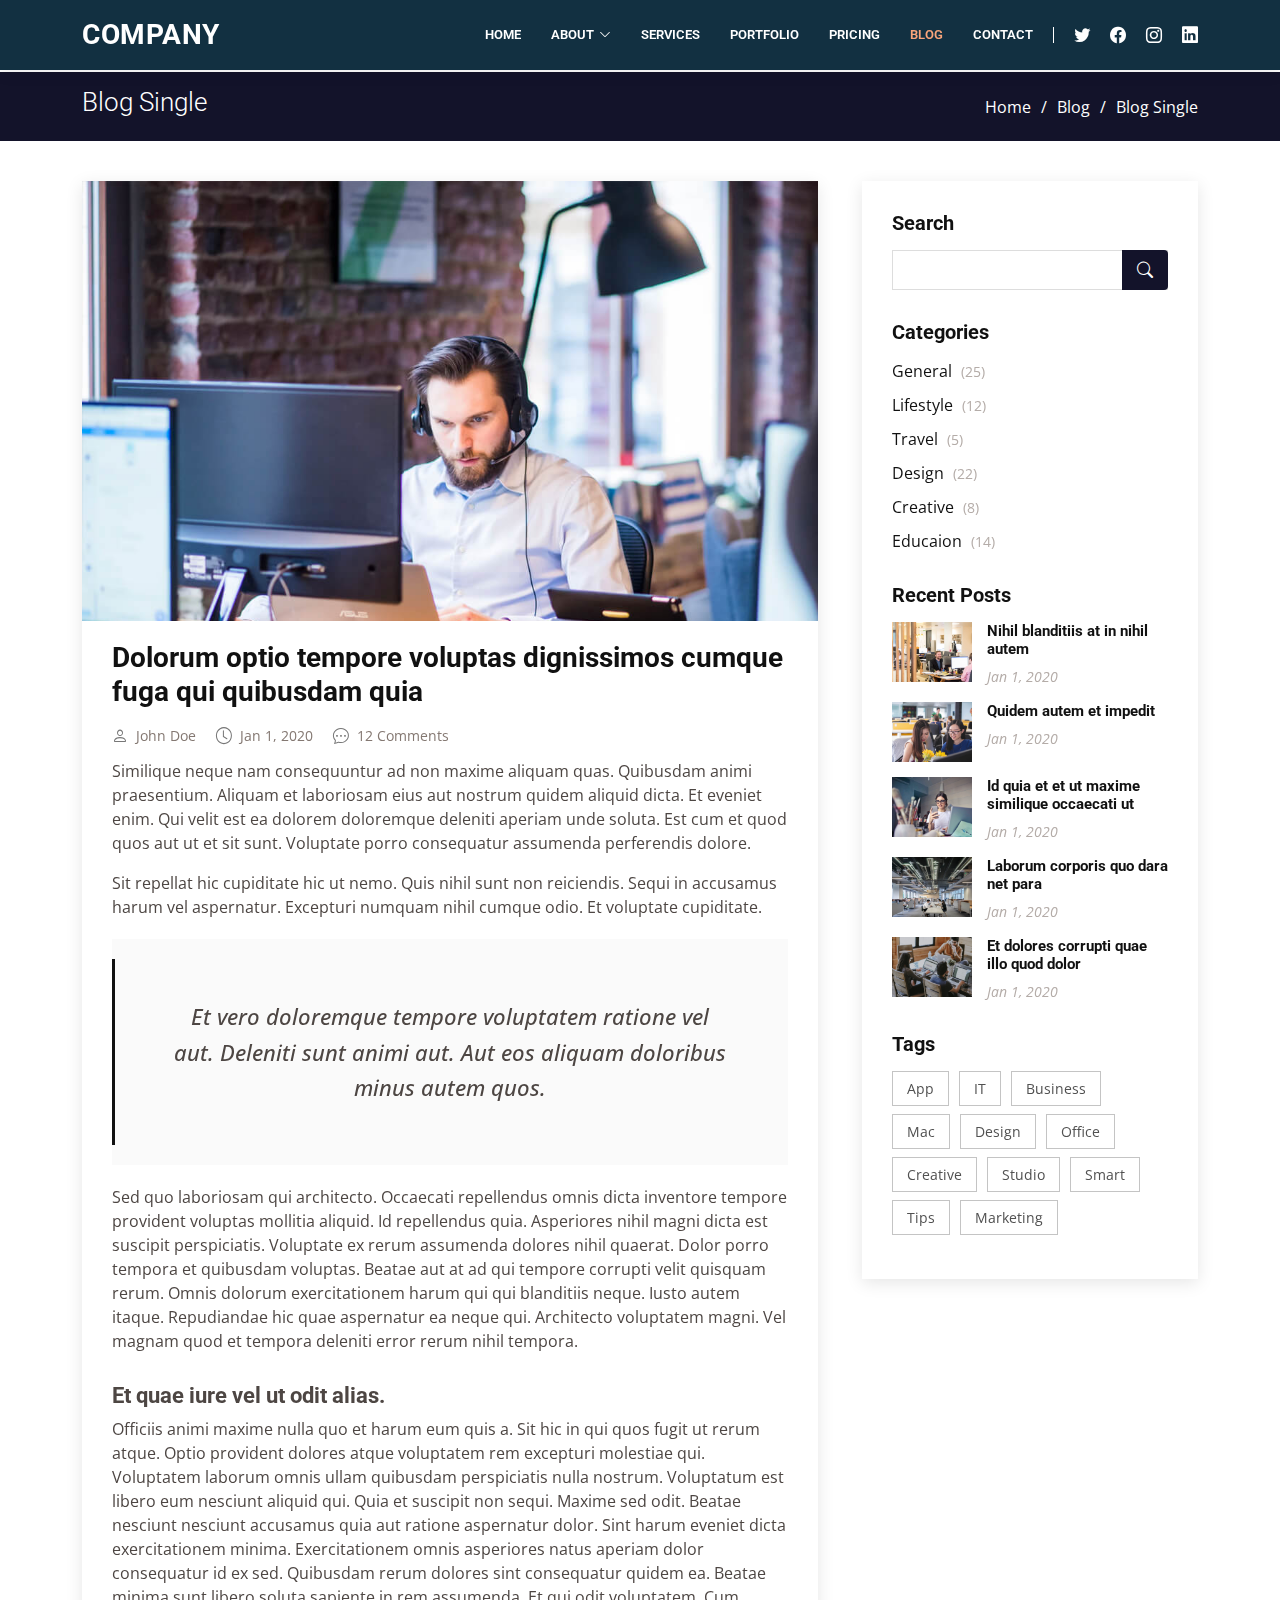
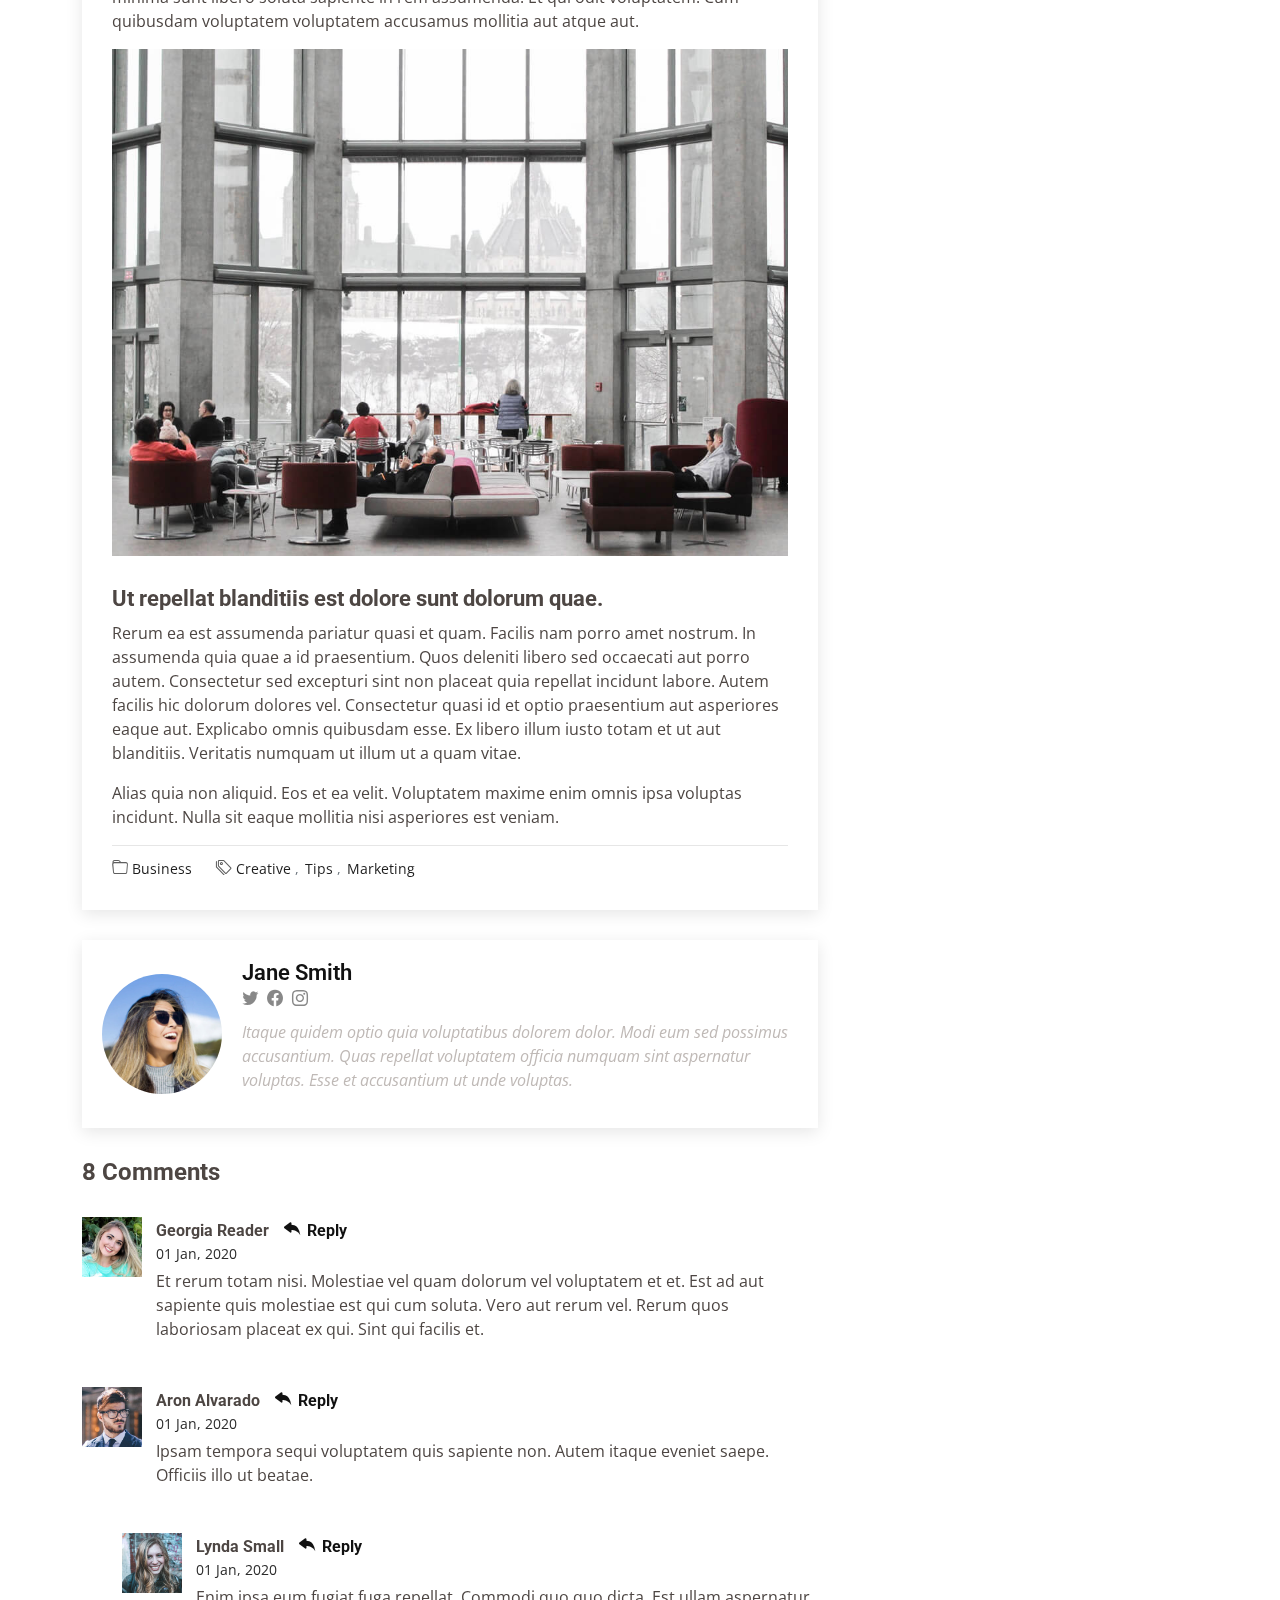
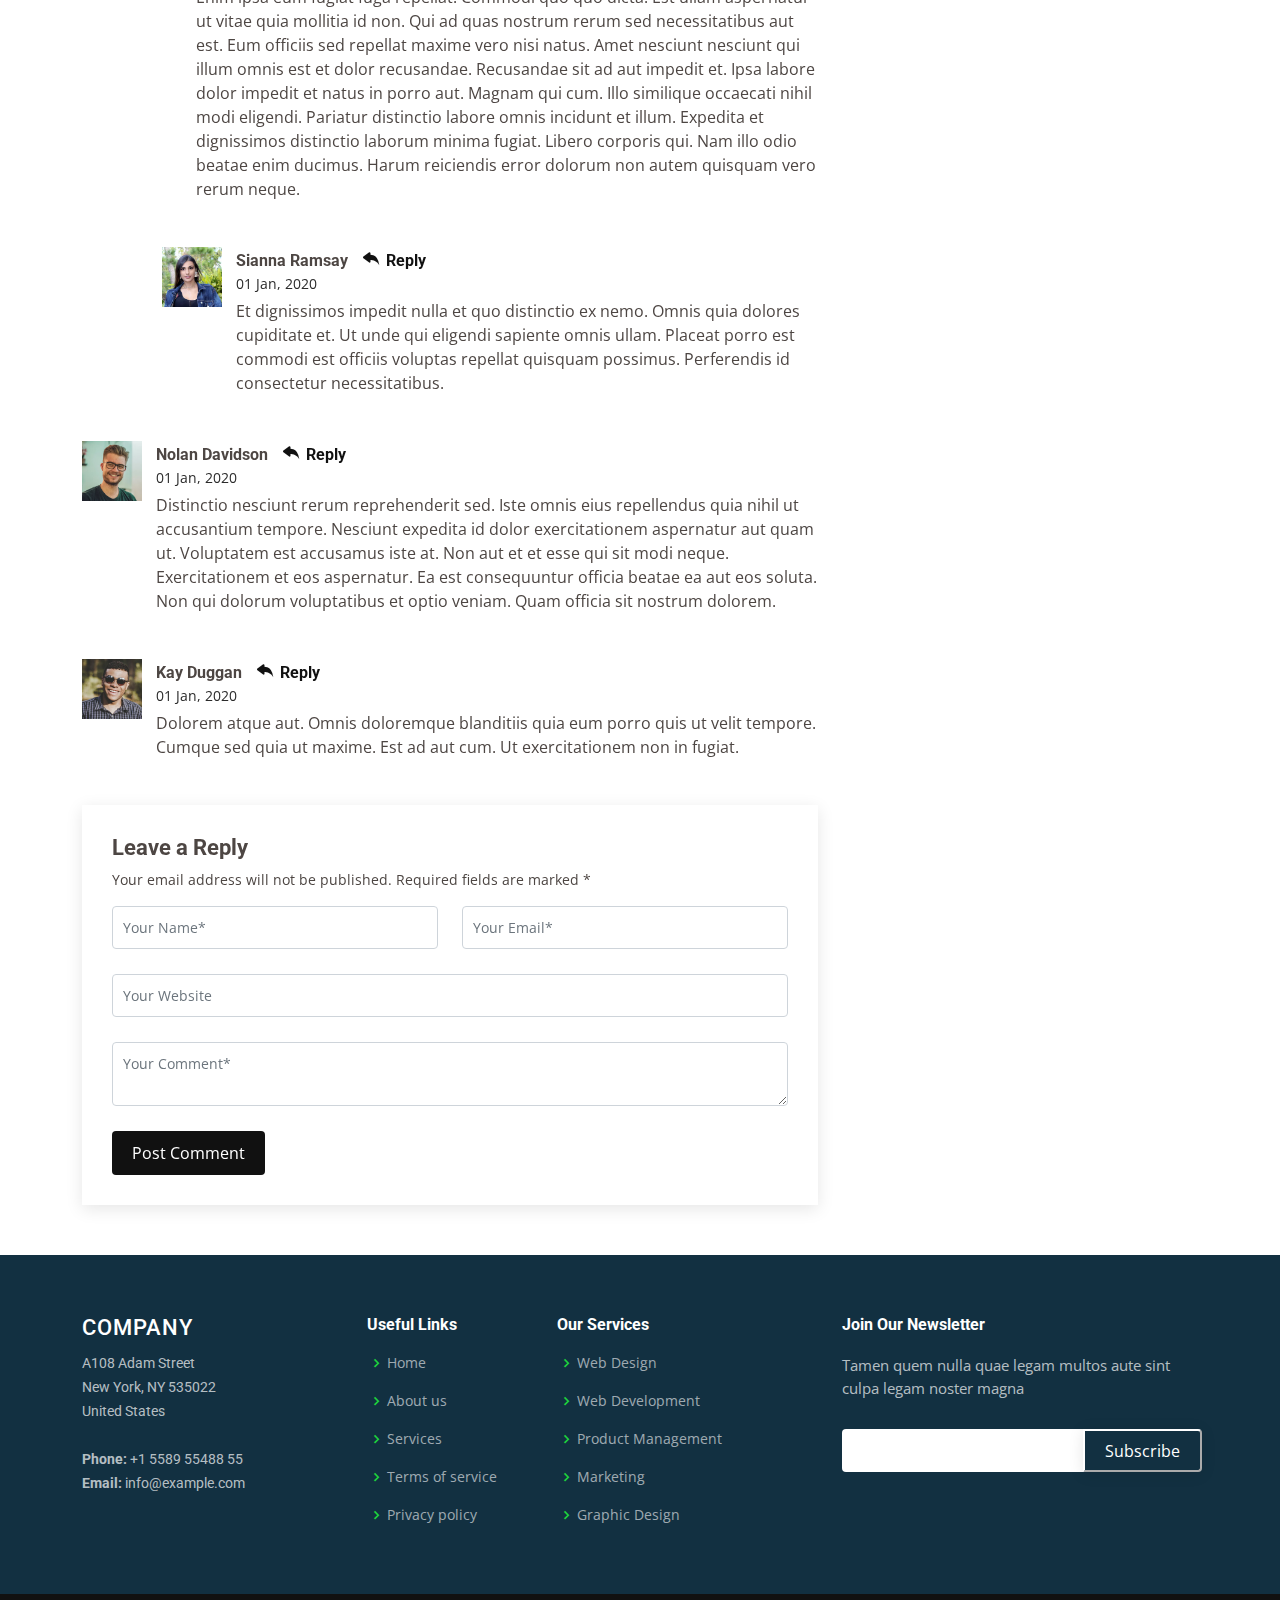
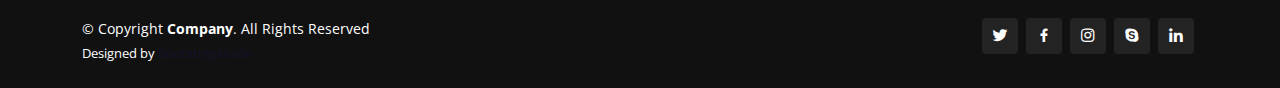
<file: blog-single.html>
<!DOCTYPE html>
<html lang="en">

<head>
  <meta charset="utf-8">
  <meta content="width=device-width, initial-scale=1.0" name="viewport">

  <title>Blog Single - Company Bootstrap Template</title>
  <meta content="" name="description">
  <meta content="" name="keywords">

  <!-- Favicons -->
  <link href="assets/img/favicon.png" rel="icon">
  <link href="assets/img/apple-touch-icon.png" rel="apple-touch-icon">

  <!-- Google Fonts -->
  <link href="https://fonts.googleapis.com/css?family=Open+Sans:300,300i,400,400i,600,600i,700,700i|Roboto:300,300i,400,400i,500,500i,600,600i,700,700i|Poppins:300,300i,400,400i,500,500i,600,600i,700,700i" rel="stylesheet">

  <!-- Vendor CSS Files -->
  <link href="assets/vendor/animate.css/animate.min.css" rel="stylesheet">
  <link href="assets/vendor/aos/aos.css" rel="stylesheet">
  <link href="assets/vendor/bootstrap/css/bootstrap.min.css" rel="stylesheet">
  <link href="assets/vendor/bootstrap-icons/bootstrap-icons.css" rel="stylesheet">
  <link href="assets/vendor/boxicons/css/boxicons.min.css" rel="stylesheet">
  <link href="assets/vendor/glightbox/css/glightbox.min.css" rel="stylesheet">
  <link href="assets/vendor/remixicon/remixicon.css" rel="stylesheet">
  <link href="assets/vendor/swiper/swiper-bundle.min.css" rel="stylesheet">

  <!-- Template Main CSS File -->
  <link href="assets/css/style.css" rel="stylesheet">

  <!-- =======================================================
  * Template Name: Company - v4.3.0
  * Template URL: https://bootstrapmade.com/company-free-html-bootstrap-template/
  * Author: BootstrapMade.com
  * License: https://bootstrapmade.com/license/
  ======================================================== -->
</head>

<body>

  <!-- ======= Header ======= -->
  <header id="header" class="fixed-top">
    <div class="container d-flex align-items-center">

      <h1 class="logo me-auto"><a href="index.html"><span>Com</span>pany</a></h1>
      <!-- Uncomment below if you prefer to use an image logo -->
      <!-- <a href="index.html" class="logo me-auto me-lg-0"><img src="assets/img/logo.png" alt="" class="img-fluid"></a>-->

      <nav id="navbar" class="navbar order-last order-lg-0">
        <ul>
          <li><a href="index.html">Home</a></li>

          <li class="dropdown"><a href="#"><span>About</span> <i class="bi bi-chevron-down"></i></a>
            <ul>
              <li><a href="about.html">About Us</a></li>
              <li><a href="team.html">Team</a></li>
              <li><a href="testimonials.html">Testimonials</a></li>
              <li class="dropdown"><a href="#"><span>Deep Drop Down</span> <i class="bi bi-chevron-right"></i></a>
                <ul>
                  <li><a href="#">Deep Drop Down 1</a></li>
                  <li><a href="#">Deep Drop Down 2</a></li>
                  <li><a href="#">Deep Drop Down 3</a></li>
                  <li><a href="#">Deep Drop Down 4</a></li>
                  <li><a href="#">Deep Drop Down 5</a></li>
                </ul>
              </li>
            </ul>
          </li>

          <li><a href="services.html">Services</a></li>
          <li><a href="portfolio.html">Portfolio</a></li>
          <li><a href="pricing.html">Pricing</a></li>
          <li><a href="blog.html" class="active">Blog</a></li>
          <li><a href="contact.html">Contact</a></li>

        </ul>
        <i class="bi bi-list mobile-nav-toggle"></i>
      </nav><!-- .navbar -->

      <div class="header-social-links d-flex">
        <a href="#" class="twitter"><i class="bu bi-twitter"></i></a>
        <a href="#" class="facebook"><i class="bu bi-facebook"></i></a>
        <a href="#" class="instagram"><i class="bu bi-instagram"></i></a>
        <a href="#" class="linkedin"><i class="bu bi-linkedin"></i></i></a>
      </div>

    </div>
  </header><!-- End Header -->

  <main id="main">

    <!-- ======= Breadcrumbs ======= -->
    <section id="breadcrumbs" class="breadcrumbs">
      <div class="container">

        <div class="d-flex justify-content-between align-items-center">
          <h2>Blog Single</h2>
          <ol>
            <li><a href="index.html">Home</a></li>
            <li><a href="blog.html">Blog</a></li>
            <li>Blog Single</li>
          </ol>
        </div>

      </div>
    </section><!-- End Breadcrumbs -->

    <!-- ======= Blog Single Section ======= -->
    <section id="blog" class="blog">
      <div class="container" data-aos="fade-up">

        <div class="row">

          <div class="col-lg-8 entries">

            <article class="entry entry-single">

              <div class="entry-img">
                <img src="assets/img/blog/blog-1.jpg" alt="" class="img-fluid">
              </div>

              <h2 class="entry-title">
                <a href="blog-single.html">Dolorum optio tempore voluptas dignissimos cumque fuga qui quibusdam quia</a>
              </h2>

              <div class="entry-meta">
                <ul>
                  <li class="d-flex align-items-center"><i class="bi bi-person"></i> <a href="blog-single.html">John Doe</a></li>
                  <li class="d-flex align-items-center"><i class="bi bi-clock"></i> <a href="blog-single.html"><time datetime="2020-01-01">Jan 1, 2020</time></a></li>
                  <li class="d-flex align-items-center"><i class="bi bi-chat-dots"></i> <a href="blog-single.html">12 Comments</a></li>
                </ul>
              </div>

              <div class="entry-content">
                <p>
                  Similique neque nam consequuntur ad non maxime aliquam quas. Quibusdam animi praesentium. Aliquam et laboriosam eius aut nostrum quidem aliquid dicta.
                  Et eveniet enim. Qui velit est ea dolorem doloremque deleniti aperiam unde soluta. Est cum et quod quos aut ut et sit sunt. Voluptate porro consequatur assumenda perferendis dolore.
                </p>

                <p>
                  Sit repellat hic cupiditate hic ut nemo. Quis nihil sunt non reiciendis. Sequi in accusamus harum vel aspernatur. Excepturi numquam nihil cumque odio. Et voluptate cupiditate.
                </p>

                <blockquote>
                  <p>
                    Et vero doloremque tempore voluptatem ratione vel aut. Deleniti sunt animi aut. Aut eos aliquam doloribus minus autem quos.
                  </p>
                </blockquote>

                <p>
                  Sed quo laboriosam qui architecto. Occaecati repellendus omnis dicta inventore tempore provident voluptas mollitia aliquid. Id repellendus quia. Asperiores nihil magni dicta est suscipit perspiciatis. Voluptate ex rerum assumenda dolores nihil quaerat.
                  Dolor porro tempora et quibusdam voluptas. Beatae aut at ad qui tempore corrupti velit quisquam rerum. Omnis dolorum exercitationem harum qui qui blanditiis neque.
                  Iusto autem itaque. Repudiandae hic quae aspernatur ea neque qui. Architecto voluptatem magni. Vel magnam quod et tempora deleniti error rerum nihil tempora.
                </p>

                <h3>Et quae iure vel ut odit alias.</h3>
                <p>
                  Officiis animi maxime nulla quo et harum eum quis a. Sit hic in qui quos fugit ut rerum atque. Optio provident dolores atque voluptatem rem excepturi molestiae qui. Voluptatem laborum omnis ullam quibusdam perspiciatis nulla nostrum. Voluptatum est libero eum nesciunt aliquid qui.
                  Quia et suscipit non sequi. Maxime sed odit. Beatae nesciunt nesciunt accusamus quia aut ratione aspernatur dolor. Sint harum eveniet dicta exercitationem minima. Exercitationem omnis asperiores natus aperiam dolor consequatur id ex sed. Quibusdam rerum dolores sint consequatur quidem ea.
                  Beatae minima sunt libero soluta sapiente in rem assumenda. Et qui odit voluptatem. Cum quibusdam voluptatem voluptatem accusamus mollitia aut atque aut.
                </p>
                <img src="assets/img/blog/blog-inside-post.jpg" class="img-fluid" alt="">

                <h3>Ut repellat blanditiis est dolore sunt dolorum quae.</h3>
                <p>
                  Rerum ea est assumenda pariatur quasi et quam. Facilis nam porro amet nostrum. In assumenda quia quae a id praesentium. Quos deleniti libero sed occaecati aut porro autem. Consectetur sed excepturi sint non placeat quia repellat incidunt labore. Autem facilis hic dolorum dolores vel.
                  Consectetur quasi id et optio praesentium aut asperiores eaque aut. Explicabo omnis quibusdam esse. Ex libero illum iusto totam et ut aut blanditiis. Veritatis numquam ut illum ut a quam vitae.
                </p>
                <p>
                  Alias quia non aliquid. Eos et ea velit. Voluptatem maxime enim omnis ipsa voluptas incidunt. Nulla sit eaque mollitia nisi asperiores est veniam.
                </p>

              </div>

              <div class="entry-footer">
                <i class="bi bi-folder"></i>
                <ul class="cats">
                  <li><a href="#">Business</a></li>
                </ul>

                <i class="bi bi-tags"></i>
                <ul class="tags">
                  <li><a href="#">Creative</a></li>
                  <li><a href="#">Tips</a></li>
                  <li><a href="#">Marketing</a></li>
                </ul>
              </div>

            </article><!-- End blog entry -->

            <div class="blog-author d-flex align-items-center">
              <img src="assets/img/blog/blog-author.jpg" class="rounded-circle float-left" alt="">
              <div>
                <h4>Jane Smith</h4>
                <div class="social-links">
                  <a href="https://twitters.com/#"><i class="bi bi-twitter"></i></a>
                  <a href="https://facebook.com/#"><i class="bi bi-facebook"></i></a>
                  <a href="https://instagram.com/#"><i class="biu bi-instagram"></i></a>
                </div>
                <p>
                  Itaque quidem optio quia voluptatibus dolorem dolor. Modi eum sed possimus accusantium. Quas repellat voluptatem officia numquam sint aspernatur voluptas. Esse et accusantium ut unde voluptas.
                </p>
              </div>
            </div><!-- End blog author bio -->

            <div class="blog-comments">

              <h4 class="comments-count">8 Comments</h4>

              <div id="comment-1" class="comment">
                <div class="d-flex">
                  <div class="comment-img"><img src="assets/img/blog/comments-1.jpg" alt=""></div>
                  <div>
                    <h5><a href="">Georgia Reader</a> <a href="#" class="reply"><i class="bi bi-reply-fill"></i> Reply</a></h5>
                    <time datetime="2020-01-01">01 Jan, 2020</time>
                    <p>
                      Et rerum totam nisi. Molestiae vel quam dolorum vel voluptatem et et. Est ad aut sapiente quis molestiae est qui cum soluta.
                      Vero aut rerum vel. Rerum quos laboriosam placeat ex qui. Sint qui facilis et.
                    </p>
                  </div>
                </div>
              </div><!-- End comment #1 -->

              <div id="comment-2" class="comment">
                <div class="d-flex">
                  <div class="comment-img"><img src="assets/img/blog/comments-2.jpg" alt=""></div>
                  <div>
                    <h5><a href="">Aron Alvarado</a> <a href="#" class="reply"><i class="bi bi-reply-fill"></i> Reply</a></h5>
                    <time datetime="2020-01-01">01 Jan, 2020</time>
                    <p>
                      Ipsam tempora sequi voluptatem quis sapiente non. Autem itaque eveniet saepe. Officiis illo ut beatae.
                    </p>
                  </div>
                </div>

                <div id="comment-reply-1" class="comment comment-reply">
                  <div class="d-flex">
                    <div class="comment-img"><img src="assets/img/blog/comments-3.jpg" alt=""></div>
                    <div>
                      <h5><a href="">Lynda Small</a> <a href="#" class="reply"><i class="bi bi-reply-fill"></i> Reply</a></h5>
                      <time datetime="2020-01-01">01 Jan, 2020</time>
                      <p>
                        Enim ipsa eum fugiat fuga repellat. Commodi quo quo dicta. Est ullam aspernatur ut vitae quia mollitia id non. Qui ad quas nostrum rerum sed necessitatibus aut est. Eum officiis sed repellat maxime vero nisi natus. Amet nesciunt nesciunt qui illum omnis est et dolor recusandae.

                        Recusandae sit ad aut impedit et. Ipsa labore dolor impedit et natus in porro aut. Magnam qui cum. Illo similique occaecati nihil modi eligendi. Pariatur distinctio labore omnis incidunt et illum. Expedita et dignissimos distinctio laborum minima fugiat.

                        Libero corporis qui. Nam illo odio beatae enim ducimus. Harum reiciendis error dolorum non autem quisquam vero rerum neque.
                      </p>
                    </div>
                  </div>

                  <div id="comment-reply-2" class="comment comment-reply">
                    <div class="d-flex">
                      <div class="comment-img"><img src="assets/img/blog/comments-4.jpg" alt=""></div>
                      <div>
                        <h5><a href="">Sianna Ramsay</a> <a href="#" class="reply"><i class="bi bi-reply-fill"></i> Reply</a></h5>
                        <time datetime="2020-01-01">01 Jan, 2020</time>
                        <p>
                          Et dignissimos impedit nulla et quo distinctio ex nemo. Omnis quia dolores cupiditate et. Ut unde qui eligendi sapiente omnis ullam. Placeat porro est commodi est officiis voluptas repellat quisquam possimus. Perferendis id consectetur necessitatibus.
                        </p>
                      </div>
                    </div>

                  </div><!-- End comment reply #2-->

                </div><!-- End comment reply #1-->

              </div><!-- End comment #2-->

              <div id="comment-3" class="comment">
                <div class="d-flex">
                  <div class="comment-img"><img src="assets/img/blog/comments-5.jpg" alt=""></div>
                  <div>
                    <h5><a href="">Nolan Davidson</a> <a href="#" class="reply"><i class="bi bi-reply-fill"></i> Reply</a></h5>
                    <time datetime="2020-01-01">01 Jan, 2020</time>
                    <p>
                      Distinctio nesciunt rerum reprehenderit sed. Iste omnis eius repellendus quia nihil ut accusantium tempore. Nesciunt expedita id dolor exercitationem aspernatur aut quam ut. Voluptatem est accusamus iste at.
                      Non aut et et esse qui sit modi neque. Exercitationem et eos aspernatur. Ea est consequuntur officia beatae ea aut eos soluta. Non qui dolorum voluptatibus et optio veniam. Quam officia sit nostrum dolorem.
                    </p>
                  </div>
                </div>

              </div><!-- End comment #3 -->

              <div id="comment-4" class="comment">
                <div class="d-flex">
                  <div class="comment-img"><img src="assets/img/blog/comments-6.jpg" alt=""></div>
                  <div>
                    <h5><a href="">Kay Duggan</a> <a href="#" class="reply"><i class="bi bi-reply-fill"></i> Reply</a></h5>
                    <time datetime="2020-01-01">01 Jan, 2020</time>
                    <p>
                      Dolorem atque aut. Omnis doloremque blanditiis quia eum porro quis ut velit tempore. Cumque sed quia ut maxime. Est ad aut cum. Ut exercitationem non in fugiat.
                    </p>
                  </div>
                </div>

              </div><!-- End comment #4 -->

              <div class="reply-form">
                <h4>Leave a Reply</h4>
                <p>Your email address will not be published. Required fields are marked * </p>
                <form action="">
                  <div class="row">
                    <div class="col-md-6 form-group">
                      <input name="name" type="text" class="form-control" placeholder="Your Name*">
                    </div>
                    <div class="col-md-6 form-group">
                      <input name="email" type="text" class="form-control" placeholder="Your Email*">
                    </div>
                  </div>
                  <div class="row">
                    <div class="col form-group">
                      <input name="website" type="text" class="form-control" placeholder="Your Website">
                    </div>
                  </div>
                  <div class="row">
                    <div class="col form-group">
                      <textarea name="comment" class="form-control" placeholder="Your Comment*"></textarea>
                    </div>
                  </div>
                  <button type="submit" class="btn btn-primary">Post Comment</button>

                </form>

              </div>

            </div><!-- End blog comments -->

          </div><!-- End blog entries list -->

          <div class="col-lg-4">

            <div class="sidebar">

              <h3 class="sidebar-title">Search</h3>
              <div class="sidebar-item search-form">
                <form action="">
                  <input type="text">
                  <button type="submit"><i class="bi bi-search"></i></button>
                </form>
              </div><!-- End sidebar search formn-->

              <h3 class="sidebar-title">Categories</h3>
              <div class="sidebar-item categories">
                <ul>
                  <li><a href="#">General <span>(25)</span></a></li>
                  <li><a href="#">Lifestyle <span>(12)</span></a></li>
                  <li><a href="#">Travel <span>(5)</span></a></li>
                  <li><a href="#">Design <span>(22)</span></a></li>
                  <li><a href="#">Creative <span>(8)</span></a></li>
                  <li><a href="#">Educaion <span>(14)</span></a></li>
                </ul>
              </div><!-- End sidebar categories-->

              <h3 class="sidebar-title">Recent Posts</h3>
              <div class="sidebar-item recent-posts">
                <div class="post-item clearfix">
                  <img src="assets/img/blog/blog-recent-1.jpg" alt="">
                  <h4><a href="blog-single.html">Nihil blanditiis at in nihil autem</a></h4>
                  <time datetime="2020-01-01">Jan 1, 2020</time>
                </div>

                <div class="post-item clearfix">
                  <img src="assets/img/blog/blog-recent-2.jpg" alt="">
                  <h4><a href="blog-single.html">Quidem autem et impedit</a></h4>
                  <time datetime="2020-01-01">Jan 1, 2020</time>
                </div>

                <div class="post-item clearfix">
                  <img src="assets/img/blog/blog-recent-3.jpg" alt="">
                  <h4><a href="blog-single.html">Id quia et et ut maxime similique occaecati ut</a></h4>
                  <time datetime="2020-01-01">Jan 1, 2020</time>
                </div>

                <div class="post-item clearfix">
                  <img src="assets/img/blog/blog-recent-4.jpg" alt="">
                  <h4><a href="blog-single.html">Laborum corporis quo dara net para</a></h4>
                  <time datetime="2020-01-01">Jan 1, 2020</time>
                </div>

                <div class="post-item clearfix">
                  <img src="assets/img/blog/blog-recent-5.jpg" alt="">
                  <h4><a href="blog-single.html">Et dolores corrupti quae illo quod dolor</a></h4>
                  <time datetime="2020-01-01">Jan 1, 2020</time>
                </div>

              </div><!-- End sidebar recent posts-->

              <h3 class="sidebar-title">Tags</h3>
              <div class="sidebar-item tags">
                <ul>
                  <li><a href="#">App</a></li>
                  <li><a href="#">IT</a></li>
                  <li><a href="#">Business</a></li>
                  <li><a href="#">Mac</a></li>
                  <li><a href="#">Design</a></li>
                  <li><a href="#">Office</a></li>
                  <li><a href="#">Creative</a></li>
                  <li><a href="#">Studio</a></li>
                  <li><a href="#">Smart</a></li>
                  <li><a href="#">Tips</a></li>
                  <li><a href="#">Marketing</a></li>
                </ul>
              </div><!-- End sidebar tags-->

            </div><!-- End sidebar -->

          </div><!-- End blog sidebar -->

        </div>

      </div>
    </section><!-- End Blog Single Section -->

  </main><!-- End #main -->

  <!-- ======= Footer ======= -->
  <footer id="footer">

    <div class="footer-top">
      <div class="container">
        <div class="row">

          <div class="col-lg-3 col-md-6 footer-contact">
            <h3>Company</h3>
            <p>
              A108 Adam Street <br>
              New York, NY 535022<br>
              United States <br><br>
              <strong>Phone:</strong> +1 5589 55488 55<br>
              <strong>Email:</strong> info@example.com<br>
            </p>
          </div>

          <div class="col-lg-2 col-md-6 footer-links">
            <h4>Useful Links</h4>
            <ul>
              <li><i class="bx bx-chevron-right"></i> <a href="#">Home</a></li>
              <li><i class="bx bx-chevron-right"></i> <a href="#">About us</a></li>
              <li><i class="bx bx-chevron-right"></i> <a href="#">Services</a></li>
              <li><i class="bx bx-chevron-right"></i> <a href="#">Terms of service</a></li>
              <li><i class="bx bx-chevron-right"></i> <a href="#">Privacy policy</a></li>
            </ul>
          </div>

          <div class="col-lg-3 col-md-6 footer-links">
            <h4>Our Services</h4>
            <ul>
              <li><i class="bx bx-chevron-right"></i> <a href="#">Web Design</a></li>
              <li><i class="bx bx-chevron-right"></i> <a href="#">Web Development</a></li>
              <li><i class="bx bx-chevron-right"></i> <a href="#">Product Management</a></li>
              <li><i class="bx bx-chevron-right"></i> <a href="#">Marketing</a></li>
              <li><i class="bx bx-chevron-right"></i> <a href="#">Graphic Design</a></li>
            </ul>
          </div>

          <div class="col-lg-4 col-md-6 footer-newsletter">
            <h4>Join Our Newsletter</h4>
            <p>Tamen quem nulla quae legam multos aute sint culpa legam noster magna</p>
            <form action="" method="post">
              <input type="email" name="email"><input type="submit" value="Subscribe">
            </form>
          </div>

        </div>
      </div>
    </div>

    <div class="container d-md-flex py-4">

      <div class="me-md-auto text-center text-md-start">
        <div class="copyright">
          &copy; Copyright <strong><span>Company</span></strong>. All Rights Reserved
        </div>
        <div class="credits">
          <!-- All the links in the footer should remain intact. -->
          <!-- You can delete the links only if you purchased the pro version. -->
          <!-- Licensing information: https://bootstrapmade.com/license/ -->
          <!-- Purchase the pro version with working PHP/AJAX contact form: https://bootstrapmade.com/company-free-html-bootstrap-template/ -->
          Designed by <a href="https://bootstrapmade.com/">BootstrapMade</a>
        </div>
      </div>
      <div class="social-links text-center text-md-right pt-3 pt-md-0">
        <a href="#" class="twitter"><i class="bx bxl-twitter"></i></a>
        <a href="#" class="facebook"><i class="bx bxl-facebook"></i></a>
        <a href="#" class="instagram"><i class="bx bxl-instagram"></i></a>
        <a href="#" class="google-plus"><i class="bx bxl-skype"></i></a>
        <a href="#" class="linkedin"><i class="bx bxl-linkedin"></i></a>
      </div>
    </div>
  </footer><!-- End Footer -->

  <a href="#" class="back-to-top d-flex align-items-center justify-content-center"><i class="bi bi-arrow-up-short"></i></a>

  <!-- Vendor JS Files -->
  <script src="assets/vendor/aos/aos.js"></script>
  <script src="assets/vendor/bootstrap/js/bootstrap.bundle.min.js"></script>
  <script src="assets/vendor/glightbox/js/glightbox.min.js"></script>
  <script src="assets/vendor/isotope-layout/isotope.pkgd.min.js"></script>
  <script src="assets/vendor/php-email-form/validate.js"></script>
  <script src="assets/vendor/swiper/swiper-bundle.min.js"></script>
  <script src="assets/vendor/waypoints/noframework.waypoints.js"></script>

  <!-- Template Main JS File -->
  <script src="assets/js/main.js"></script>

</body>

</html>
</file>
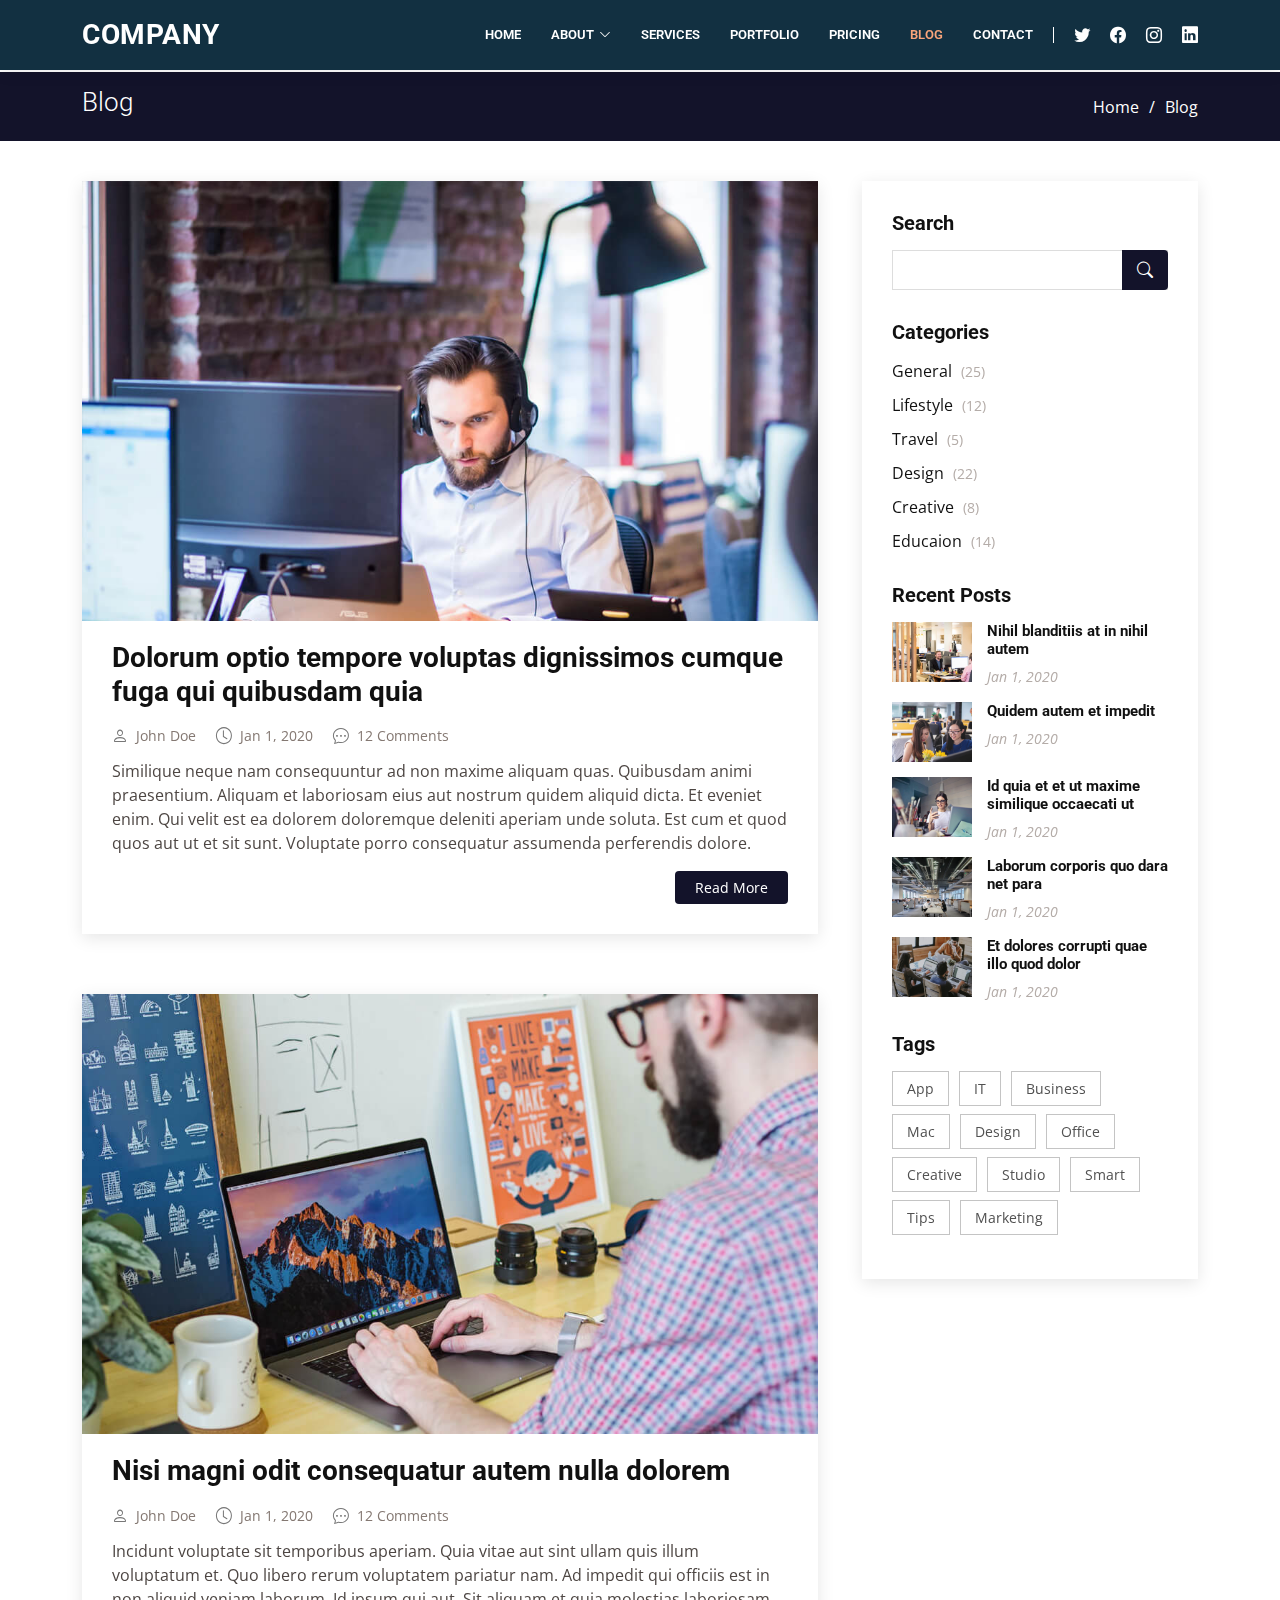
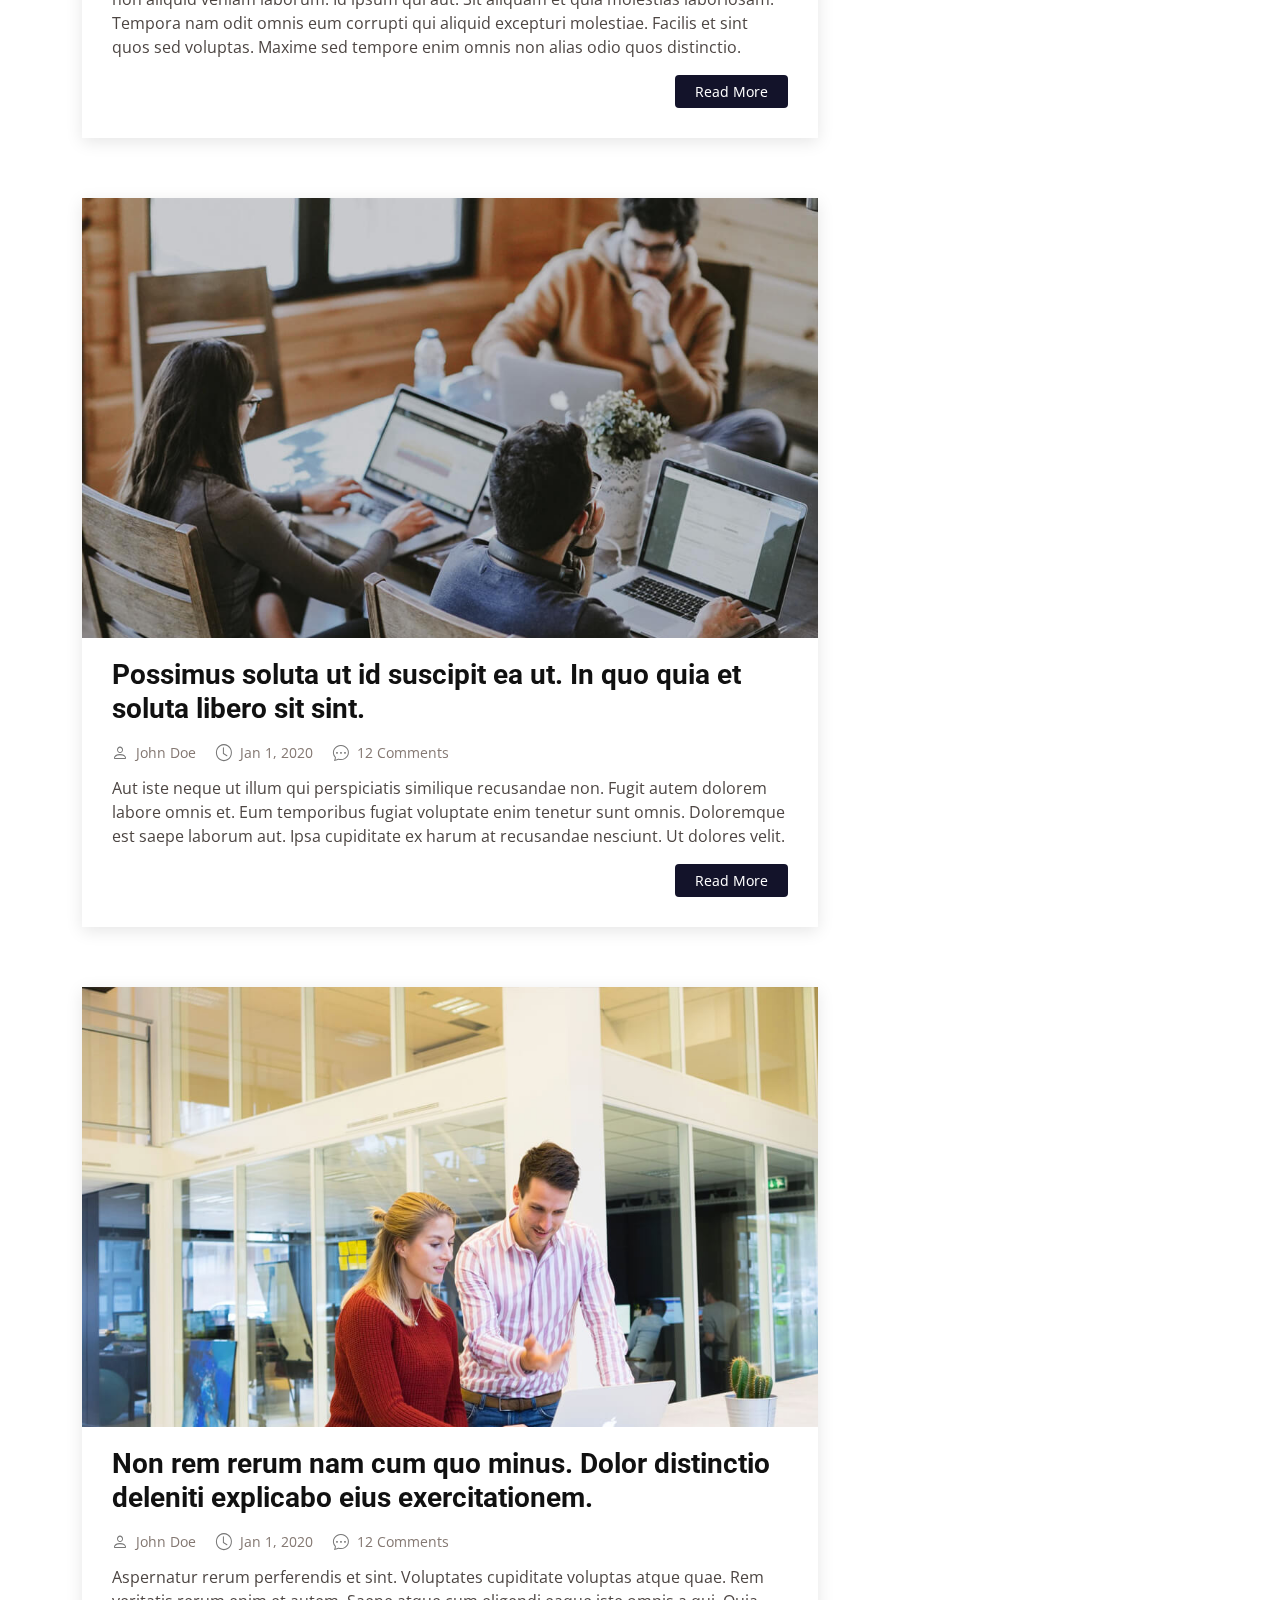
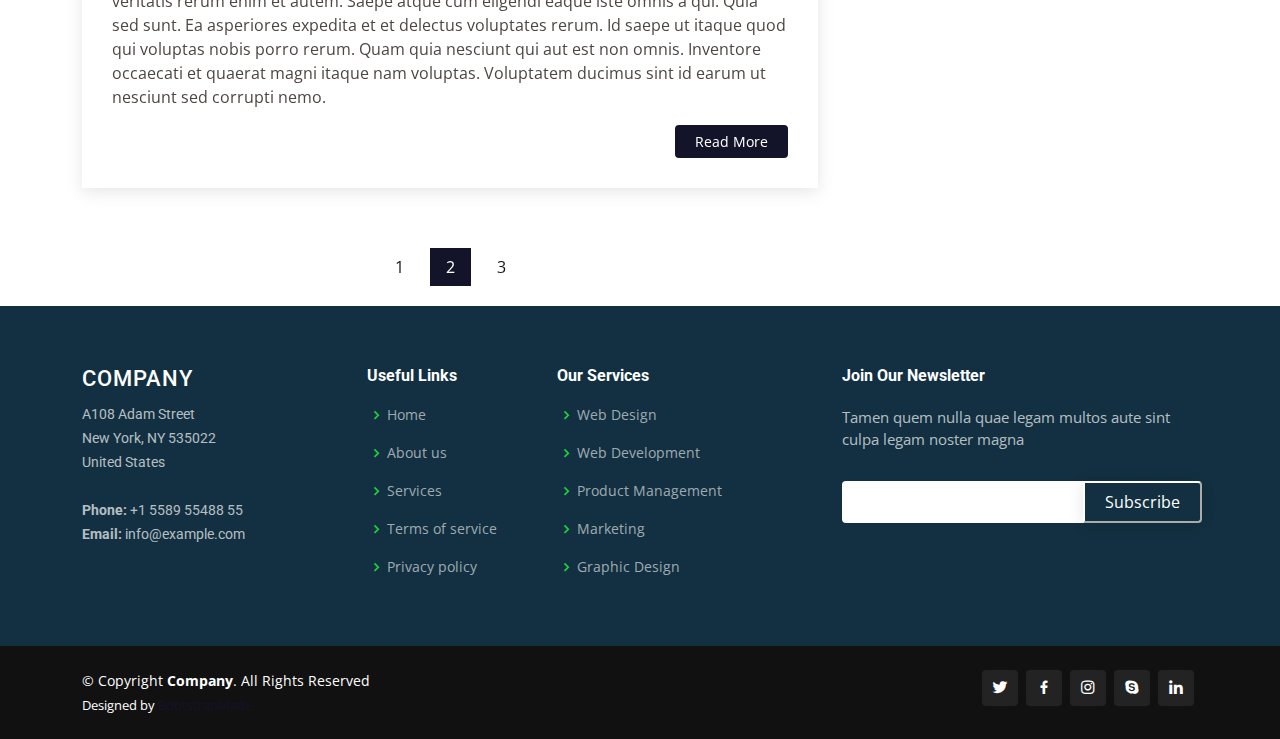
<file: blog.html>
<!DOCTYPE html>
<html lang="en">

<head>
  <meta charset="utf-8">
  <meta content="width=device-width, initial-scale=1.0" name="viewport">

  <title>Blog - Company Bootstrap Template</title>
  <meta content="" name="description">
  <meta content="" name="keywords">

  <!-- Favicons -->
  <link href="assets/img/favicon.png" rel="icon">
  <link href="assets/img/apple-touch-icon.png" rel="apple-touch-icon">

  <!-- Google Fonts -->
  <link href="https://fonts.googleapis.com/css?family=Open+Sans:300,300i,400,400i,600,600i,700,700i|Roboto:300,300i,400,400i,500,500i,600,600i,700,700i|Poppins:300,300i,400,400i,500,500i,600,600i,700,700i" rel="stylesheet">

  <!-- Vendor CSS Files -->
  <link href="assets/vendor/animate.css/animate.min.css" rel="stylesheet">
  <link href="assets/vendor/aos/aos.css" rel="stylesheet">
  <link href="assets/vendor/bootstrap/css/bootstrap.min.css" rel="stylesheet">
  <link href="assets/vendor/bootstrap-icons/bootstrap-icons.css" rel="stylesheet">
  <link href="assets/vendor/boxicons/css/boxicons.min.css" rel="stylesheet">
  <link href="assets/vendor/glightbox/css/glightbox.min.css" rel="stylesheet">
  <link href="assets/vendor/remixicon/remixicon.css" rel="stylesheet">
  <link href="assets/vendor/swiper/swiper-bundle.min.css" rel="stylesheet">

  <!-- Template Main CSS File -->
  <link href="assets/css/style.css" rel="stylesheet">

  <!-- =======================================================
  * Template Name: Company - v4.3.0
  * Template URL: https://bootstrapmade.com/company-free-html-bootstrap-template/
  * Author: BootstrapMade.com
  * License: https://bootstrapmade.com/license/
  ======================================================== -->
</head>

<body>

  <!-- ======= Header ======= -->
  <header id="header" class="fixed-top">
    <div class="container d-flex align-items-center">

      <h1 class="logo me-auto"><a href="index.html"><span>Com</span>pany</a></h1>
      <!-- Uncomment below if you prefer to use an image logo -->
      <!-- <a href="index.html" class="logo me-auto me-lg-0"><img src="assets/img/logo.png" alt="" class="img-fluid"></a>-->

      <nav id="navbar" class="navbar order-last order-lg-0">
        <ul>
          <li><a href="index.html">Home</a></li>

          <li class="dropdown"><a href="#"><span>About</span> <i class="bi bi-chevron-down"></i></a>
            <ul>
              <li><a href="about.html">About Us</a></li>
              <li><a href="team.html">Team</a></li>
              <li><a href="testimonials.html">Testimonials</a></li>
              <li class="dropdown"><a href="#"><span>Deep Drop Down</span> <i class="bi bi-chevron-right"></i></a>
                <ul>
                  <li><a href="#">Deep Drop Down 1</a></li>
                  <li><a href="#">Deep Drop Down 2</a></li>
                  <li><a href="#">Deep Drop Down 3</a></li>
                  <li><a href="#">Deep Drop Down 4</a></li>
                  <li><a href="#">Deep Drop Down 5</a></li>
                </ul>
              </li>
            </ul>
          </li>

          <li><a href="services.html">Services</a></li>
          <li><a href="portfolio.html">Portfolio</a></li>
          <li><a href="pricing.html">Pricing</a></li>
          <li><a href="blog.html" class="active">Blog</a></li>
          <li><a href="contact.html">Contact</a></li>

        </ul>
        <i class="bi bi-list mobile-nav-toggle"></i>
      </nav><!-- .navbar -->

      <div class="header-social-links d-flex">
        <a href="#" class="twitter"><i class="bu bi-twitter"></i></a>
        <a href="#" class="facebook"><i class="bu bi-facebook"></i></a>
        <a href="#" class="instagram"><i class="bu bi-instagram"></i></a>
        <a href="#" class="linkedin"><i class="bu bi-linkedin"></i></i></a>
      </div>

    </div>
  </header><!-- End Header -->

  <main id="main">

    <!-- ======= Breadcrumbs ======= -->
    <section id="breadcrumbs" class="breadcrumbs">
      <div class="container">

        <div class="d-flex justify-content-between align-items-center">
          <h2>Blog</h2>
          <ol>
            <li><a href="index.html">Home</a></li>
            <li>Blog</li>
          </ol>
        </div>

      </div>
    </section><!-- End Breadcrumbs -->

    <!-- ======= Blog Section ======= -->
    <section id="blog" class="blog">
      <div class="container" data-aos="fade-up">

        <div class="row">

          <div class="col-lg-8 entries">

            <article class="entry">

              <div class="entry-img">
                <img src="assets/img/blog/blog-1.jpg" alt="" class="img-fluid">
              </div>

              <h2 class="entry-title">
                <a href="blog-single.html">Dolorum optio tempore voluptas dignissimos cumque fuga qui quibusdam quia</a>
              </h2>

              <div class="entry-meta">
                <ul>
                  <li class="d-flex align-items-center"><i class="bi bi-person"></i> <a href="blog-single.html">John Doe</a></li>
                  <li class="d-flex align-items-center"><i class="bi bi-clock"></i> <a href="blog-single.html"><time datetime="2020-01-01">Jan 1, 2020</time></a></li>
                  <li class="d-flex align-items-center"><i class="bi bi-chat-dots"></i> <a href="blog-single.html">12 Comments</a></li>
                </ul>
              </div>

              <div class="entry-content">
                <p>
                  Similique neque nam consequuntur ad non maxime aliquam quas. Quibusdam animi praesentium. Aliquam et laboriosam eius aut nostrum quidem aliquid dicta.
                  Et eveniet enim. Qui velit est ea dolorem doloremque deleniti aperiam unde soluta. Est cum et quod quos aut ut et sit sunt. Voluptate porro consequatur assumenda perferendis dolore.
                </p>
                <div class="read-more">
                  <a href="blog-single.html">Read More</a>
                </div>
              </div>

            </article><!-- End blog entry -->

            <article class="entry">

              <div class="entry-img">
                <img src="assets/img/blog/blog-2.jpg" alt="" class="img-fluid">
              </div>

              <h2 class="entry-title">
                <a href="blog-single.html">Nisi magni odit consequatur autem nulla dolorem</a>
              </h2>

              <div class="entry-meta">
                <ul>
                  <li class="d-flex align-items-center"><i class="bi bi-person"></i> <a href="blog-single.html">John Doe</a></li>
                  <li class="d-flex align-items-center"><i class="bi bi-clock"></i> <a href="blog-single.html"><time datetime="2020-01-01">Jan 1, 2020</time></a></li>
                  <li class="d-flex align-items-center"><i class="bi bi-chat-dots"></i> <a href="blog-single.html">12 Comments</a></li>
                </ul>
              </div>

              <div class="entry-content">
                <p>
                  Incidunt voluptate sit temporibus aperiam. Quia vitae aut sint ullam quis illum voluptatum et. Quo libero rerum voluptatem pariatur nam.
                  Ad impedit qui officiis est in non aliquid veniam laborum. Id ipsum qui aut. Sit aliquam et quia molestias laboriosam. Tempora nam odit omnis eum corrupti qui aliquid excepturi molestiae. Facilis et sint quos sed voluptas. Maxime sed tempore enim omnis non alias odio quos distinctio.
                </p>
                <div class="read-more">
                  <a href="blog-single.html">Read More</a>
                </div>
              </div>

            </article><!-- End blog entry -->

            <article class="entry">

              <div class="entry-img">
                <img src="assets/img/blog/blog-3.jpg" alt="" class="img-fluid">
              </div>

              <h2 class="entry-title">
                <a href="blog-single.html">Possimus soluta ut id suscipit ea ut. In quo quia et soluta libero sit sint.</a>
              </h2>

              <div class="entry-meta">
                <ul>
                  <li class="d-flex align-items-center"><i class="bi bi-person"></i> <a href="blog-single.html">John Doe</a></li>
                  <li class="d-flex align-items-center"><i class="bi bi-clock"></i> <a href="blog-single.html"><time datetime="2020-01-01">Jan 1, 2020</time></a></li>
                  <li class="d-flex align-items-center"><i class="bi bi-chat-dots"></i> <a href="blog-single.html">12 Comments</a></li>
                </ul>
              </div>

              <div class="entry-content">
                <p>
                  Aut iste neque ut illum qui perspiciatis similique recusandae non. Fugit autem dolorem labore omnis et. Eum temporibus fugiat voluptate enim tenetur sunt omnis.
                  Doloremque est saepe laborum aut. Ipsa cupiditate ex harum at recusandae nesciunt. Ut dolores velit.
                </p>
                <div class="read-more">
                  <a href="blog-single.html">Read More</a>
                </div>
              </div>

            </article><!-- End blog entry -->

            <article class="entry">

              <div class="entry-img">
                <img src="assets/img/blog/blog-4.jpg" alt="" class="img-fluid">
              </div>

              <h2 class="entry-title">
                <a href="blog-single.html">Non rem rerum nam cum quo minus. Dolor distinctio deleniti explicabo eius exercitationem.</a>
              </h2>

              <div class="entry-meta">
                <ul>
                  <li class="d-flex align-items-center"><i class="bi bi-person"></i> <a href="blog-single.html">John Doe</a></li>
                  <li class="d-flex align-items-center"><i class="bi bi-clock"></i> <a href="blog-single.html"><time datetime="2020-01-01">Jan 1, 2020</time></a></li>
                  <li class="d-flex align-items-center"><i class="bi bi-chat-dots"></i> <a href="blog-single.html">12 Comments</a></li>
                </ul>
              </div>

              <div class="entry-content">
                <p>
                  Aspernatur rerum perferendis et sint. Voluptates cupiditate voluptas atque quae. Rem veritatis rerum enim et autem. Saepe atque cum eligendi eaque iste omnis a qui.
                  Quia sed sunt. Ea asperiores expedita et et delectus voluptates rerum. Id saepe ut itaque quod qui voluptas nobis porro rerum. Quam quia nesciunt qui aut est non omnis. Inventore occaecati et quaerat magni itaque nam voluptas. Voluptatem ducimus sint id earum ut nesciunt sed corrupti nemo.
                </p>
                <div class="read-more">
                  <a href="blog-single.html">Read More</a>
                </div>
              </div>

            </article><!-- End blog entry -->

            <div class="blog-pagination">
              <ul class="justify-content-center">
                <li><a href="#">1</a></li>
                <li class="active"><a href="#">2</a></li>
                <li><a href="#">3</a></li>
              </ul>
            </div>

          </div><!-- End blog entries list -->

          <div class="col-lg-4">

            <div class="sidebar">

              <h3 class="sidebar-title">Search</h3>
              <div class="sidebar-item search-form">
                <form action="">
                  <input type="text">
                  <button type="submit"><i class="bi bi-search"></i></button>
                </form>
              </div><!-- End sidebar search formn-->

              <h3 class="sidebar-title">Categories</h3>
              <div class="sidebar-item categories">
                <ul>
                  <li><a href="#">General <span>(25)</span></a></li>
                  <li><a href="#">Lifestyle <span>(12)</span></a></li>
                  <li><a href="#">Travel <span>(5)</span></a></li>
                  <li><a href="#">Design <span>(22)</span></a></li>
                  <li><a href="#">Creative <span>(8)</span></a></li>
                  <li><a href="#">Educaion <span>(14)</span></a></li>
                </ul>
              </div><!-- End sidebar categories-->

              <h3 class="sidebar-title">Recent Posts</h3>
              <div class="sidebar-item recent-posts">
                <div class="post-item clearfix">
                  <img src="assets/img/blog/blog-recent-1.jpg" alt="">
                  <h4><a href="blog-single.html">Nihil blanditiis at in nihil autem</a></h4>
                  <time datetime="2020-01-01">Jan 1, 2020</time>
                </div>

                <div class="post-item clearfix">
                  <img src="assets/img/blog/blog-recent-2.jpg" alt="">
                  <h4><a href="blog-single.html">Quidem autem et impedit</a></h4>
                  <time datetime="2020-01-01">Jan 1, 2020</time>
                </div>

                <div class="post-item clearfix">
                  <img src="assets/img/blog/blog-recent-3.jpg" alt="">
                  <h4><a href="blog-single.html">Id quia et et ut maxime similique occaecati ut</a></h4>
                  <time datetime="2020-01-01">Jan 1, 2020</time>
                </div>

                <div class="post-item clearfix">
                  <img src="assets/img/blog/blog-recent-4.jpg" alt="">
                  <h4><a href="blog-single.html">Laborum corporis quo dara net para</a></h4>
                  <time datetime="2020-01-01">Jan 1, 2020</time>
                </div>

                <div class="post-item clearfix">
                  <img src="assets/img/blog/blog-recent-5.jpg" alt="">
                  <h4><a href="blog-single.html">Et dolores corrupti quae illo quod dolor</a></h4>
                  <time datetime="2020-01-01">Jan 1, 2020</time>
                </div>

              </div><!-- End sidebar recent posts-->

              <h3 class="sidebar-title">Tags</h3>
              <div class="sidebar-item tags">
                <ul>
                  <li><a href="#">App</a></li>
                  <li><a href="#">IT</a></li>
                  <li><a href="#">Business</a></li>
                  <li><a href="#">Mac</a></li>
                  <li><a href="#">Design</a></li>
                  <li><a href="#">Office</a></li>
                  <li><a href="#">Creative</a></li>
                  <li><a href="#">Studio</a></li>
                  <li><a href="#">Smart</a></li>
                  <li><a href="#">Tips</a></li>
                  <li><a href="#">Marketing</a></li>
                </ul>
              </div><!-- End sidebar tags-->

            </div><!-- End sidebar -->

          </div><!-- End blog sidebar -->

        </div>

      </div>
    </section><!-- End Blog Section -->

  </main><!-- End #main -->

  <!-- ======= Footer ======= -->
  <footer id="footer">

    <div class="footer-top">
      <div class="container">
        <div class="row">

          <div class="col-lg-3 col-md-6 footer-contact">
            <h3>Company</h3>
            <p>
              A108 Adam Street <br>
              New York, NY 535022<br>
              United States <br><br>
              <strong>Phone:</strong> +1 5589 55488 55<br>
              <strong>Email:</strong> info@example.com<br>
            </p>
          </div>

          <div class="col-lg-2 col-md-6 footer-links">
            <h4>Useful Links</h4>
            <ul>
              <li><i class="bx bx-chevron-right"></i> <a href="#">Home</a></li>
              <li><i class="bx bx-chevron-right"></i> <a href="#">About us</a></li>
              <li><i class="bx bx-chevron-right"></i> <a href="#">Services</a></li>
              <li><i class="bx bx-chevron-right"></i> <a href="#">Terms of service</a></li>
              <li><i class="bx bx-chevron-right"></i> <a href="#">Privacy policy</a></li>
            </ul>
          </div>

          <div class="col-lg-3 col-md-6 footer-links">
            <h4>Our Services</h4>
            <ul>
              <li><i class="bx bx-chevron-right"></i> <a href="#">Web Design</a></li>
              <li><i class="bx bx-chevron-right"></i> <a href="#">Web Development</a></li>
              <li><i class="bx bx-chevron-right"></i> <a href="#">Product Management</a></li>
              <li><i class="bx bx-chevron-right"></i> <a href="#">Marketing</a></li>
              <li><i class="bx bx-chevron-right"></i> <a href="#">Graphic Design</a></li>
            </ul>
          </div>

          <div class="col-lg-4 col-md-6 footer-newsletter">
            <h4>Join Our Newsletter</h4>
            <p>Tamen quem nulla quae legam multos aute sint culpa legam noster magna</p>
            <form action="" method="post">
              <input type="email" name="email"><input type="submit" value="Subscribe">
            </form>
          </div>

        </div>
      </div>
    </div>

    <div class="container d-md-flex py-4">

      <div class="me-md-auto text-center text-md-start">
        <div class="copyright">
          &copy; Copyright <strong><span>Company</span></strong>. All Rights Reserved
        </div>
        <div class="credits">
          <!-- All the links in the footer should remain intact. -->
          <!-- You can delete the links only if you purchased the pro version. -->
          <!-- Licensing information: https://bootstrapmade.com/license/ -->
          <!-- Purchase the pro version with working PHP/AJAX contact form: https://bootstrapmade.com/company-free-html-bootstrap-template/ -->
          Designed by <a href="https://bootstrapmade.com/">BootstrapMade</a>
        </div>
      </div>
      <div class="social-links text-center text-md-right pt-3 pt-md-0">
        <a href="#" class="twitter"><i class="bx bxl-twitter"></i></a>
        <a href="#" class="facebook"><i class="bx bxl-facebook"></i></a>
        <a href="#" class="instagram"><i class="bx bxl-instagram"></i></a>
        <a href="#" class="google-plus"><i class="bx bxl-skype"></i></a>
        <a href="#" class="linkedin"><i class="bx bxl-linkedin"></i></a>
      </div>
    </div>
  </footer><!-- End Footer -->

  <a href="#" class="back-to-top d-flex align-items-center justify-content-center"><i class="bi bi-arrow-up-short"></i></a>

  <!-- Vendor JS Files -->
  <script src="assets/vendor/aos/aos.js"></script>
  <script src="assets/vendor/bootstrap/js/bootstrap.bundle.min.js"></script>
  <script src="assets/vendor/glightbox/js/glightbox.min.js"></script>
  <script src="assets/vendor/isotope-layout/isotope.pkgd.min.js"></script>
  <script src="assets/vendor/php-email-form/validate.js"></script>
  <script src="assets/vendor/swiper/swiper-bundle.min.js"></script>
  <script src="assets/vendor/waypoints/noframework.waypoints.js"></script>

  <!-- Template Main JS File -->
  <script src="assets/js/main.js"></script>

</body>

</html>
</file>
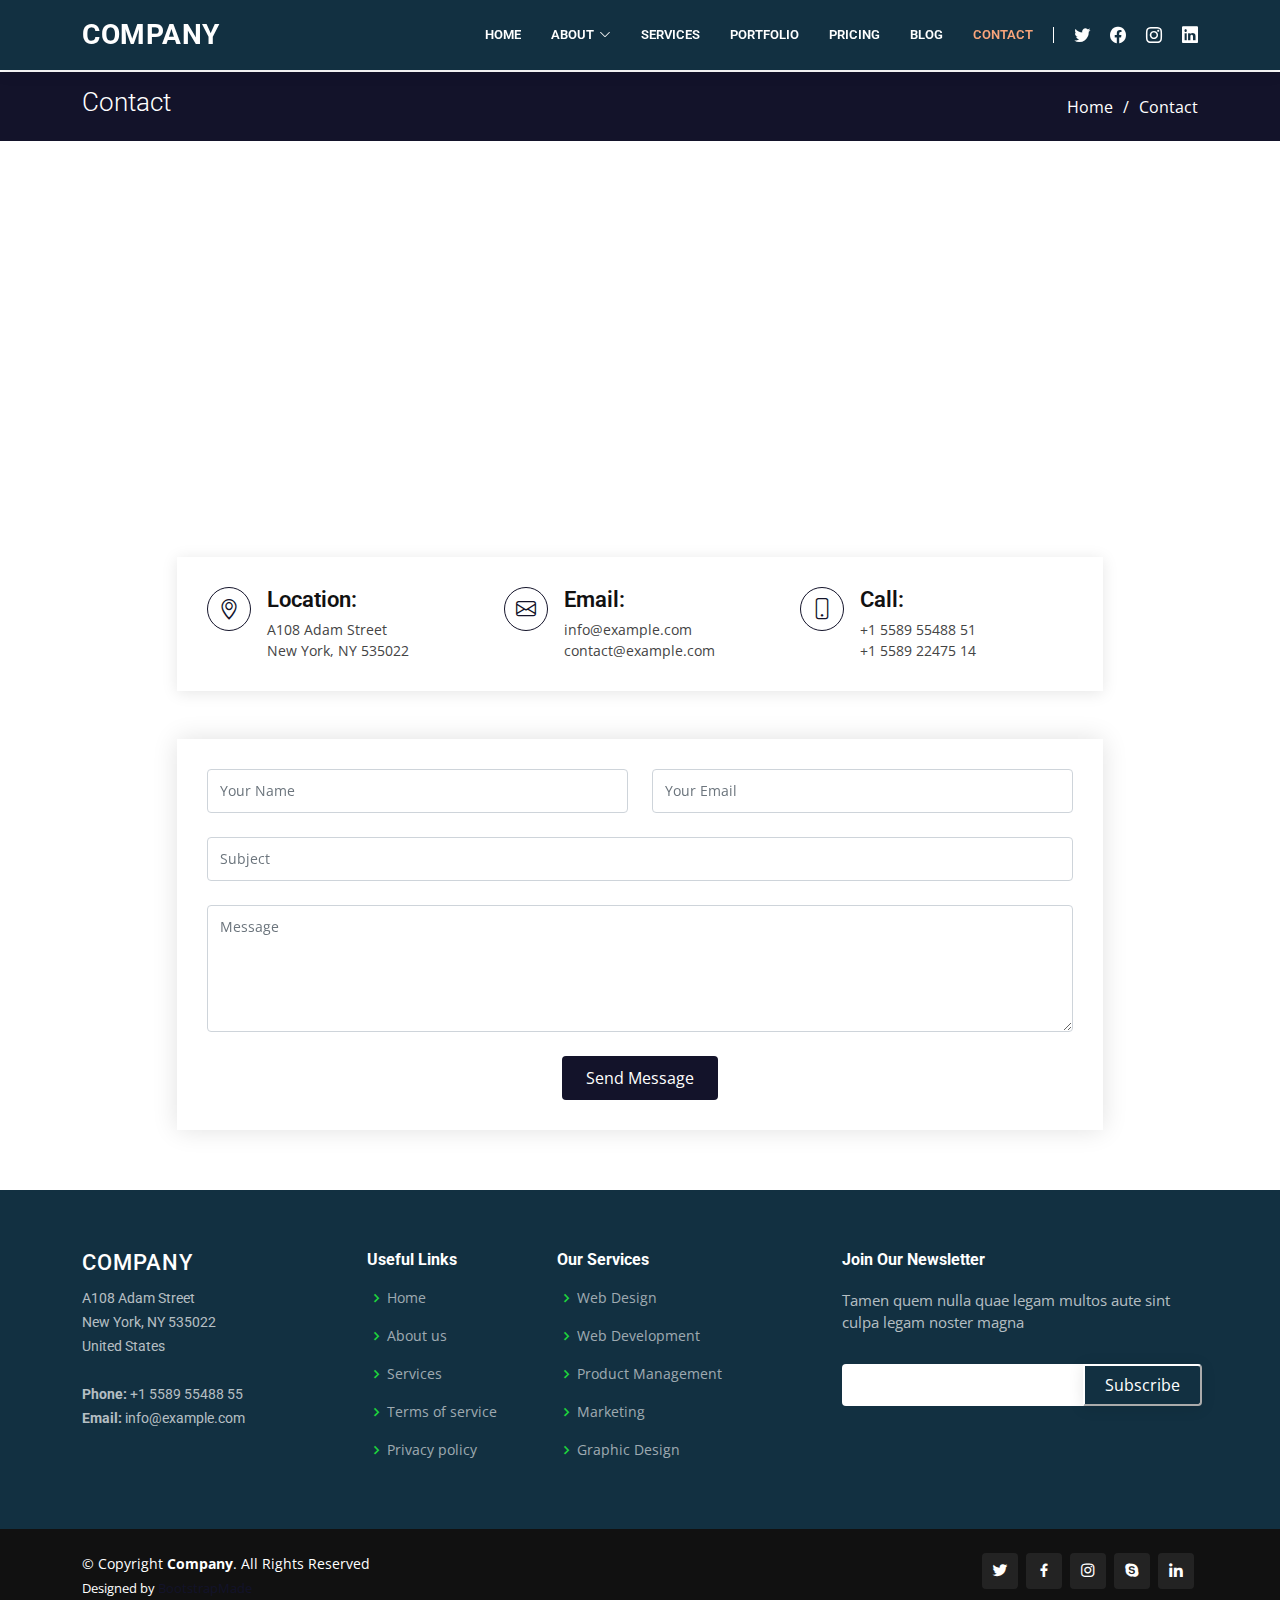
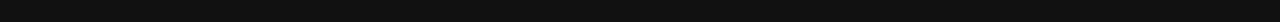
<file: contact.html>
<!DOCTYPE html>
<html lang="en">

<head>
  <meta charset="utf-8">
  <meta content="width=device-width, initial-scale=1.0" name="viewport">

  <title>Contact - Company Bootstrap Template</title>
  <meta content="" name="description">
  <meta content="" name="keywords">

  <!-- Favicons -->
  <link href="assets/img/favicon.png" rel="icon">
  <link href="assets/img/apple-touch-icon.png" rel="apple-touch-icon">

  <!-- Google Fonts -->
  <link href="https://fonts.googleapis.com/css?family=Open+Sans:300,300i,400,400i,600,600i,700,700i|Roboto:300,300i,400,400i,500,500i,600,600i,700,700i|Poppins:300,300i,400,400i,500,500i,600,600i,700,700i" rel="stylesheet">

  <!-- Vendor CSS Files -->
  <link href="assets/vendor/animate.css/animate.min.css" rel="stylesheet">
  <link href="assets/vendor/aos/aos.css" rel="stylesheet">
  <link href="assets/vendor/bootstrap/css/bootstrap.min.css" rel="stylesheet">
  <link href="assets/vendor/bootstrap-icons/bootstrap-icons.css" rel="stylesheet">
  <link href="assets/vendor/boxicons/css/boxicons.min.css" rel="stylesheet">
  <link href="assets/vendor/glightbox/css/glightbox.min.css" rel="stylesheet">
  <link href="assets/vendor/remixicon/remixicon.css" rel="stylesheet">
  <link href="assets/vendor/swiper/swiper-bundle.min.css" rel="stylesheet">

  <!-- Template Main CSS File -->
  <link href="assets/css/style.css" rel="stylesheet">

  <!-- =======================================================
  * Template Name: Company - v4.3.0
  * Template URL: https://bootstrapmade.com/company-free-html-bootstrap-template/
  * Author: BootstrapMade.com
  * License: https://bootstrapmade.com/license/
  ======================================================== -->
</head>

<body>

  <!-- ======= Header ======= -->
  <header id="header" class="fixed-top">
    <div class="container d-flex align-items-center">

      <h1 class="logo me-auto"><a href="index.html"><span>Com</span>pany</a></h1>
      <!-- Uncomment below if you prefer to use an image logo -->
      <!-- <a href="index.html" class="logo me-auto me-lg-0"><img src="assets/img/logo.png" alt="" class="img-fluid"></a>-->

      <nav id="navbar" class="navbar order-last order-lg-0">
        <ul>
          <li><a href="index.html">Home</a></li>

          <li class="dropdown"><a href="#"><span>About</span> <i class="bi bi-chevron-down"></i></a>
            <ul>
              <li><a href="about.html">About Us</a></li>
              <li><a href="team.html">Team</a></li>
              <li><a href="testimonials.html">Testimonials</a></li>
              <li class="dropdown"><a href="#"><span>Deep Drop Down</span> <i class="bi bi-chevron-right"></i></a>
                <ul>
                  <li><a href="#">Deep Drop Down 1</a></li>
                  <li><a href="#">Deep Drop Down 2</a></li>
                  <li><a href="#">Deep Drop Down 3</a></li>
                  <li><a href="#">Deep Drop Down 4</a></li>
                  <li><a href="#">Deep Drop Down 5</a></li>
                </ul>
              </li>
            </ul>
          </li>

          <li><a href="services.html">Services</a></li>
          <li><a href="portfolio.html">Portfolio</a></li>
          <li><a href="pricing.html">Pricing</a></li>
          <li><a href="blog.html">Blog</a></li>
          <li><a href="contact.html" class="active">Contact</a></li>

        </ul>
        <i class="bi bi-list mobile-nav-toggle"></i>
      </nav><!-- .navbar -->

      <div class="header-social-links d-flex">
        <a href="#" class="twitter"><i class="bu bi-twitter"></i></a>
        <a href="#" class="facebook"><i class="bu bi-facebook"></i></a>
        <a href="#" class="instagram"><i class="bu bi-instagram"></i></a>
        <a href="#" class="linkedin"><i class="bu bi-linkedin"></i></i></a>
      </div>

    </div>
  </header><!-- End Header -->

  <main id="main">

    <!-- ======= Breadcrumbs ======= -->
    <section id="breadcrumbs" class="breadcrumbs">
      <div class="container">

        <div class="d-flex justify-content-between align-items-center">
          <h2>Contact</h2>
          <ol>
            <li><a href="index.html">Home</a></li>
            <li>Contact</li>
          </ol>
        </div>

      </div>
    </section><!-- End Breadcrumbs -->

    <!-- ======= Contact Section ======= -->
    <div class="map-section">
      <iframe style="border:0; width: 100%; height: 350px;" src="https://www.google.com/maps/embed?pb=!1m14!1m8!1m3!1d12097.433213460943!2d-74.0062269!3d40.7101282!3m2!1i1024!2i768!4f13.1!3m3!1m2!1s0x0%3A0xb89d1fe6bc499443!2sDowntown+Conference+Center!5e0!3m2!1smk!2sbg!4v1539943755621" frameborder="0" allowfullscreen></iframe>
    </div>

    <section id="contact" class="contact">
      <div class="container">

        <div class="row justify-content-center" data-aos="fade-up">

          <div class="col-lg-10">

            <div class="info-wrap">
              <div class="row">
                <div class="col-lg-4 info">
                  <i class="bi bi-geo-alt"></i>
                  <h4>Location:</h4>
                  <p>A108 Adam Street<br>New York, NY 535022</p>
                </div>

                <div class="col-lg-4 info mt-4 mt-lg-0">
                  <i class="bi bi-envelope"></i>
                  <h4>Email:</h4>
                  <p>info@example.com<br>contact@example.com</p>
                </div>

                <div class="col-lg-4 info mt-4 mt-lg-0">
                  <i class="bi bi-phone"></i>
                  <h4>Call:</h4>
                  <p>+1 5589 55488 51<br>+1 5589 22475 14</p>
                </div>
              </div>
            </div>

          </div>

        </div>

        <div class="row mt-5 justify-content-center" data-aos="fade-up">
          <div class="col-lg-10">
            <form action="forms/contact.php" method="post" role="form" class="php-email-form">
              <div class="row">
                <div class="col-md-6 form-group">
                  <input type="text" name="name" class="form-control" id="name" placeholder="Your Name" required>
                </div>
                <div class="col-md-6 form-group mt-3 mt-md-0">
                  <input type="email" class="form-control" name="email" id="email" placeholder="Your Email" required>
                </div>
              </div>
              <div class="form-group mt-3">
                <input type="text" class="form-control" name="subject" id="subject" placeholder="Subject" required>
              </div>
              <div class="form-group mt-3">
                <textarea class="form-control" name="message" rows="5" placeholder="Message" required></textarea>
              </div>
              <div class="my-3">
                <div class="loading">Loading</div>
                <div class="error-message"></div>
                <div class="sent-message">Your message has been sent. Thank you!</div>
              </div>
              <div class="text-center"><button type="submit">Send Message</button></div>
            </form>
          </div>

        </div>

      </div>
    </section><!-- End Contact Section -->

  </main><!-- End #main -->

  <!-- ======= Footer ======= -->
  <footer id="footer">

    <div class="footer-top">
      <div class="container">
        <div class="row">

          <div class="col-lg-3 col-md-6 footer-contact">
            <h3>Company</h3>
            <p>
              A108 Adam Street <br>
              New York, NY 535022<br>
              United States <br><br>
              <strong>Phone:</strong> +1 5589 55488 55<br>
              <strong>Email:</strong> info@example.com<br>
            </p>
          </div>

          <div class="col-lg-2 col-md-6 footer-links">
            <h4>Useful Links</h4>
            <ul>
              <li><i class="bx bx-chevron-right"></i> <a href="#">Home</a></li>
              <li><i class="bx bx-chevron-right"></i> <a href="#">About us</a></li>
              <li><i class="bx bx-chevron-right"></i> <a href="#">Services</a></li>
              <li><i class="bx bx-chevron-right"></i> <a href="#">Terms of service</a></li>
              <li><i class="bx bx-chevron-right"></i> <a href="#">Privacy policy</a></li>
            </ul>
          </div>

          <div class="col-lg-3 col-md-6 footer-links">
            <h4>Our Services</h4>
            <ul>
              <li><i class="bx bx-chevron-right"></i> <a href="#">Web Design</a></li>
              <li><i class="bx bx-chevron-right"></i> <a href="#">Web Development</a></li>
              <li><i class="bx bx-chevron-right"></i> <a href="#">Product Management</a></li>
              <li><i class="bx bx-chevron-right"></i> <a href="#">Marketing</a></li>
              <li><i class="bx bx-chevron-right"></i> <a href="#">Graphic Design</a></li>
            </ul>
          </div>

          <div class="col-lg-4 col-md-6 footer-newsletter">
            <h4>Join Our Newsletter</h4>
            <p>Tamen quem nulla quae legam multos aute sint culpa legam noster magna</p>
            <form action="" method="post">
              <input type="email" name="email"><input type="submit" value="Subscribe">
            </form>
          </div>

        </div>
      </div>
    </div>

    <div class="container d-md-flex py-4">

      <div class="me-md-auto text-center text-md-start">
        <div class="copyright">
          &copy; Copyright <strong><span>Company</span></strong>. All Rights Reserved
        </div>
        <div class="credits">
          <!-- All the links in the footer should remain intact. -->
          <!-- You can delete the links only if you purchased the pro version. -->
          <!-- Licensing information: https://bootstrapmade.com/license/ -->
          <!-- Purchase the pro version with working PHP/AJAX contact form: https://bootstrapmade.com/company-free-html-bootstrap-template/ -->
          Designed by <a href="https://bootstrapmade.com/">BootstrapMade</a>
        </div>
      </div>
      <div class="social-links text-center text-md-right pt-3 pt-md-0">
        <a href="#" class="twitter"><i class="bx bxl-twitter"></i></a>
        <a href="#" class="facebook"><i class="bx bxl-facebook"></i></a>
        <a href="#" class="instagram"><i class="bx bxl-instagram"></i></a>
        <a href="#" class="google-plus"><i class="bx bxl-skype"></i></a>
        <a href="#" class="linkedin"><i class="bx bxl-linkedin"></i></a>
      </div>
    </div>
  </footer><!-- End Footer -->

  <a href="#" class="back-to-top d-flex align-items-center justify-content-center"><i class="bi bi-arrow-up-short"></i></a>

  <!-- Vendor JS Files -->
  <script src="assets/vendor/aos/aos.js"></script>
  <script src="assets/vendor/bootstrap/js/bootstrap.bundle.min.js"></script>
  <script src="assets/vendor/glightbox/js/glightbox.min.js"></script>
  <script src="assets/vendor/isotope-layout/isotope.pkgd.min.js"></script>
  <script src="assets/vendor/php-email-form/validate.js"></script>
  <script src="assets/vendor/swiper/swiper-bundle.min.js"></script>
  <script src="assets/vendor/waypoints/noframework.waypoints.js"></script>

  <!-- Template Main JS File -->
  <script src="assets/js/main.js"></script>

</body>

</html>
</file>
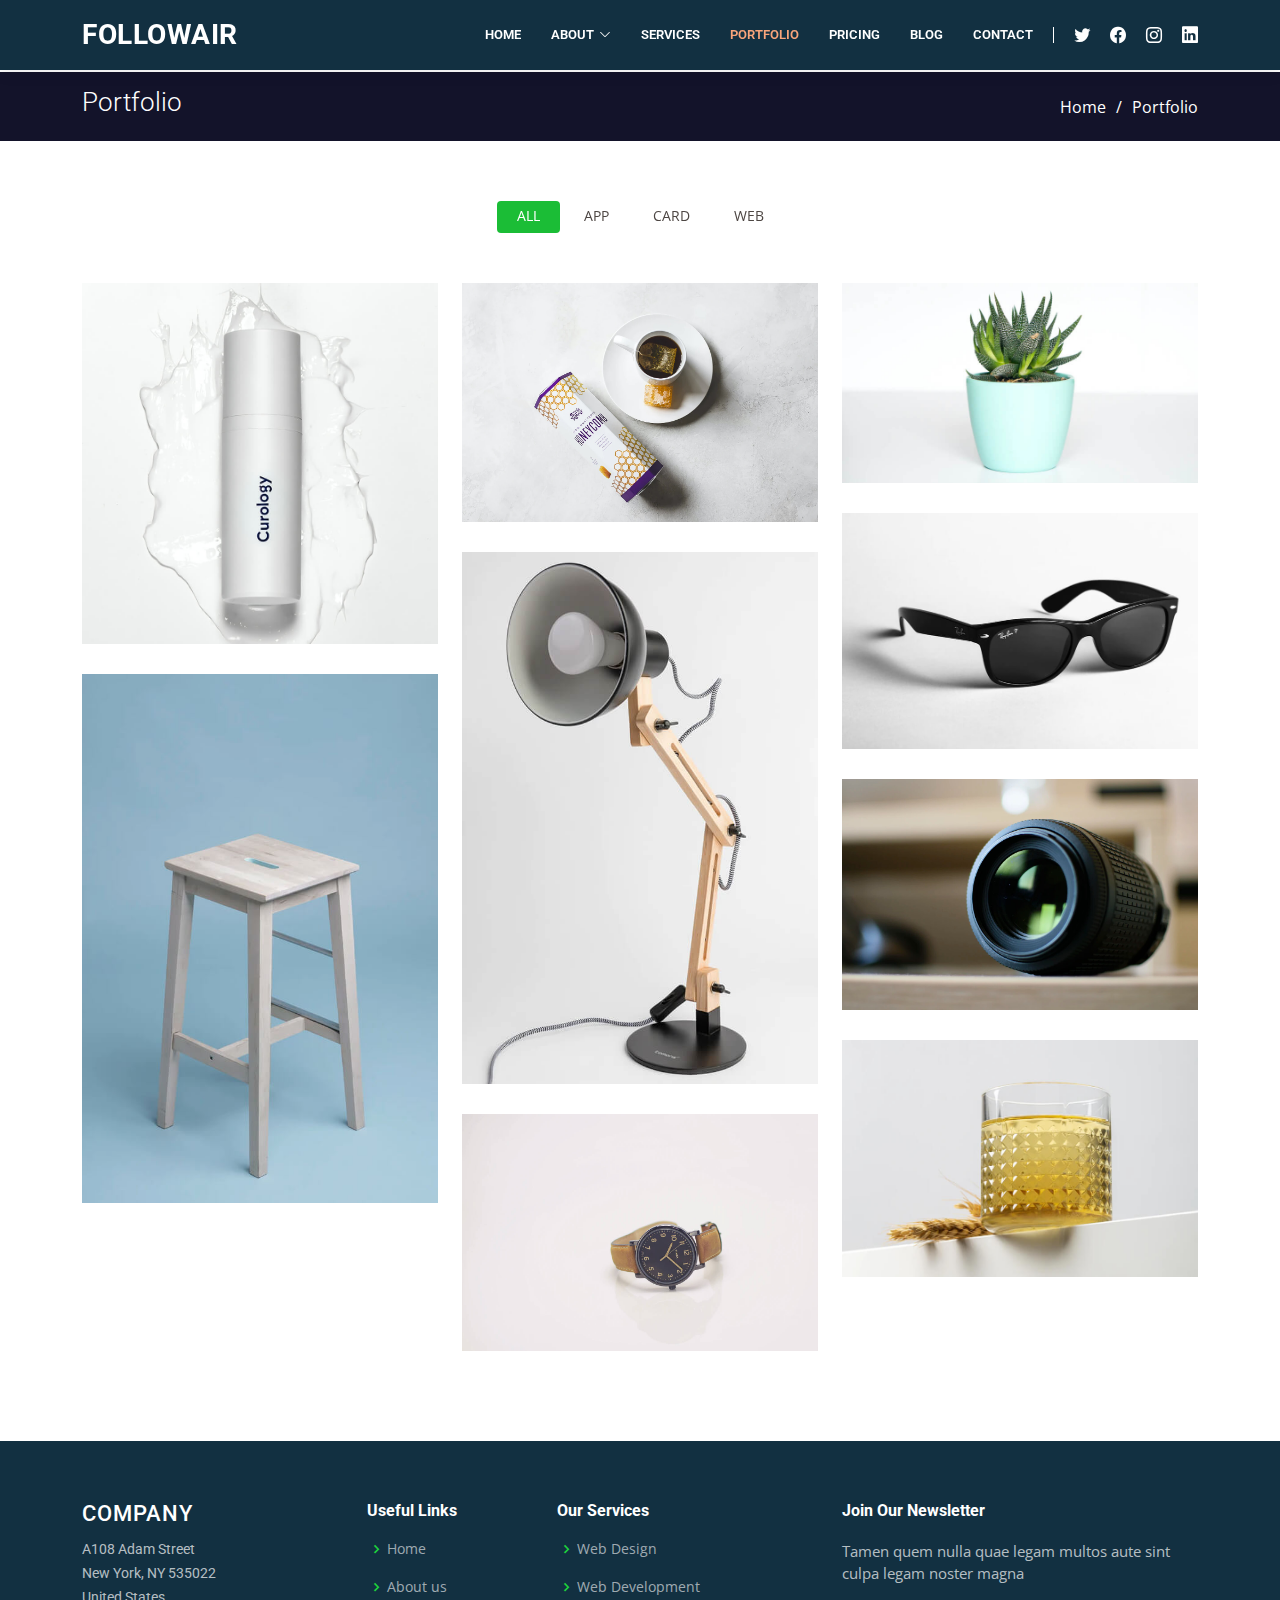
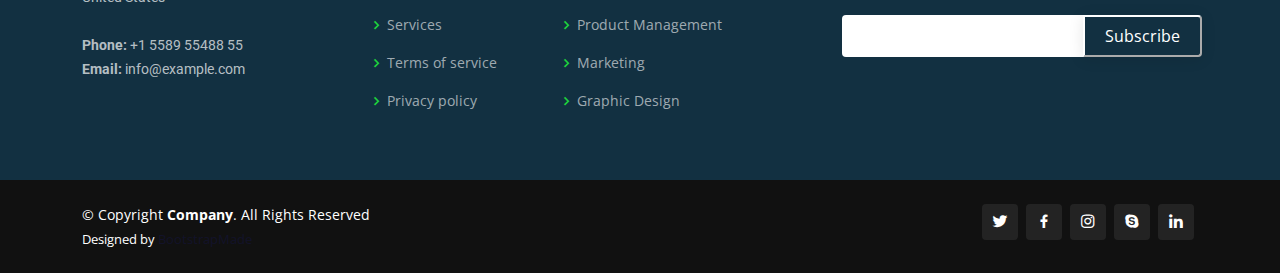
<file: portfolio.html>
<!DOCTYPE html>
<html lang="en">

<head>
  <meta charset="utf-8">
  <meta content="width=device-width, initial-scale=1.0" name="viewport">

  <title>FOLLOWAIR - Modulos operacionais</title>
  <meta content="" name="description">
  <meta content="" name="keywords">

  <!-- Favicons -->
  <link href="assets/img/favicon.png" rel="icon">
  <link href="assets/img/apple-touch-icon.png" rel="apple-touch-icon">

  <!-- Google Fonts -->
  <link href="https://fonts.googleapis.com/css?family=Open+Sans:300,300i,400,400i,600,600i,700,700i|Roboto:300,300i,400,400i,500,500i,600,600i,700,700i|Poppins:300,300i,400,400i,500,500i,600,600i,700,700i" rel="stylesheet">

  <!-- Vendor CSS Files -->
  <link href="assets/vendor/animate.css/animate.min.css" rel="stylesheet">
  <link href="assets/vendor/aos/aos.css" rel="stylesheet">
  <link href="assets/vendor/bootstrap/css/bootstrap.min.css" rel="stylesheet">
  <link href="assets/vendor/bootstrap-icons/bootstrap-icons.css" rel="stylesheet">
  <link href="assets/vendor/boxicons/css/boxicons.min.css" rel="stylesheet">
  <link href="assets/vendor/glightbox/css/glightbox.min.css" rel="stylesheet">
  <link href="assets/vendor/remixicon/remixicon.css" rel="stylesheet">
  <link href="assets/vendor/swiper/swiper-bundle.min.css" rel="stylesheet">

  <!-- Template Main CSS File -->
  <link href="assets/css/style.css" rel="stylesheet">

  <!-- =======================================================
  * Template Name: Company - v4.3.0
  * Template URL: https://bootstrapmade.com/company-free-html-bootstrap-template/
  * Author: BootstrapMade.com
  * License: https://bootstrapmade.com/license/
  ======================================================== -->
</head>

<body>

  <!-- ======= Header ======= -->
  <header id="header" class="fixed-top">
    <div class="container d-flex align-items-center">

      <h1 class="logo me-auto"><a href="index.html"><span>FOLLOW</span>AIR</a></h1>
      <!-- Uncomment below if you prefer to use an image logo -->
      <!-- <a href="index.html" class="logo me-auto me-lg-0"><img src="assets/img/logo.png" alt="" class="img-fluid"></a>-->

      <nav id="navbar" class="navbar order-last order-lg-0">
        <ul>
          <li><a href="index.html">Home</a></li>

          <li class="dropdown"><a href="#"><span>About</span> <i class="bi bi-chevron-down"></i></a>
            <ul>
              <li><a href="about.html">About Us</a></li>
              <li><a href="team.html">Team</a></li>
              <li><a href="testimonials.html">Testimonials</a></li>
              <li class="dropdown"><a href="#"><span>Deep Drop Down</span> <i class="bi bi-chevron-right"></i></a>
                <ul>
                  <li><a href="#">Deep Drop Down 1</a></li>
                  <li><a href="#">Deep Drop Down 2</a></li>
                  <li><a href="#">Deep Drop Down 3</a></li>
                  <li><a href="#">Deep Drop Down 4</a></li>
                  <li><a href="#">Deep Drop Down 5</a></li>
                </ul>
              </li>
            </ul>
          </li>

          <li><a href="services.html">Services</a></li>
          <li><a href="portfolio.html" class="active">Portfolio</a></li>
          <li><a href="pricing.html">Pricing</a></li>
          <li><a href="blog.html">Blog</a></li>
          <li><a href="contact.html">Contact</a></li>

        </ul>
        <i class="bi bi-list mobile-nav-toggle"></i>
      </nav><!-- .navbar -->

      <div class="header-social-links d-flex">
        <a href="#" class="twitter"><i class="bu bi-twitter"></i></a>
        <a href="#" class="facebook"><i class="bu bi-facebook"></i></a>
        <a href="#" class="instagram"><i class="bu bi-instagram"></i></a>
        <a href="#" class="linkedin"><i class="bu bi-linkedin"></i></i></a>
      </div>

    </div>
  </header><!-- End Header -->

  <main id="main">

    <!-- ======= Breadcrumbs ======= -->
    <section id="breadcrumbs" class="breadcrumbs">
      <div class="container">

        <div class="d-flex justify-content-between align-items-center">
          <h2>Portfolio</h2>
          <ol>
            <li><a href="index.html">Home</a></li>
            <li>Portfolio</li>
          </ol>
        </div>

      </div>
    </section><!-- End Breadcrumbs -->

    <!-- ======= Portfolio Section ======= -->
    <section id="portfolio" class="portfolio">
      <div class="container">

        <div class="row" data-aos="fade-up">
          <div class="col-lg-12 d-flex justify-content-center">
            <ul id="portfolio-flters">
              <li data-filter="*" class="filter-active">All</li>
              <li data-filter=".filter-app">App</li>
              <li data-filter=".filter-card">Card</li>
              <li data-filter=".filter-web">Web</li>
            </ul>
          </div>
        </div>

        <div class="row portfolio-container" data-aos="fade-up">

          <div class="col-lg-4 col-md-6 portfolio-item filter-app">
            <img src="assets/img/portfolio/portfolio-1.jpg" class="img-fluid" alt="">
            <div class="portfolio-info">
              <h4>App 1</h4>
              <p>App</p>
              <a href="assets/img/portfolio/portfolio-1.jpg" data-gallery="portfolioGallery" class="portfolio-lightbox preview-link" title="App 1"><i class="bx bx-plus"></i></a>
              <a href="portfolio-details.html" class="details-link" title="More Details"><i class="bx bx-link"></i></a>
            </div>
          </div>

          <div class="col-lg-4 col-md-6 portfolio-item filter-web">
            <img src="assets/img/portfolio/portfolio-2.jpg" class="img-fluid" alt="">
            <div class="portfolio-info">
              <h4>Web 3</h4>
              <p>Web</p>
              <a href="assets/img/portfolio/portfolio-2.jpg" data-gallery="portfolioGallery" class="portfolio-lightbox preview-link" title="Web 3"><i class="bx bx-plus"></i></a>
              <a href="portfolio-details.html" class="details-link" title="More Details"><i class="bx bx-link"></i></a>
            </div>
          </div>

          <div class="col-lg-4 col-md-6 portfolio-item filter-app">
            <img src="assets/img/portfolio/portfolio-3.jpg" class="img-fluid" alt="">
            <div class="portfolio-info">
              <h4>App 2</h4>
              <p>App</p>
              <a href="assets/img/portfolio/portfolio-3.jpg" data-gallery="portfolioGallery" class="portfolio-lightbox preview-link" title="App 2"><i class="bx bx-plus"></i></a>
              <a href="portfolio-details.html" class="details-link" title="More Details"><i class="bx bx-link"></i></a>
            </div>
          </div>

          <div class="col-lg-4 col-md-6 portfolio-item filter-card">
            <img src="assets/img/portfolio/portfolio-4.jpg" class="img-fluid" alt="">
            <div class="portfolio-info">
              <h4>Card 2</h4>
              <p>Card</p>
              <a href="assets/img/portfolio/portfolio-4.jpg" data-gallery="portfolioGallery" class="portfolio-lightbox preview-link" title="Card 2"><i class="bx bx-plus"></i></a>
              <a href="portfolio-details.html" class="details-link" title="More Details"><i class="bx bx-link"></i></a>
            </div>
          </div>

          <div class="col-lg-4 col-md-6 portfolio-item filter-web">
            <img src="assets/img/portfolio/portfolio-5.jpg" class="img-fluid" alt="">
            <div class="portfolio-info">
              <h4>Web 2</h4>
              <p>Web</p>
              <a href="assets/img/portfolio/portfolio-5.jpg" data-gallery="portfolioGallery" class="portfolio-lightbox preview-link" title="Web 2"><i class="bx bx-plus"></i></a>
              <a href="portfolio-details.html" class="details-link" title="More Details"><i class="bx bx-link"></i></a>
            </div>
          </div>

          <div class="col-lg-4 col-md-6 portfolio-item filter-app">
            <img src="assets/img/portfolio/portfolio-6.jpg" class="img-fluid" alt="">
            <div class="portfolio-info">
              <h4>App 3</h4>
              <p>App</p>
              <a href="assets/img/portfolio/portfolio-6.jpg" data-gallery="portfolioGallery" class="portfolio-lightbox preview-link" title="App 3"><i class="bx bx-plus"></i></a>
              <a href="portfolio-details.html" class="details-link" title="More Details"><i class="bx bx-link"></i></a>
            </div>
          </div>

          <div class="col-lg-4 col-md-6 portfolio-item filter-card">
            <img src="assets/img/portfolio/portfolio-7.jpg" class="img-fluid" alt="">
            <div class="portfolio-info">
              <h4>Card 1</h4>
              <p>Card</p>
              <a href="assets/img/portfolio/portfolio-7.jpg" data-gallery="portfolioGallery" class="portfolio-lightbox preview-link" title="Card 1"><i class="bx bx-plus"></i></a>
              <a href="portfolio-details.html" class="details-link" title="More Details"><i class="bx bx-link"></i></a>
            </div>
          </div>

          <div class="col-lg-4 col-md-6 portfolio-item filter-card">
            <img src="assets/img/portfolio/portfolio-8.jpg" class="img-fluid" alt="">
            <div class="portfolio-info">
              <h4>Card 3</h4>
              <p>Card</p>
              <a href="assets/img/portfolio/portfolio-8.jpg" data-gallery="portfolioGallery" class="portfolio-lightbox preview-link" title="Card 3"><i class="bx bx-plus"></i></a>
              <a href="portfolio-details.html" class="details-link" title="More Details"><i class="bx bx-link"></i></a>
            </div>
          </div>

          <div class="col-lg-4 col-md-6 portfolio-item filter-web">
            <img src="assets/img/portfolio/portfolio-9.jpg" class="img-fluid" alt="">
            <div class="portfolio-info">
              <h4>Web 3</h4>
              <p>Web</p>
              <a href="assets/img/portfolio/portfolio-9.jpg" data-gallery="portfolioGallery" class="portfolio-lightbox preview-link" title="Web 3"><i class="bx bx-plus"></i></a>
              <a href="portfolio-details.html" class="details-link" title="More Details"><i class="bx bx-link"></i></a>
            </div>
          </div>

        </div>

      </div>
    </section><!-- End Portfolio Section -->

  </main><!-- End #main -->

  <!-- ======= Footer ======= -->
  <footer id="footer">

    <div class="footer-top">
      <div class="container">
        <div class="row">

          <div class="col-lg-3 col-md-6 footer-contact">
            <h3>Company</h3>
            <p>
              A108 Adam Street <br>
              New York, NY 535022<br>
              United States <br><br>
              <strong>Phone:</strong> +1 5589 55488 55<br>
              <strong>Email:</strong> info@example.com<br>
            </p>
          </div>

          <div class="col-lg-2 col-md-6 footer-links">
            <h4>Useful Links</h4>
            <ul>
              <li><i class="bx bx-chevron-right"></i> <a href="#">Home</a></li>
              <li><i class="bx bx-chevron-right"></i> <a href="#">About us</a></li>
              <li><i class="bx bx-chevron-right"></i> <a href="#">Services</a></li>
              <li><i class="bx bx-chevron-right"></i> <a href="#">Terms of service</a></li>
              <li><i class="bx bx-chevron-right"></i> <a href="#">Privacy policy</a></li>
            </ul>
          </div>

          <div class="col-lg-3 col-md-6 footer-links">
            <h4>Our Services</h4>
            <ul>
              <li><i class="bx bx-chevron-right"></i> <a href="#">Web Design</a></li>
              <li><i class="bx bx-chevron-right"></i> <a href="#">Web Development</a></li>
              <li><i class="bx bx-chevron-right"></i> <a href="#">Product Management</a></li>
              <li><i class="bx bx-chevron-right"></i> <a href="#">Marketing</a></li>
              <li><i class="bx bx-chevron-right"></i> <a href="#">Graphic Design</a></li>
            </ul>
          </div>

          <div class="col-lg-4 col-md-6 footer-newsletter">
            <h4>Join Our Newsletter</h4>
            <p>Tamen quem nulla quae legam multos aute sint culpa legam noster magna</p>
            <form action="" method="post">
              <input type="email" name="email"><input type="submit" value="Subscribe">
            </form>
          </div>

        </div>
      </div>
    </div>

    <div class="container d-md-flex py-4">

      <div class="me-md-auto text-center text-md-start">
        <div class="copyright">
          &copy; Copyright <strong><span>Company</span></strong>. All Rights Reserved
        </div>
        <div class="credits">
          <!-- All the links in the footer should remain intact. -->
          <!-- You can delete the links only if you purchased the pro version. -->
          <!-- Licensing information: https://bootstrapmade.com/license/ -->
          <!-- Purchase the pro version with working PHP/AJAX contact form: https://bootstrapmade.com/company-free-html-bootstrap-template/ -->
          Designed by <a href="https://bootstrapmade.com/">BootstrapMade</a>
        </div>
      </div>
      <div class="social-links text-center text-md-right pt-3 pt-md-0">
        <a href="#" class="twitter"><i class="bx bxl-twitter"></i></a>
        <a href="#" class="facebook"><i class="bx bxl-facebook"></i></a>
        <a href="#" class="instagram"><i class="bx bxl-instagram"></i></a>
        <a href="#" class="google-plus"><i class="bx bxl-skype"></i></a>
        <a href="#" class="linkedin"><i class="bx bxl-linkedin"></i></a>
      </div>
    </div>
  </footer><!-- End Footer -->

  <a href="#" class="back-to-top d-flex align-items-center justify-content-center"><i class="bi bi-arrow-up-short"></i></a>

  <!-- Vendor JS Files -->
  <script src="assets/vendor/aos/aos.js"></script>
  <script src="assets/vendor/bootstrap/js/bootstrap.bundle.min.js"></script>
  <script src="assets/vendor/glightbox/js/glightbox.min.js"></script>
  <script src="assets/vendor/isotope-layout/isotope.pkgd.min.js"></script>
  <script src="assets/vendor/php-email-form/validate.js"></script>
  <script src="assets/vendor/swiper/swiper-bundle.min.js"></script>
  <script src="assets/vendor/waypoints/noframework.waypoints.js"></script>

  <!-- Template Main JS File -->
  <script src="assets/js/main.js"></script>

</body>

</html>
</file>
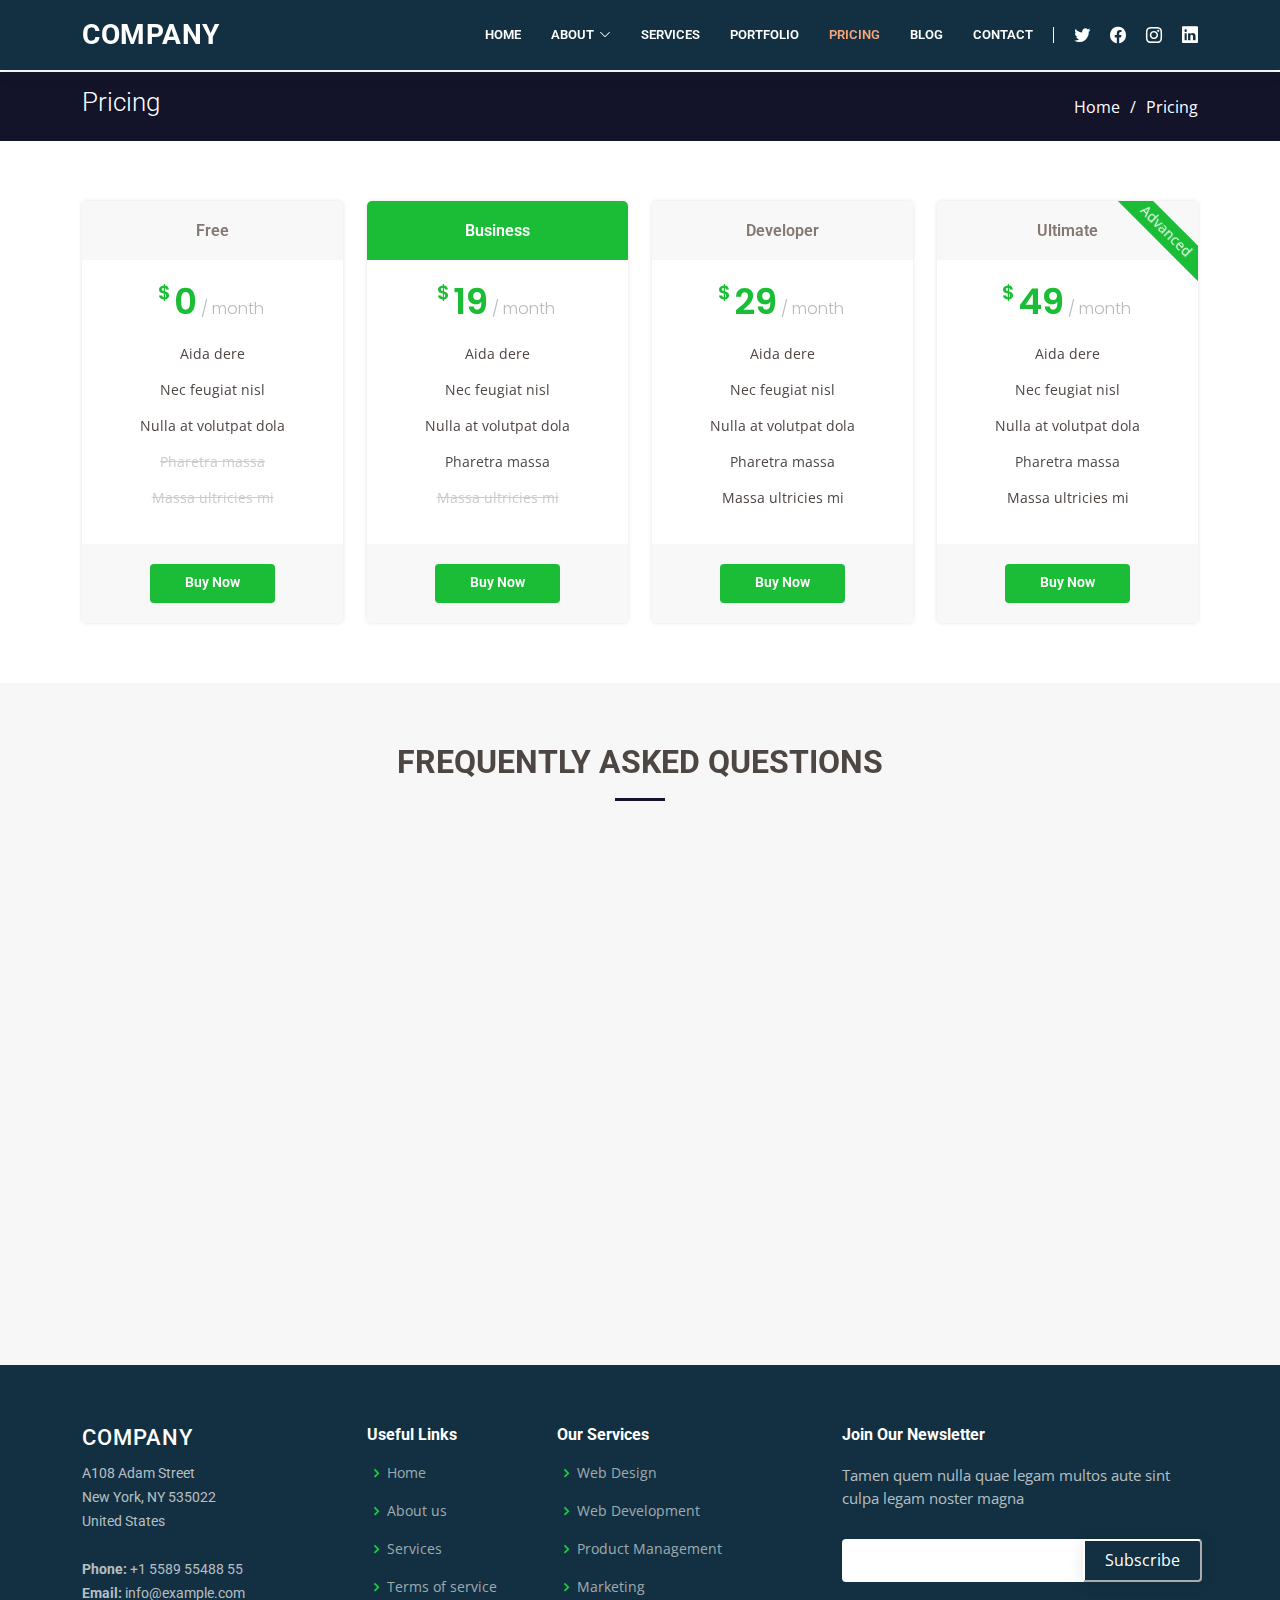
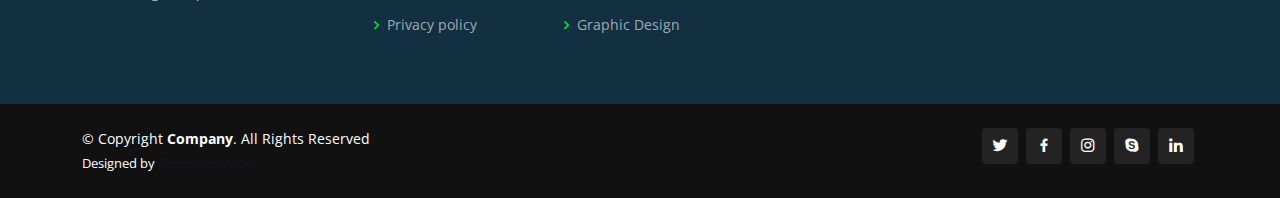
<file: pricing.html>
<!DOCTYPE html>
<html lang="en">

<head>
  <meta charset="utf-8">
  <meta content="width=device-width, initial-scale=1.0" name="viewport">

  <title>Pricing - Company Bootstrap Template</title>
  <meta content="" name="description">
  <meta content="" name="keywords">

  <!-- Favicons -->
  <link href="assets/img/favicon.png" rel="icon">
  <link href="assets/img/apple-touch-icon.png" rel="apple-touch-icon">

  <!-- Google Fonts -->
  <link href="https://fonts.googleapis.com/css?family=Open+Sans:300,300i,400,400i,600,600i,700,700i|Roboto:300,300i,400,400i,500,500i,600,600i,700,700i|Poppins:300,300i,400,400i,500,500i,600,600i,700,700i" rel="stylesheet">

  <!-- Vendor CSS Files -->
  <link href="assets/vendor/animate.css/animate.min.css" rel="stylesheet">
  <link href="assets/vendor/aos/aos.css" rel="stylesheet">
  <link href="assets/vendor/bootstrap/css/bootstrap.min.css" rel="stylesheet">
  <link href="assets/vendor/bootstrap-icons/bootstrap-icons.css" rel="stylesheet">
  <link href="assets/vendor/boxicons/css/boxicons.min.css" rel="stylesheet">
  <link href="assets/vendor/glightbox/css/glightbox.min.css" rel="stylesheet">
  <link href="assets/vendor/remixicon/remixicon.css" rel="stylesheet">
  <link href="assets/vendor/swiper/swiper-bundle.min.css" rel="stylesheet">

  <!-- Template Main CSS File -->
  <link href="assets/css/style.css" rel="stylesheet">

  <!-- =======================================================
  * Template Name: Company - v4.3.0
  * Template URL: https://bootstrapmade.com/company-free-html-bootstrap-template/
  * Author: BootstrapMade.com
  * License: https://bootstrapmade.com/license/
  ======================================================== -->
</head>

<body>

  <!-- ======= Header ======= -->
  <header id="header" class="fixed-top">
    <div class="container d-flex align-items-center">

      <h1 class="logo me-auto"><a href="index.html"><span>Com</span>pany</a></h1>
      <!-- Uncomment below if you prefer to use an image logo -->
      <!-- <a href="index.html" class="logo me-auto me-lg-0"><img src="assets/img/logo.png" alt="" class="img-fluid"></a>-->

      <nav id="navbar" class="navbar order-last order-lg-0">
        <ul>
          <li><a href="index.html">Home</a></li>

          <li class="dropdown"><a href="#"><span>About</span> <i class="bi bi-chevron-down"></i></a>
            <ul>
              <li><a href="about.html">About Us</a></li>
              <li><a href="team.html">Team</a></li>
              <li><a href="testimonials.html">Testimonials</a></li>
              <li class="dropdown"><a href="#"><span>Deep Drop Down</span> <i class="bi bi-chevron-right"></i></a>
                <ul>
                  <li><a href="#">Deep Drop Down 1</a></li>
                  <li><a href="#">Deep Drop Down 2</a></li>
                  <li><a href="#">Deep Drop Down 3</a></li>
                  <li><a href="#">Deep Drop Down 4</a></li>
                  <li><a href="#">Deep Drop Down 5</a></li>
                </ul>
              </li>
            </ul>
          </li>

          <li><a href="services.html">Services</a></li>
          <li><a href="portfolio.html">Portfolio</a></li>
          <li><a href="pricing.html" class="active">Pricing</a></li>
          <li><a href="blog.html">Blog</a></li>
          <li><a href="contact.html">Contact</a></li>

        </ul>
        <i class="bi bi-list mobile-nav-toggle"></i>
      </nav><!-- .navbar -->

      <div class="header-social-links d-flex">
        <a href="#" class="twitter"><i class="bu bi-twitter"></i></a>
        <a href="#" class="facebook"><i class="bu bi-facebook"></i></a>
        <a href="#" class="instagram"><i class="bu bi-instagram"></i></a>
        <a href="#" class="linkedin"><i class="bu bi-linkedin"></i></i></a>
      </div>

    </div>
  </header><!-- End Header -->

  <main id="main">

    <!-- ======= Breadcrumbs ======= -->
    <section id="breadcrumbs" class="breadcrumbs">
      <div class="container">

        <div class="d-flex justify-content-between align-items-center">
          <h2>Pricing</h2>
          <ol>
            <li><a href="index.html">Home</a></li>
            <li>Pricing</li>
          </ol>
        </div>

      </div>
    </section><!-- End Breadcrumbs -->

    <!-- ======= Pricing Section ======= -->
    <section id="pricing" class="pricing">
      <div class="container" data-aos="fade-up">

        <div class="row">

          <div class="col-lg-3 col-md-6">
            <div class="box">
              <h3>Free</h3>
              <h4><sup>$</sup>0<span> / month</span></h4>
              <ul>
                <li>Aida dere</li>
                <li>Nec feugiat nisl</li>
                <li>Nulla at volutpat dola</li>
                <li class="na">Pharetra massa</li>
                <li class="na">Massa ultricies mi</li>
              </ul>
              <div class="btn-wrap">
                <a href="#" class="btn-buy">Buy Now</a>
              </div>
            </div>
          </div>

          <div class="col-lg-3 col-md-6 mt-4 mt-md-0">
            <div class="box featured">
              <h3>Business</h3>
              <h4><sup>$</sup>19<span> / month</span></h4>
              <ul>
                <li>Aida dere</li>
                <li>Nec feugiat nisl</li>
                <li>Nulla at volutpat dola</li>
                <li>Pharetra massa</li>
                <li class="na">Massa ultricies mi</li>
              </ul>
              <div class="btn-wrap">
                <a href="#" class="btn-buy">Buy Now</a>
              </div>
            </div>
          </div>

          <div class="col-lg-3 col-md-6 mt-4 mt-lg-0">
            <div class="box">
              <h3>Developer</h3>
              <h4><sup>$</sup>29<span> / month</span></h4>
              <ul>
                <li>Aida dere</li>
                <li>Nec feugiat nisl</li>
                <li>Nulla at volutpat dola</li>
                <li>Pharetra massa</li>
                <li>Massa ultricies mi</li>
              </ul>
              <div class="btn-wrap">
                <a href="#" class="btn-buy">Buy Now</a>
              </div>
            </div>
          </div>

          <div class="col-lg-3 col-md-6 mt-4 mt-lg-0">
            <div class="box">
              <span class="advanced">Advanced</span>
              <h3>Ultimate</h3>
              <h4><sup>$</sup>49<span> / month</span></h4>
              <ul>
                <li>Aida dere</li>
                <li>Nec feugiat nisl</li>
                <li>Nulla at volutpat dola</li>
                <li>Pharetra massa</li>
                <li>Massa ultricies mi</li>
              </ul>
              <div class="btn-wrap">
                <a href="#" class="btn-buy">Buy Now</a>
              </div>
            </div>
          </div>

        </div>

      </div>
    </section><!-- End Pricing Section -->

    <!-- ======= Frequently Asked Questions Section ======= -->
    <section id="faq" class="faq section-bg">
      <div class="container" data-aos="fade-up">

        <div class="section-title">
          <h2>Frequently Asked Questions</h2>
        </div>

        <div class="faq-list">
          <ul>
            <li data-aos="fade-up">
              <i class="bx bx-help-circle icon-help"></i> <a data-bs-toggle="collapse" class="collapse" data-bs-target="#faq-list-1">Non consectetur a erat nam at lectus urna duis? <i class="bx bx-chevron-down icon-show"></i><i class="bx bx-chevron-up icon-close"></i></a>
              <div id="faq-list-1" class="collapse show" data-bs-parent=".faq-list">
                <p>
                  Feugiat pretium nibh ipsum consequat. Tempus iaculis urna id volutpat lacus laoreet non curabitur gravida. Venenatis lectus magna fringilla urna porttitor rhoncus dolor purus non.
                </p>
              </div>
            </li>

            <li data-aos="fade-up" data-aos-delay="100">
              <i class="bx bx-help-circle icon-help"></i> <a data-bs-toggle="collapse" data-bs-target="#faq-list-2" class="collapsed">Feugiat scelerisque varius morbi enim nunc? <i class="bx bx-chevron-down icon-show"></i><i class="bx bx-chevron-up icon-close"></i></a>
              <div id="faq-list-2" class="collapse" data-bs-parent=".faq-list">
                <p>
                  Dolor sit amet consectetur adipiscing elit pellentesque habitant morbi. Id interdum velit laoreet id donec ultrices. Fringilla phasellus faucibus scelerisque eleifend donec pretium. Est pellentesque elit ullamcorper dignissim. Mauris ultrices eros in cursus turpis massa tincidunt dui.
                </p>
              </div>
            </li>

            <li data-aos="fade-up" data-aos-delay="200">
              <i class="bx bx-help-circle icon-help"></i> <a data-bs-toggle="collapse" data-bs-target="#faq-list-3" class="collapsed">Dolor sit amet consectetur adipiscing elit? <i class="bx bx-chevron-down icon-show"></i><i class="bx bx-chevron-up icon-close"></i></a>
              <div id="faq-list-3" class="collapse" data-bs-parent=".faq-list">
                <p>
                  Eleifend mi in nulla posuere sollicitudin aliquam ultrices sagittis orci. Faucibus pulvinar elementum integer enim. Sem nulla pharetra diam sit amet nisl suscipit. Rutrum tellus pellentesque eu tincidunt. Lectus urna duis convallis convallis tellus. Urna molestie at elementum eu facilisis sed odio morbi quis
                </p>
              </div>
            </li>

            <li data-aos="fade-up" data-aos-delay="300">
              <i class="bx bx-help-circle icon-help"></i> <a data-bs-toggle="collapse" data-bs-target="#faq-list-4" class="collapsed">Tempus quam pellentesque nec nam aliquam sem et tortor consequat? <i class="bx bx-chevron-down icon-show"></i><i class="bx bx-chevron-up icon-close"></i></a>
              <div id="faq-list-4" class="collapse" data-bs-parent=".faq-list">
                <p>
                  Molestie a iaculis at erat pellentesque adipiscing commodo. Dignissim suspendisse in est ante in. Nunc vel risus commodo viverra maecenas accumsan. Sit amet nisl suscipit adipiscing bibendum est. Purus gravida quis blandit turpis cursus in.
                </p>
              </div>
            </li>

            <li data-aos="fade-up" data-aos-delay="400">
              <i class="bx bx-help-circle icon-help"></i> <a data-bs-toggle="collapse" data-bs-target="#faq-list-5" class="collapsed">Tortor vitae purus faucibus ornare. Varius vel pharetra vel turpis nunc eget lorem dolor? <i class="bx bx-chevron-down icon-show"></i><i class="bx bx-chevron-up icon-close"></i></a>
              <div id="faq-list-5" class="collapse" data-bs-parent=".faq-list">
                <p>
                  Laoreet sit amet cursus sit amet dictum sit amet justo. Mauris vitae ultricies leo integer malesuada nunc vel. Tincidunt eget nullam non nisi est sit amet. Turpis nunc eget lorem dolor sed. Ut venenatis tellus in metus vulputate eu scelerisque.
                </p>
              </div>
            </li>

          </ul>
        </div>

      </div>
    </section><!-- End Frequently Asked Questions Section -->

  </main><!-- End #main -->

  <!-- ======= Footer ======= -->
  <footer id="footer">

    <div class="footer-top">
      <div class="container">
        <div class="row">

          <div class="col-lg-3 col-md-6 footer-contact">
            <h3>Company</h3>
            <p>
              A108 Adam Street <br>
              New York, NY 535022<br>
              United States <br><br>
              <strong>Phone:</strong> +1 5589 55488 55<br>
              <strong>Email:</strong> info@example.com<br>
            </p>
          </div>

          <div class="col-lg-2 col-md-6 footer-links">
            <h4>Useful Links</h4>
            <ul>
              <li><i class="bx bx-chevron-right"></i> <a href="#">Home</a></li>
              <li><i class="bx bx-chevron-right"></i> <a href="#">About us</a></li>
              <li><i class="bx bx-chevron-right"></i> <a href="#">Services</a></li>
              <li><i class="bx bx-chevron-right"></i> <a href="#">Terms of service</a></li>
              <li><i class="bx bx-chevron-right"></i> <a href="#">Privacy policy</a></li>
            </ul>
          </div>

          <div class="col-lg-3 col-md-6 footer-links">
            <h4>Our Services</h4>
            <ul>
              <li><i class="bx bx-chevron-right"></i> <a href="#">Web Design</a></li>
              <li><i class="bx bx-chevron-right"></i> <a href="#">Web Development</a></li>
              <li><i class="bx bx-chevron-right"></i> <a href="#">Product Management</a></li>
              <li><i class="bx bx-chevron-right"></i> <a href="#">Marketing</a></li>
              <li><i class="bx bx-chevron-right"></i> <a href="#">Graphic Design</a></li>
            </ul>
          </div>

          <div class="col-lg-4 col-md-6 footer-newsletter">
            <h4>Join Our Newsletter</h4>
            <p>Tamen quem nulla quae legam multos aute sint culpa legam noster magna</p>
            <form action="" method="post">
              <input type="email" name="email"><input type="submit" value="Subscribe">
            </form>
          </div>

        </div>
      </div>
    </div>

    <div class="container d-md-flex py-4">

      <div class="me-md-auto text-center text-md-start">
        <div class="copyright">
          &copy; Copyright <strong><span>Company</span></strong>. All Rights Reserved
        </div>
        <div class="credits">
          <!-- All the links in the footer should remain intact. -->
          <!-- You can delete the links only if you purchased the pro version. -->
          <!-- Licensing information: https://bootstrapmade.com/license/ -->
          <!-- Purchase the pro version with working PHP/AJAX contact form: https://bootstrapmade.com/company-free-html-bootstrap-template/ -->
          Designed by <a href="https://bootstrapmade.com/">BootstrapMade</a>
        </div>
      </div>
      <div class="social-links text-center text-md-right pt-3 pt-md-0">
        <a href="#" class="twitter"><i class="bx bxl-twitter"></i></a>
        <a href="#" class="facebook"><i class="bx bxl-facebook"></i></a>
        <a href="#" class="instagram"><i class="bx bxl-instagram"></i></a>
        <a href="#" class="google-plus"><i class="bx bxl-skype"></i></a>
        <a href="#" class="linkedin"><i class="bx bxl-linkedin"></i></a>
      </div>
    </div>
  </footer><!-- End Footer -->

  <a href="#" class="back-to-top d-flex align-items-center justify-content-center"><i class="bi bi-arrow-up-short"></i></a>

  <!-- Vendor JS Files -->
  <script src="assets/vendor/aos/aos.js"></script>
  <script src="assets/vendor/bootstrap/js/bootstrap.bundle.min.js"></script>
  <script src="assets/vendor/glightbox/js/glightbox.min.js"></script>
  <script src="assets/vendor/isotope-layout/isotope.pkgd.min.js"></script>
  <script src="assets/vendor/php-email-form/validate.js"></script>
  <script src="assets/vendor/swiper/swiper-bundle.min.js"></script>
  <script src="assets/vendor/waypoints/noframework.waypoints.js"></script>

  <!-- Template Main JS File -->
  <script src="assets/js/main.js"></script>

</body>

</html>
</file>
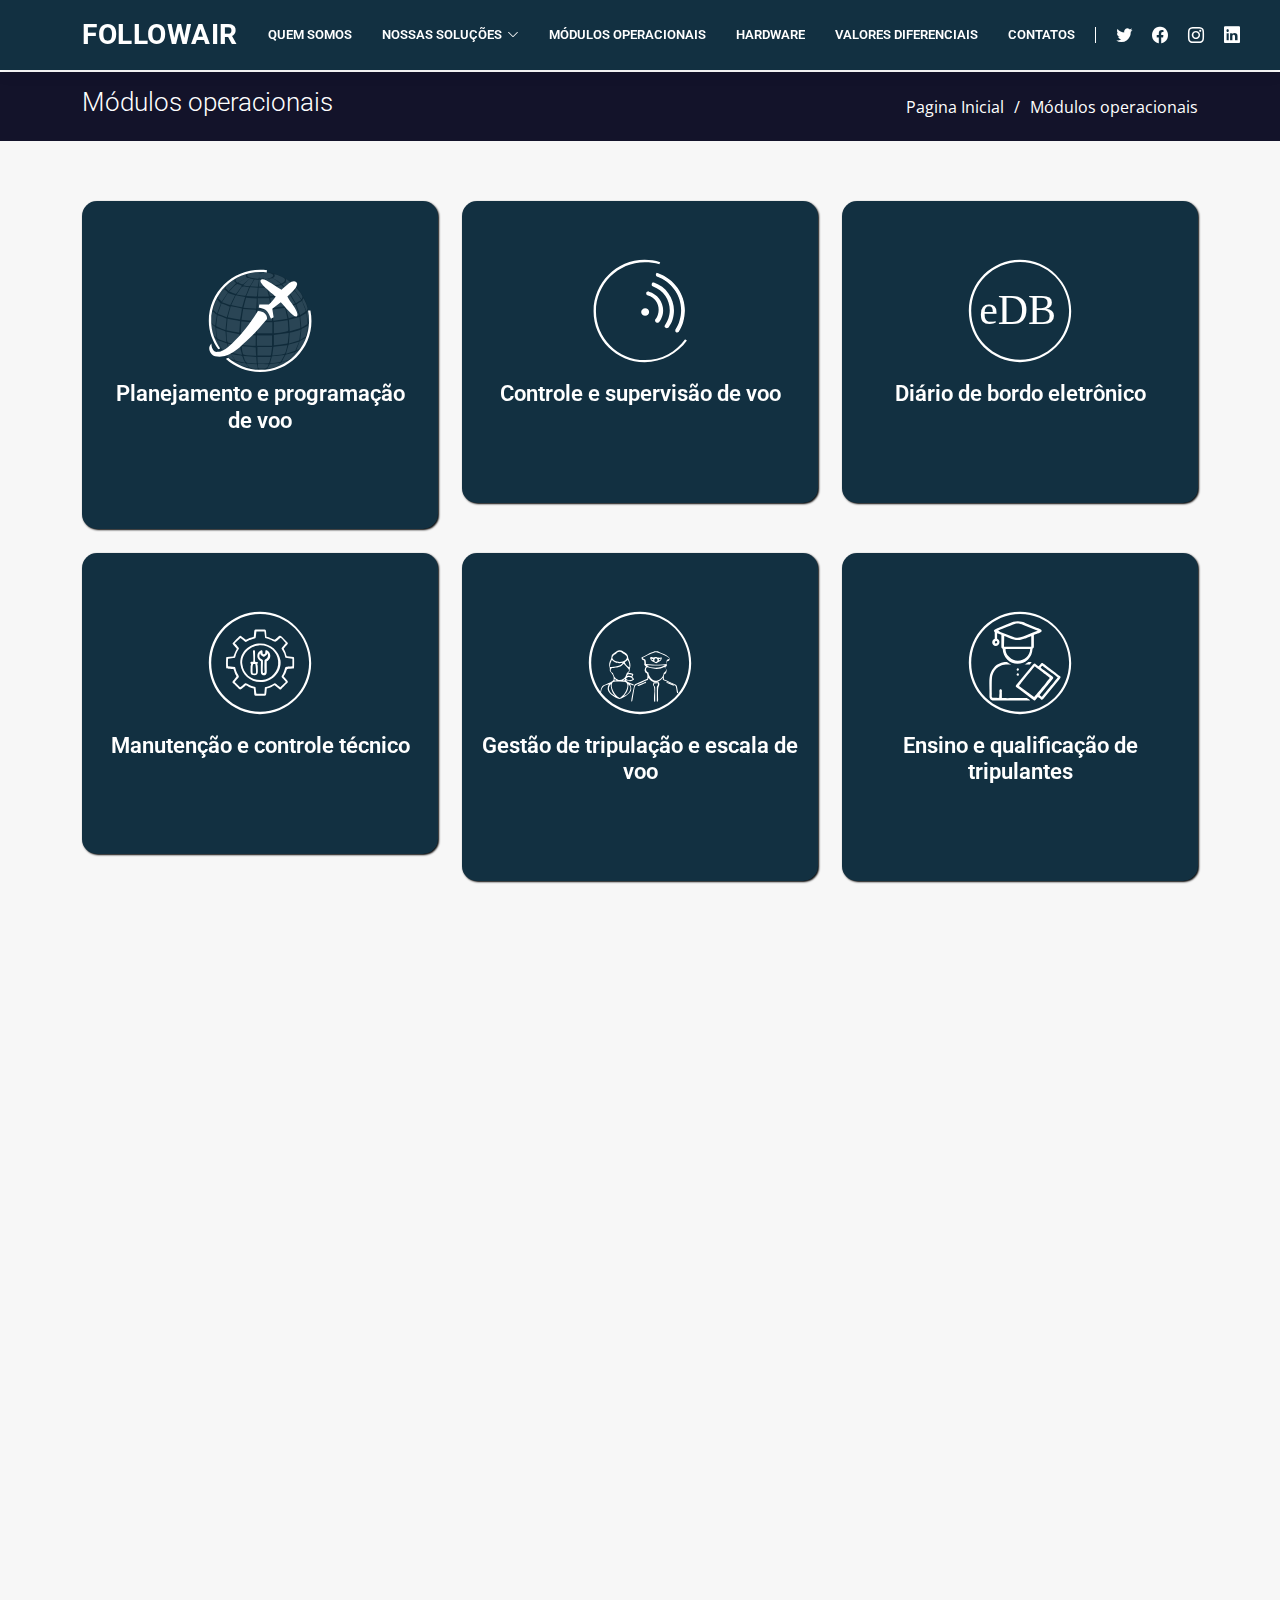
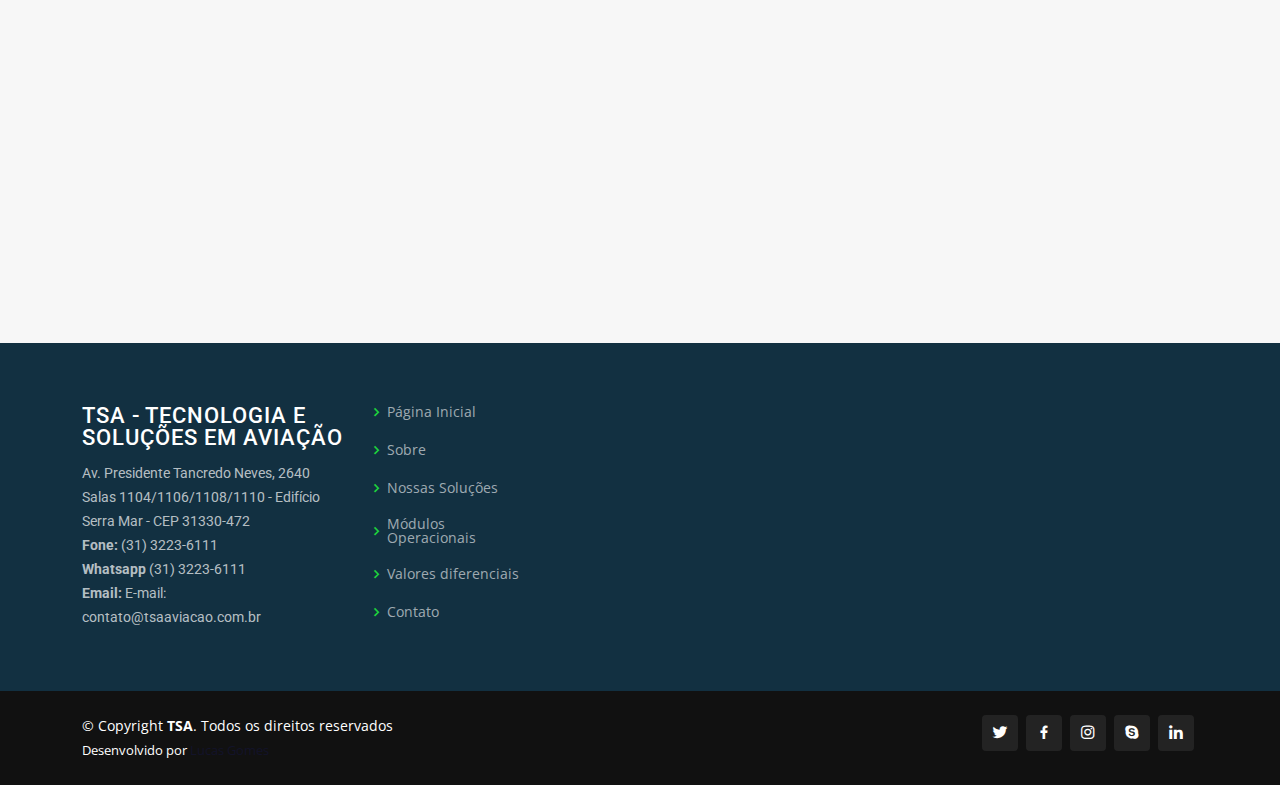
<file: services.html>
<!DOCTYPE html>
<html lang="en">

<head>
  <meta charset="utf-8">
  <meta content="width=device-width, initial-scale=1.0" name="viewport">

  <title>Services - Company Bootstrap Template</title>
  <meta content="" name="description">
  <meta content="" name="keywords">

  <!-- Favicons -->
  <link href="/assets/img/favicon.png" rel="icon"/>
  <link href="/assets/img/favicon.png" rel="apple-touch-icon"/>

  <!-- Google Fonts -->
  <link href="https://fonts.googleapis.com/css?family=Open+Sans:300,300i,400,400i,600,600i,700,700i|Roboto:300,300i,400,400i,500,500i,600,600i,700,700i|Poppins:300,300i,400,400i,500,500i,600,600i,700,700i" rel="stylesheet">

  <!-- Vendor CSS Files -->
  <link href="assets/vendor/animate.css/animate.min.css" rel="stylesheet">
  <link href="assets/vendor/aos/aos.css" rel="stylesheet">
  <link href="assets/vendor/bootstrap/css/bootstrap.min.css" rel="stylesheet">
  <link href="assets/vendor/bootstrap-icons/bootstrap-icons.css" rel="stylesheet">
  <link href="assets/vendor/boxicons/css/boxicons.min.css" rel="stylesheet">
  <link href="assets/vendor/glightbox/css/glightbox.min.css" rel="stylesheet">
  <link href="assets/vendor/remixicon/remixicon.css" rel="stylesheet">
  <link href="assets/vendor/swiper/swiper-bundle.min.css" rel="stylesheet">

  <!-- Template Main CSS File -->
  <link href="assets/css/style.css" rel="stylesheet">


</head>

<body>

  <!-- ======= Header ======= -->
  <header id="header" class="fixed-top">
    <div class="container d-flex align-items-center">

      <h1 class="logo me-auto"><a href="index.html"><span>FOLLOW</span>AIR</a></h1>
      <!-- Uncomment below if you prefer to use an image logo -->
      <!-- <a href="index.html"><img src="assets/img/logos/Followair-Marca-Oficial-_aberto_fechado_monocromatico.png" alt="Followair logo" class="logo me-auto"></a> -->

      <nav id="navbar" class="navbar order-last order-lg-0">
        <ul>
          <li><a href="about.html">Quem somos</a></li>

          <li class="dropdown"><a href="#"><span>Nossas Soluções</span> <i class="bi bi-chevron-down"></i></a>
            <ul>
              <li><a href="#">Followair Agro</a></li>
              <li><a href="#">Followair Corporate</a></li>
              <li><a href="#">Followair Green</a></li>
              <li><a href="pages/followair-police.html">Followair Police</a></li>                  
              <li><a href="#">Followair TX</a></li>
              <li><a href="#">Followair BM</a></li>
            </ul>
          </li>

          <li><a href="services.html">Módulos operacionais</a></li>
          <li><a href="/pages/hardware.html">Hardware</a></li>
          <li><a href="#">Valores diferenciais</a></li>
          <li><a href="#">Contatos</a></li>
       
          
        </ul>
        <i class="bi bi-list mobile-nav-toggle"></i>
      </nav><!-- .navbar -->

      <div class="header-social-links d-flex">
        <a href="#" class="twitter"><i class="bu bi-twitter"></i></a>
        <a href="#" class="facebook"><i class="bu bi-facebook"></i></a>
        <a href="#" class="instagram"><i class="bu bi-instagram"></i></a>
        <a href="#" class="linkedin"><i class="bu bi-linkedin"></i></i></a>
      </div>

    </div>
  </header>
  </header><!-- End Header -->

  <main id="main">

    <!-- ======= Breadcrumbs ======= -->
    <section id="breadcrumbs" class="breadcrumbs">
      <div class="container">

        <div class="d-flex justify-content-between align-items-center">
          <h2>Módulos operacionais</h2>
          <ol>
            <li><a href="index.html">Pagina Inicial</a></li>
            <li>Módulos operacionais</li>
          </ol>
        </div>

      </div>
    </section><!-- End Breadcrumbs -->

    <!-- ======= Services Section ======= -->
    <section id="services" class="services section-bg">

      <div class="container" data-aos="fade-up">
        <div class="row">

          <div class="col-lg-4 col-md-6  align-items-stretch" data-aos="zoom-in" data-aos-delay="100">
            <div class="icon-box iconbox-blue">
              <a href="./pages/modulos-ferramentas/planejamento-e-programacao-de-voo.html" class="stretched-link"></a>
              <div class="icon">
                <img src="./assets/img/icones/icones-white/1-Planejamento.svg" width="150px" height="150px">
              </div>
              <h4>Planejamento e programação de voo</h4>
            </div>
          </div>

          <div class="col-lg-4 col-md-6  align-items-stretch mt-4 mt-md-0" data-aos="zoom-in" data-aos-delay="200">
            <div class="icon-box iconbox-blue ">
              <a href="/pages/modulos-ferramentas/planejamento-e-programacao-de-voo.html" class="stretched-link"></a>
              <div class="icon">
                <img src="./assets/img/icones/icones-white/2-ControleVoo.svg" width="150px" height="150px">
              </div>
              <h4>Controle e supervisão de voo</h4>
            </div>
          </div>

          <div class="col-lg-4 col-md-6  align-items-stretch mt-4 mt-lg-0" data-aos="zoom-in" data-aos-delay="300">
            <div class="icon-box iconbox-pink">
              <a href="/pages/modulos-ferramentas/planejamento-e-programacao-de-voo.html" class="stretched-link"></a>
              <div class="icon">
                <img src="./assets/img/icones/icones-white/3-DiarioEletronico.svg" width="150px" height="150px">
              </div>
              <h4>Diário de bordo eletrônico</h4>
            </div>
          </div>

          <div class="col-lg-4 col-md-6  align-items-stretch mt-4" data-aos="zoom-in" data-aos-delay="100">
            <div class="icon-box iconbox-yellow">
              <a href="/pages/modulos-ferramentas/planejamento-e-programacao-de-voo.html" class="stretched-link"></a>
              <div class="icon">
                <img src="./assets/img/icones/icones-white/4-Manutencao.svg" width="150px" height="150px">
              </div>
              <h4>Manutenção e controle técnico</h4>
            </div>
          </div>

          <div class="col-lg-4 col-md-6  align-items-stretch mt-4" data-aos="zoom-in" data-aos-delay="200">
            <div class="icon-box iconbox-red">
              <a href="/pages/modulos-ferramentas/planejamento-e-programacao-de-voo.html" class="stretched-link"></a>
              <div class="icon">
                <img src="./assets/img/icones/icones-white/5-GestaoTripulacao.svg" width="150px" height="150px">
              </div>
              <h4>Gestão de tripulação e escala de voo</h4>
            </div>
          </div>

          <div class="col-lg-4 col-md-6  align-items-stretch mt-4" data-aos="zoom-in" data-aos-delay="300">
            <div class="icon-box iconbox-teal">
              <a href="/pages/modulos-ferramentas/planejamento-e-programacao-de-voo.html" class="stretched-link"></a>
              <div class="icon">
                <img src="./assets/img/icones/icones-white/6-EnsinoQualificacao.svg" width="150px" height="150px">
              </div>
              <h4>Ensino e qualificação de tripulantes</h4>
            </div>
          </div>
   
          <div class="col-lg-4 col-md-6  align-items-stretch mt-4" data-aos="zoom-in" data-aos-delay="100">
            <div class="icon-box iconbox-blue">
              <a href="/pages/modulos-ferramentas/planejamento-e-programacao-de-voo.html" class="stretched-link"></a>
              <div class="icon">
                <img src="./assets/img/icones/icones-white/7-GestaoCombustivel.svg" width="150px" height="150px">
              </div>
              <h4>Gestão de abastecimento</h4>
            </div>
          </div>

          <div class="col-lg-4 col-md-6  align-items-stretch mt-4" data-aos="zoom-in" data-aos-delay="200">
            <div class="icon-box iconbox-orange">
              <a href="/pages/modulos-ferramentas/planejamento-e-programacao-de-voo.html" class="stretched-link"></a>
              <div class="icon">
                <img src="./assets/img/icones/icones-white/8-ApoioAereo.svg" width="150px" height="150px">
              </div>
              <h4>Gestão de suprimentos e apoio aéreo</h4>
            </div>
          </div>
          
          <div class="col-lg-4 col-md-6  align-items-stretch mt-4" data-aos="zoom-in" data-aos-delay="300">
            <div class="icon-box iconbox-pink">
              <a href="/pages/modulos-ferramentas/planejamento-e-programacao-de-voo.html" class="stretched-link"></a>
              <div class="icon">
                <img src="./assets/img/icones/icones-white/9-GestaoContratos.svg" width="150px" height="150px">
              </div>
              <h4>Gestão de contratos e serviços</h4>
            </div>
          </div>
          
          <div class="col-lg-4 col-md-6  align-items-stretch mt-4" data-aos="zoom-in" data-aos-delay="100">
            <div class="icon-box iconbox-yellow">
              <a href="/pages/modulos-ferramentas/planejamento-e-programacao-de-voo.html" class="stretched-link"></a>
              <div class="icon">
                <img src="./assets/img/icones/icones-white/10-GestaoDocumentos.svg" width="150px" height="150px">
              </div>
              <h4>Gestão de documentos</h4>
            </div>
          </div>
          
          <div class="col-lg-4 col-md-6 align-items-stretch mt-4" data-aos="zoom-in" data-aos-delay="200">
            <div class="icon-box iconbox-red">
              <a href="/pages/modulos-ferramentas/planejamento-e-programacao-de-voo.html" class="stretched-link"></a>
              <div class="icon">
                <img src="./assets/img/icones/icones-white/11-Seguracan.svg" width="150px" height="150px">
              </div>
              <h4>Segurança operacional de voo</h4>
            </div>
          </div>
          
          <div class="col-lg-4 col-md-6  align-items-stretch mt-4" data-aos="zoom-in" data-aos-delay="300">
            <div class="icon-box iconbox-teal">
              <a href="/pages/modulos-ferramentas/planejamento-e-programacao-de-voo.html" class="stretched-link"></a>
              <div class="icon">
                <img src="./assets/img/icones/icones-white/12-FiscalizaocaoRampa.svg" width="150px" height="150px">
              </div>
              <h4>Fiscalização de rampa</h4>
            </div>
          </div>
          
          <div class="col-lg-4 col-md-6  align-items-stretch mt-4" data-aos="zoom-in" data-aos-delay="100">
            <div class="icon-box iconbox-yellow">
              <a href="/pages/modulos-ferramentas/planejamento-e-programacao-de-voo.html" class="stretched-link"></a>
              <div class="icon">
                <img src="./assets/img/icones/icones-white/13 relatórios e estatisticas.svg" width="150px" height="150px">
              </div>
              <h4>Relatórios e Estatísticas</h4>
            </div>
          </div>
          
          <div class="col-lg-4 col-md-6 align-items-stretch mt-4" data-aos="zoom-in" data-aos-delay="200">
            <div class="icon-box iconbox-red">
              <a href="/pages/modulos-ferramentas/planejamento-e-programacao-de-voo.html" class="stretched-link"></a>
              <div class="icon">
                <img src="./assets/img/icones/icones-white/14- suporte ao usuario.svg" width="150px" height="150px">
              </div>
              <h4>Suporte ao cliente</h4>
            </div>
          </div>
          
          <div class="col-lg-4 col-md-6  align-items-stretch mt-4" data-aos="zoom-in" data-aos-delay="300">
            <div class="icon-box iconbox-teal">
              <a href="/pages/modulos-ferramentas/planejamento-e-programacao-de-voo.html" class="stretched-link"></a>
              <div class="icon">
                <img src="./assets/img/icones/icones-white/15-AdministracaoGeral.svg" width="150px" height="150px">
              </div>
              <h4>Administração geral</h4>
            </div>
          </div>

        </div>
      </div>


    </section><!-- End Services Section -->

  </main><!-- End #main -->

  <!-- ======= Footer ======= -->
  <footer id="footer">

    <div class="footer-top">
      <div class="container">
        <div class="row">

          <div class="col-lg-3 col-md-6 footer-contact">
            <h3>TSA - Tecnologia e Soluções em aviação</h3>
            <p>
              Av. Presidente Tancredo Neves, 2640 <br>
              Salas 1104/1106/1108/1110 - Edifício Serra Mar - CEP 31330-472<br>
              <strong>Fone:</strong> (31) 3223-6111<br>
              <strong>Whatsapp</strong> (31) 3223-6111<br>
              <strong>Email:</strong> E-mail: contato@tsaaviacao.com.br <br>
            </p>
          </div>

          <div class="col-lg-2 col-md-6 footer-links">
            <ul>
              <li><i class="bx bx-chevron-right"></i> <a href="#">Página Inicial</a></li>
              <li><i class="bx bx-chevron-right"></i> <a href="#">Sobre</a></li>
              <li><i class="bx bx-chevron-right"></i> <a href="#">Nossas Soluções</a></li>
              <li><i class="bx bx-chevron-right"></i> <a href="#">Módulos Operacionais</a></li>
              <li><i class="bx bx-chevron-right"></i> <a href="#">Valores diferenciais</a></li>
              <li><i class="bx bx-chevron-right"></i> <a href="#">Contato</a></li>
            </ul>
        </div>
        
        </div>
      </div>
    </div>

    <div class="container d-md-flex py-4">

      <div class="me-md-auto text-center text-md-start">
        <div class="copyright">
          &copy; Copyright <strong><span>TSA</span></strong>. Todos os direitos reservados
        </div>
        <div class="credits">
          <!-- All the links in the footer should remain intact. -->
          <!-- You can delete the links only if you purchased the pro version. -->
          <!-- Licensing information: https://bootstrapmade.com/license/ -->
          <!-- Purchase the pro version with working PHP/AJAX contact form: https://bootstrapmade.com/company-free-html-bootstrap-template/ -->
          Desenvolvido por <a href="https://github.com/lukeiayf">Lucas Gomes</a>
        </div>
      </div>
      <div class="social-links text-center text-md-right pt-3 pt-md-0">
        <a href="#" class="twitter"><i class="bx bxl-twitter"></i></a>
        <a href="#" class="facebook"><i class="bx bxl-facebook"></i></a>
        <a href="#" class="instagram"><i class="bx bxl-instagram"></i></a>
        <a href="#" class="google-plus"><i class="bx bxl-skype"></i></a>
        <a href="#" class="linkedin"><i class="bx bxl-linkedin"></i></a>
      </div>
    </div>
  </footer>
  <!-- End Footer -->

  <a href="#" class="back-to-top d-flex align-items-center justify-content-center"><i class="bi bi-arrow-up-short"></i></a>

  <!-- Vendor JS Files -->
  <script src="assets/vendor/aos/aos.js"></script>
  <script src="assets/vendor/bootstrap/js/bootstrap.bundle.min.js"></script>
  <script src="assets/vendor/glightbox/js/glightbox.min.js"></script>
  <script src="assets/vendor/isotope-layout/isotope.pkgd.min.js"></script>
  <script src="assets/vendor/php-email-form/validate.js"></script>
  <script src="assets/vendor/swiper/swiper-bundle.min.js"></script>
  <script src="assets/vendor/waypoints/noframework.waypoints.js"></script>

  <!-- Template Main JS File -->
  <script src="assets/js/main.js"></script>

</body>

</html>
</file>
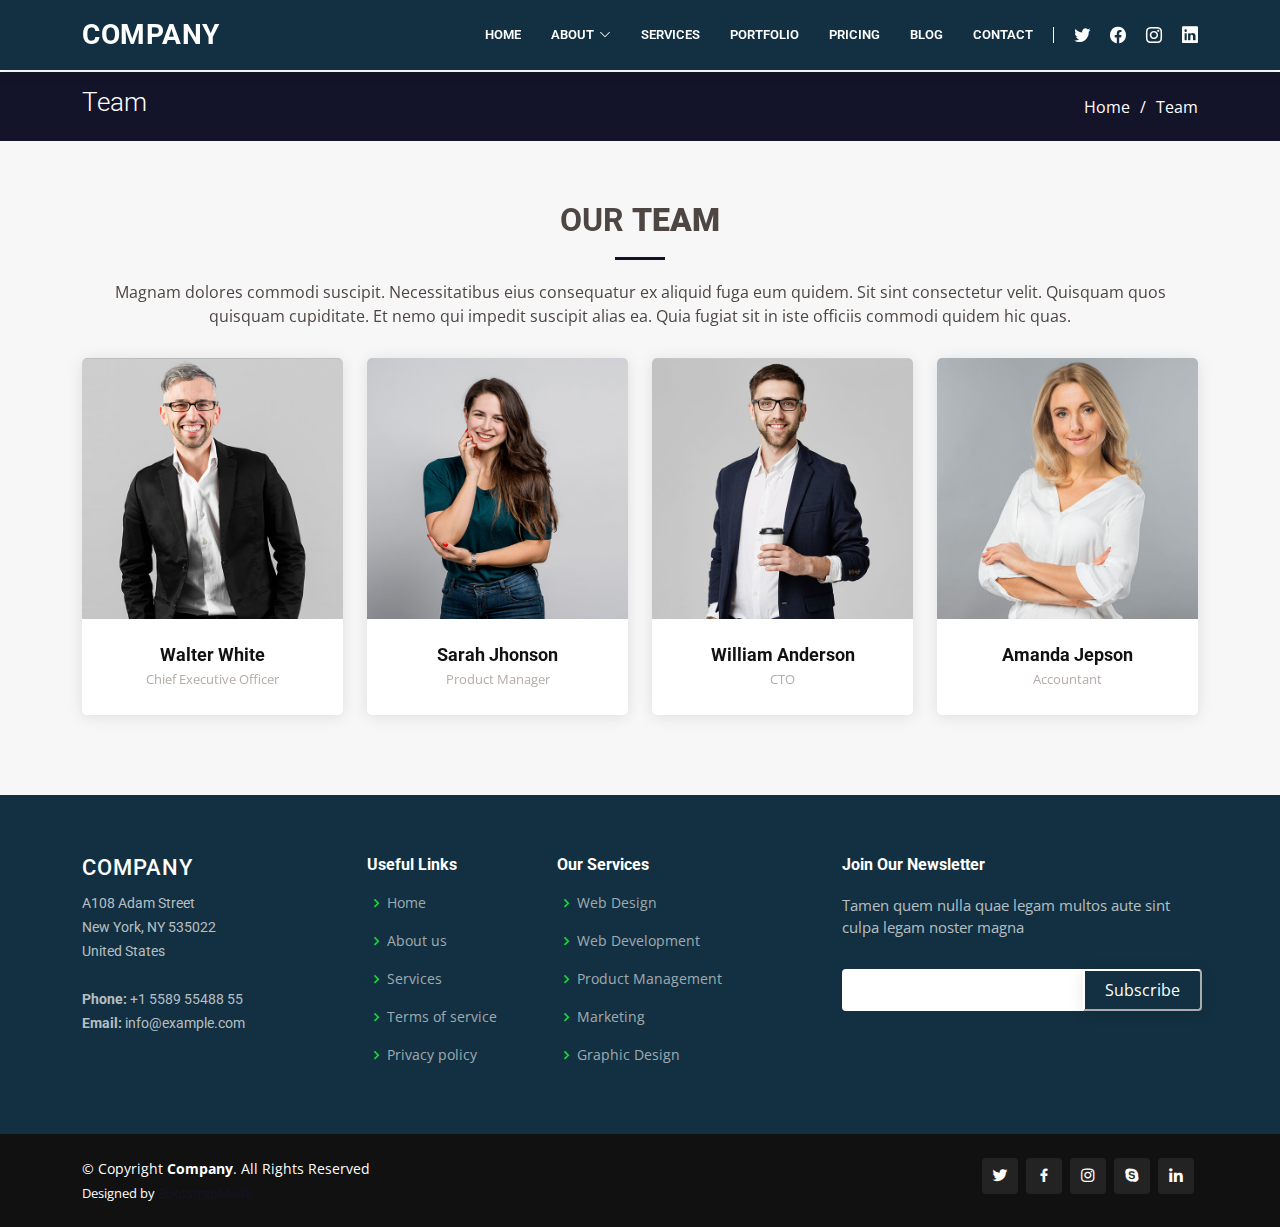
<file: team.html>
<!DOCTYPE html>
<html lang="en">

<head>
  <meta charset="utf-8">
  <meta content="width=device-width, initial-scale=1.0" name="viewport">

  <title>Team - Company Bootstrap Template</title>
  <meta content="" name="description">
  <meta content="" name="keywords">

  <!-- Favicons -->
  <link href="assets/img/favicon.png" rel="icon">
  <link href="assets/img/apple-touch-icon.png" rel="apple-touch-icon">

  <!-- Google Fonts -->
  <link href="https://fonts.googleapis.com/css?family=Open+Sans:300,300i,400,400i,600,600i,700,700i|Roboto:300,300i,400,400i,500,500i,600,600i,700,700i|Poppins:300,300i,400,400i,500,500i,600,600i,700,700i" rel="stylesheet">

  <!-- Vendor CSS Files -->
  <link href="assets/vendor/animate.css/animate.min.css" rel="stylesheet">
  <link href="assets/vendor/aos/aos.css" rel="stylesheet">
  <link href="assets/vendor/bootstrap/css/bootstrap.min.css" rel="stylesheet">
  <link href="assets/vendor/bootstrap-icons/bootstrap-icons.css" rel="stylesheet">
  <link href="assets/vendor/boxicons/css/boxicons.min.css" rel="stylesheet">
  <link href="assets/vendor/glightbox/css/glightbox.min.css" rel="stylesheet">
  <link href="assets/vendor/remixicon/remixicon.css" rel="stylesheet">
  <link href="assets/vendor/swiper/swiper-bundle.min.css" rel="stylesheet">

  <!-- Template Main CSS File -->
  <link href="assets/css/style.css" rel="stylesheet">

  <!-- =======================================================
  * Template Name: Company - v4.3.0
  * Template URL: https://bootstrapmade.com/company-free-html-bootstrap-template/
  * Author: BootstrapMade.com
  * License: https://bootstrapmade.com/license/
  ======================================================== -->
</head>

<body>

  <!-- ======= Header ======= -->
  <header id="header" class="fixed-top">
    <div class="container d-flex align-items-center">

      <h1 class="logo me-auto"><a href="index.html"><span>Com</span>pany</a></h1>
      <!-- Uncomment below if you prefer to use an image logo -->
      <!-- <a href="index.html" class="logo me-auto me-lg-0"><img src="assets/img/logo.png" alt="" class="img-fluid"></a>-->

      <nav id="navbar" class="navbar order-last order-lg-0">
        <ul>
          <li><a href="index.html">Home</a></li>

          <li class="dropdown"><a href="#"><span>About</span> <i class="bi bi-chevron-down"></i></a>
            <ul>
              <li><a href="about.html">About Us</a></li>
              <li><a href="team.html" class="active">Team</a></li>
              <li><a href="testimonials.html">Testimonials</a></li>
              <li class="dropdown"><a href="#"><span>Deep Drop Down</span> <i class="bi bi-chevron-right"></i></a>
                <ul>
                  <li><a href="#">Deep Drop Down 1</a></li>
                  <li><a href="#">Deep Drop Down 2</a></li>
                  <li><a href="#">Deep Drop Down 3</a></li>
                  <li><a href="#">Deep Drop Down 4</a></li>
                  <li><a href="#">Deep Drop Down 5</a></li>
                </ul>
              </li>
            </ul>
          </li>

          <li><a href="services.html">Services</a></li>
          <li><a href="portfolio.html">Portfolio</a></li>
          <li><a href="pricing.html">Pricing</a></li>
          <li><a href="blog.html">Blog</a></li>
          <li><a href="contact.html">Contact</a></li>

        </ul>
        <i class="bi bi-list mobile-nav-toggle"></i>
      </nav><!-- .navbar -->

      <div class="header-social-links d-flex">
        <a href="#" class="twitter"><i class="bu bi-twitter"></i></a>
        <a href="#" class="facebook"><i class="bu bi-facebook"></i></a>
        <a href="#" class="instagram"><i class="bu bi-instagram"></i></a>
        <a href="#" class="linkedin"><i class="bu bi-linkedin"></i></i></a>
      </div>

    </div>
  </header><!-- End Header -->

  <main id="main">

    <!-- ======= Breadcrumbs ======= -->
    <section id="breadcrumbs" class="breadcrumbs">
      <div class="container">

        <div class="d-flex justify-content-between align-items-center">
          <h2>Team</h2>
          <ol>
            <li><a href="index.html">Home</a></li>
            <li>Team</li>
          </ol>
        </div>

      </div>
    </section><!-- End Breadcrumbs -->

    <!-- ======= Our Team Section ======= -->
    <section id="team" class="team section-bg">
      <div class="container">

        <div class="section-title" data-aos="fade-up">
          <h2>Our <strong>Team</strong></h2>
          <p>Magnam dolores commodi suscipit. Necessitatibus eius consequatur ex aliquid fuga eum quidem. Sit sint consectetur velit. Quisquam quos quisquam cupiditate. Et nemo qui impedit suscipit alias ea. Quia fugiat sit in iste officiis commodi quidem hic quas.</p>
        </div>

        <div class="row">

          <div class="col-lg-3 col-md-6 d-flex align-items-stretch">
            <div class="member" data-aos="fade-up">
              <div class="member-img">
                <img src="assets/img/team/team-1.jpg" class="img-fluid" alt="">
                <div class="social">
                  <a href=""><i class="bi bi-twitter"></i></a>
                  <a href=""><i class="bi bi-facebook"></i></a>
                  <a href=""><i class="bi bi-instagram"></i></a>
                  <a href=""><i class="bi bi-linkedin"></i></a>
                </div>
              </div>
              <div class="member-info">
                <h4>Walter White</h4>
                <span>Chief Executive Officer</span>
              </div>
            </div>
          </div>

          <div class="col-lg-3 col-md-6 d-flex align-items-stretch">
            <div class="member" data-aos="fade-up" data-aos-delay="100">
              <div class="member-img">
                <img src="assets/img/team/team-2.jpg" class="img-fluid" alt="">
                <div class="social">
                  <a href=""><i class="bi bi-twitter"></i></a>
                  <a href=""><i class="bi bi-facebook"></i></a>
                  <a href=""><i class="bi bi-instagram"></i></a>
                  <a href=""><i class="bi bi-linkedin"></i></a>
                </div>
              </div>
              <div class="member-info">
                <h4>Sarah Jhonson</h4>
                <span>Product Manager</span>
              </div>
            </div>
          </div>

          <div class="col-lg-3 col-md-6 d-flex align-items-stretch">
            <div class="member" data-aos="fade-up" data-aos-delay="200">
              <div class="member-img">
                <img src="assets/img/team/team-3.jpg" class="img-fluid" alt="">
                <div class="social">
                  <a href=""><i class="bi bi-twitter"></i></a>
                  <a href=""><i class="bi bi-facebook"></i></a>
                  <a href=""><i class="bi bi-instagram"></i></a>
                  <a href=""><i class="bi bi-linkedin"></i></a>
                </div>
              </div>
              <div class="member-info">
                <h4>William Anderson</h4>
                <span>CTO</span>
              </div>
            </div>
          </div>

          <div class="col-lg-3 col-md-6 d-flex align-items-stretch">
            <div class="member" data-aos="fade-up" data-aos-delay="300">
              <div class="member-img">
                <img src="assets/img/team/team-4.jpg" class="img-fluid" alt="">
                <div class="social">
                  <a href=""><i class="bi bi-twitter"></i></a>
                  <a href=""><i class="bi bi-facebook"></i></a>
                  <a href=""><i class="bi bi-instagram"></i></a>
                  <a href=""><i class="bi bi-linkedin"></i></a>
                </div>
              </div>
              <div class="member-info">
                <h4>Amanda Jepson</h4>
                <span>Accountant</span>
              </div>
            </div>
          </div>

        </div>

      </div>
    </section><!-- End Our Team Section -->

  </main><!-- End #main -->

  <!-- ======= Footer ======= -->
  <footer id="footer">

    <div class="footer-top">
      <div class="container">
        <div class="row">

          <div class="col-lg-3 col-md-6 footer-contact">
            <h3>Company</h3>
            <p>
              A108 Adam Street <br>
              New York, NY 535022<br>
              United States <br><br>
              <strong>Phone:</strong> +1 5589 55488 55<br>
              <strong>Email:</strong> info@example.com<br>
            </p>
          </div>

          <div class="col-lg-2 col-md-6 footer-links">
            <h4>Useful Links</h4>
            <ul>
              <li><i class="bx bx-chevron-right"></i> <a href="#">Home</a></li>
              <li><i class="bx bx-chevron-right"></i> <a href="#">About us</a></li>
              <li><i class="bx bx-chevron-right"></i> <a href="#">Services</a></li>
              <li><i class="bx bx-chevron-right"></i> <a href="#">Terms of service</a></li>
              <li><i class="bx bx-chevron-right"></i> <a href="#">Privacy policy</a></li>
            </ul>
          </div>

          <div class="col-lg-3 col-md-6 footer-links">
            <h4>Our Services</h4>
            <ul>
              <li><i class="bx bx-chevron-right"></i> <a href="#">Web Design</a></li>
              <li><i class="bx bx-chevron-right"></i> <a href="#">Web Development</a></li>
              <li><i class="bx bx-chevron-right"></i> <a href="#">Product Management</a></li>
              <li><i class="bx bx-chevron-right"></i> <a href="#">Marketing</a></li>
              <li><i class="bx bx-chevron-right"></i> <a href="#">Graphic Design</a></li>
            </ul>
          </div>

          <div class="col-lg-4 col-md-6 footer-newsletter">
            <h4>Join Our Newsletter</h4>
            <p>Tamen quem nulla quae legam multos aute sint culpa legam noster magna</p>
            <form action="" method="post">
              <input type="email" name="email"><input type="submit" value="Subscribe">
            </form>
          </div>

        </div>
      </div>
    </div>

    <div class="container d-md-flex py-4">

      <div class="me-md-auto text-center text-md-start">
        <div class="copyright">
          &copy; Copyright <strong><span>Company</span></strong>. All Rights Reserved
        </div>
        <div class="credits">
          <!-- All the links in the footer should remain intact. -->
          <!-- You can delete the links only if you purchased the pro version. -->
          <!-- Licensing information: https://bootstrapmade.com/license/ -->
          <!-- Purchase the pro version with working PHP/AJAX contact form: https://bootstrapmade.com/company-free-html-bootstrap-template/ -->
          Designed by <a href="https://bootstrapmade.com/">BootstrapMade</a>
        </div>
      </div>
      <div class="social-links text-center text-md-right pt-3 pt-md-0">
        <a href="#" class="twitter"><i class="bx bxl-twitter"></i></a>
        <a href="#" class="facebook"><i class="bx bxl-facebook"></i></a>
        <a href="#" class="instagram"><i class="bx bxl-instagram"></i></a>
        <a href="#" class="google-plus"><i class="bx bxl-skype"></i></a>
        <a href="#" class="linkedin"><i class="bx bxl-linkedin"></i></a>
      </div>
    </div>
  </footer><!-- End Footer -->

  <a href="#" class="back-to-top d-flex align-items-center justify-content-center"><i class="bi bi-arrow-up-short"></i></a>

  <!-- Vendor JS Files -->
  <script src="assets/vendor/aos/aos.js"></script>
  <script src="assets/vendor/bootstrap/js/bootstrap.bundle.min.js"></script>
  <script src="assets/vendor/glightbox/js/glightbox.min.js"></script>
  <script src="assets/vendor/isotope-layout/isotope.pkgd.min.js"></script>
  <script src="assets/vendor/php-email-form/validate.js"></script>
  <script src="assets/vendor/swiper/swiper-bundle.min.js"></script>
  <script src="assets/vendor/waypoints/noframework.waypoints.js"></script>

  <!-- Template Main JS File -->
  <script src="assets/js/main.js"></script>

</body>

</html>
</file>
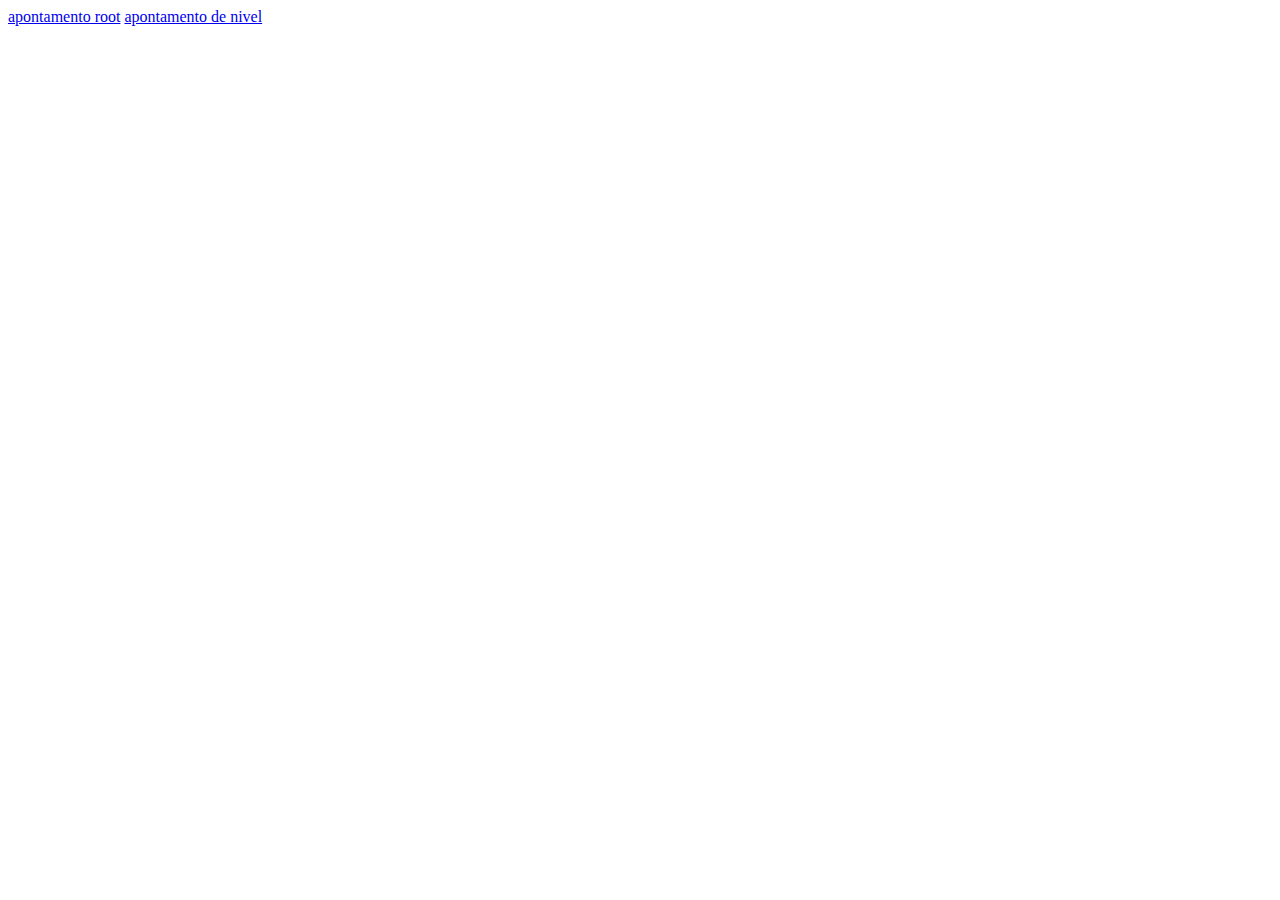
<file: teste-de-apontamento.html>
<!DOCTYPE html>
<html lang="en">

<head>
  <meta charset="utf-8">
  <meta content="width=device-width, initial-scale=1.0" name="viewport">

  <title>teste apontamento</title>
</head>

<body>
    <a href="portfolio.html">apontamento root</a>
    <a href="pages/aviacao-seguranca-publica.html">apontamento de nivel</a>
</body>

</html>
</file>
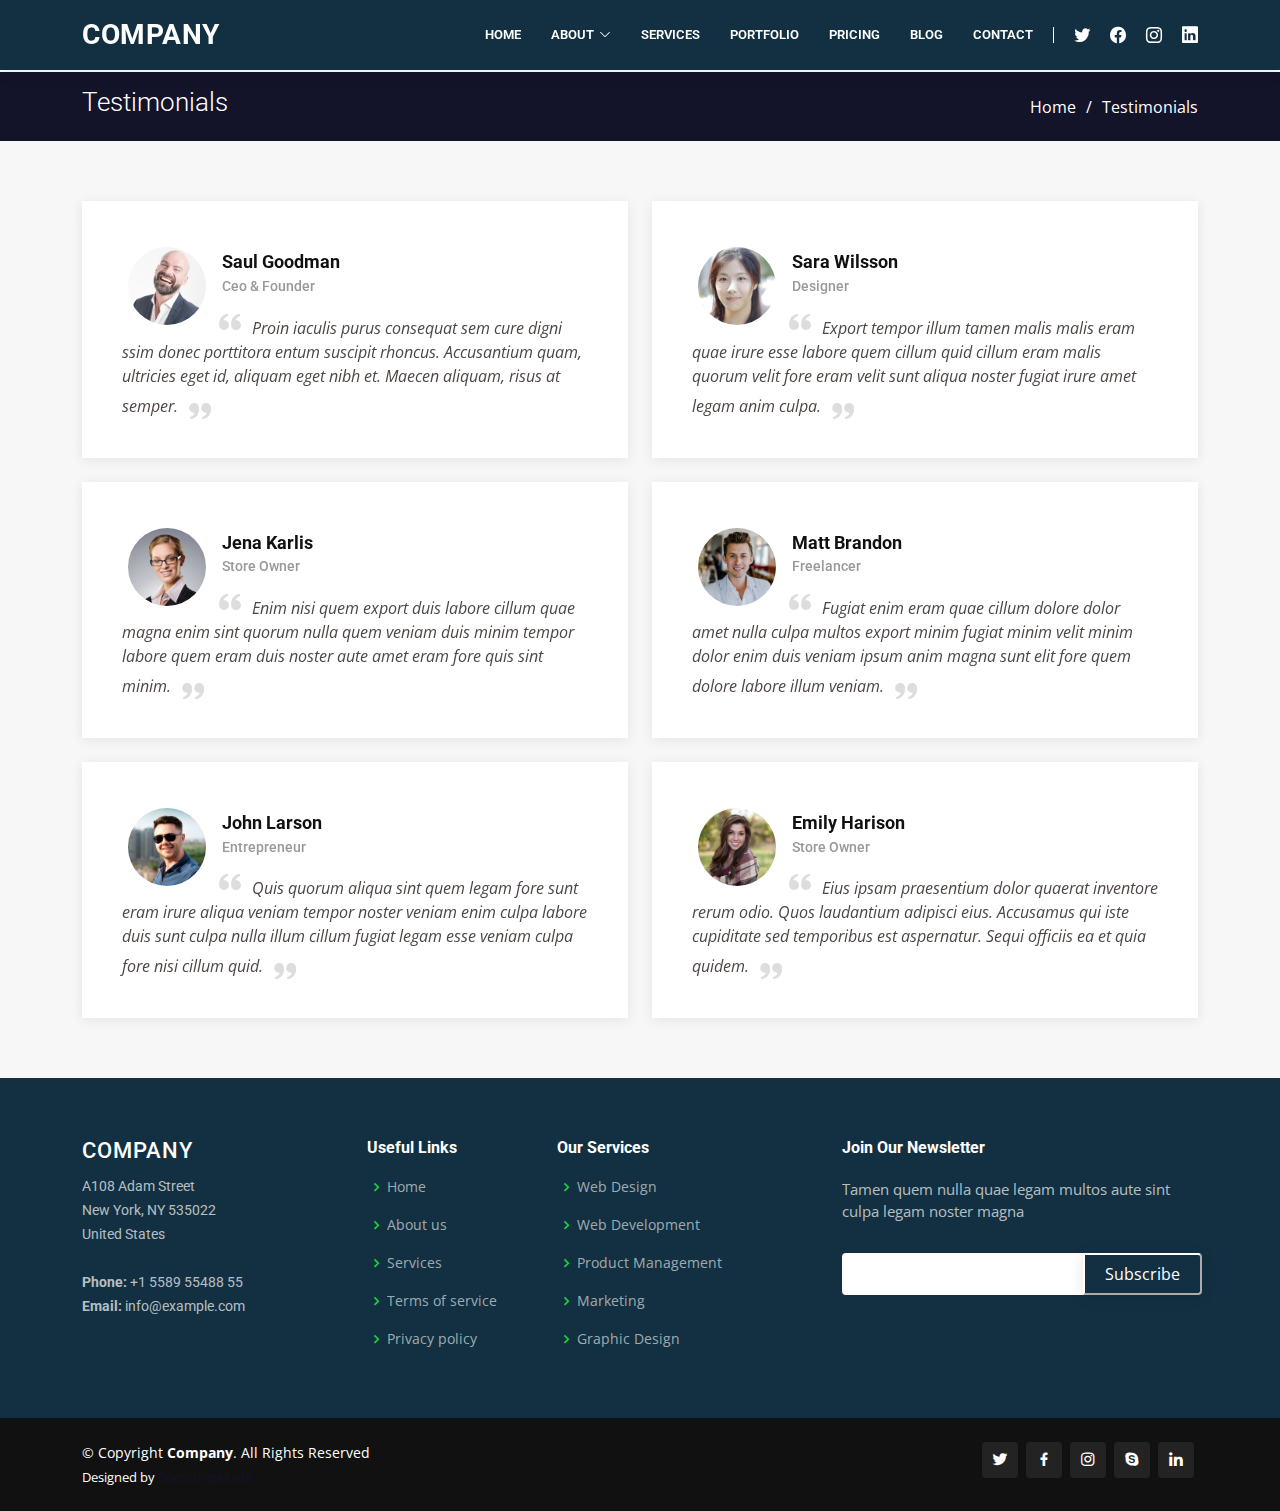
<file: testimonials.html>
<!DOCTYPE html>
<html lang="en">

<head>
  <meta charset="utf-8">
  <meta content="width=device-width, initial-scale=1.0" name="viewport">

  <title>Testimonials - Company Bootstrap Template</title>
  <meta content="" name="description">
  <meta content="" name="keywords">

  <!-- Favicons -->
  <link href="assets/img/favicon.png" rel="icon">
  <link href="assets/img/apple-touch-icon.png" rel="apple-touch-icon">

  <!-- Google Fonts -->
  <link href="https://fonts.googleapis.com/css?family=Open+Sans:300,300i,400,400i,600,600i,700,700i|Roboto:300,300i,400,400i,500,500i,600,600i,700,700i|Poppins:300,300i,400,400i,500,500i,600,600i,700,700i" rel="stylesheet">

  <!-- Vendor CSS Files -->
  <link href="assets/vendor/animate.css/animate.min.css" rel="stylesheet">
  <link href="assets/vendor/aos/aos.css" rel="stylesheet">
  <link href="assets/vendor/bootstrap/css/bootstrap.min.css" rel="stylesheet">
  <link href="assets/vendor/bootstrap-icons/bootstrap-icons.css" rel="stylesheet">
  <link href="assets/vendor/boxicons/css/boxicons.min.css" rel="stylesheet">
  <link href="assets/vendor/glightbox/css/glightbox.min.css" rel="stylesheet">
  <link href="assets/vendor/remixicon/remixicon.css" rel="stylesheet">
  <link href="assets/vendor/swiper/swiper-bundle.min.css" rel="stylesheet">

  <!-- Template Main CSS File -->
  <link href="assets/css/style.css" rel="stylesheet">

  <!-- =======================================================
  * Template Name: Company - v4.3.0
  * Template URL: https://bootstrapmade.com/company-free-html-bootstrap-template/
  * Author: BootstrapMade.com
  * License: https://bootstrapmade.com/license/
  ======================================================== -->
</head>

<body>

  <!-- ======= Header ======= -->
  <header id="header" class="fixed-top">
    <div class="container d-flex align-items-center">

      <h1 class="logo me-auto"><a href="index.html"><span>Com</span>pany</a></h1>
      <!-- Uncomment below if you prefer to use an image logo -->
      <!-- <a href="index.html" class="logo me-auto me-lg-0"><img src="assets/img/logo.png" alt="" class="img-fluid"></a>-->

      <nav id="navbar" class="navbar order-last order-lg-0">
        <ul>
          <li><a href="index.html">Home</a></li>

          <li class="dropdown"><a href="#"><span>About</span> <i class="bi bi-chevron-down"></i></a>
            <ul>
              <li><a href="about.html">About Us</a></li>
              <li><a href="team.html">Team</a></li>
              <li><a href="testimonials.html" class="active">Testimonials</a></li>
              <li class="dropdown"><a href="#"><span>Deep Drop Down</span> <i class="bi bi-chevron-right"></i></a>
                <ul>
                  <li><a href="#">Deep Drop Down 1</a></li>
                  <li><a href="#">Deep Drop Down 2</a></li>
                  <li><a href="#">Deep Drop Down 3</a></li>
                  <li><a href="#">Deep Drop Down 4</a></li>
                  <li><a href="#">Deep Drop Down 5</a></li>
                </ul>
              </li>
            </ul>
          </li>

          <li><a href="services.html">Services</a></li>
          <li><a href="portfolio.html">Portfolio</a></li>
          <li><a href="pricing.html">Pricing</a></li>
          <li><a href="blog.html">Blog</a></li>
          <li><a href="contact.html">Contact</a></li>

        </ul>
        <i class="bi bi-list mobile-nav-toggle"></i>
      </nav><!-- .navbar -->

      <div class="header-social-links d-flex">
        <a href="#" class="twitter"><i class="bu bi-twitter"></i></a>
        <a href="#" class="facebook"><i class="bu bi-facebook"></i></a>
        <a href="#" class="instagram"><i class="bu bi-instagram"></i></a>
        <a href="#" class="linkedin"><i class="bu bi-linkedin"></i></i></a>
      </div>

    </div>
  </header><!-- End Header -->

  <main id="main">

    <!-- ======= Breadcrumbs ======= -->
    <section id="breadcrumbs" class="breadcrumbs">
      <div class="container">

        <div class="d-flex justify-content-between align-items-center">
          <h2>Testimonials</h2>
          <ol>
            <li><a href="index.html">Home</a></li>
            <li>Testimonials</li>
          </ol>
        </div>

      </div>
    </section><!-- End Breadcrumbs -->

    <!-- ======= Testimonials Section ======= -->
    <section id="testimonials" class="testimonials section-bg">
      <div class="container">

        <div class="row">

          <div class="col-lg-6" data-aos="fade-up">
            <div class="testimonial-item">
              <img src="assets/img/testimonials/testimonials-1.jpg" class="testimonial-img" alt="">
              <h3>Saul Goodman</h3>
              <h4>Ceo &amp; Founder</h4>
              <p>
                <i class="bx bxs-quote-alt-left quote-icon-left"></i>
                Proin iaculis purus consequat sem cure digni ssim donec porttitora entum suscipit rhoncus. Accusantium quam, ultricies eget id, aliquam eget nibh et. Maecen aliquam, risus at semper.
                <i class="bx bxs-quote-alt-right quote-icon-right"></i>
              </p>
            </div>
          </div>

          <div class="col-lg-6" data-aos="fade-up" data-aos-delay="100">
            <div class="testimonial-item mt-4 mt-lg-0">
              <img src="assets/img/testimonials/testimonials-2.jpg" class="testimonial-img" alt="">
              <h3>Sara Wilsson</h3>
              <h4>Designer</h4>
              <p>
                <i class="bx bxs-quote-alt-left quote-icon-left"></i>
                Export tempor illum tamen malis malis eram quae irure esse labore quem cillum quid cillum eram malis quorum velit fore eram velit sunt aliqua noster fugiat irure amet legam anim culpa.
                <i class="bx bxs-quote-alt-right quote-icon-right"></i>
              </p>
            </div>
          </div>

          <div class="col-lg-6" data-aos="fade-up" data-aos-delay="200">
            <div class="testimonial-item mt-4">
              <img src="assets/img/testimonials/testimonials-3.jpg" class="testimonial-img" alt="">
              <h3>Jena Karlis</h3>
              <h4>Store Owner</h4>
              <p>
                <i class="bx bxs-quote-alt-left quote-icon-left"></i>
                Enim nisi quem export duis labore cillum quae magna enim sint quorum nulla quem veniam duis minim tempor labore quem eram duis noster aute amet eram fore quis sint minim.
                <i class="bx bxs-quote-alt-right quote-icon-right"></i>
              </p>
            </div>
          </div>

          <div class="col-lg-6" data-aos="fade-up" data-aos-delay="300">
            <div class="testimonial-item mt-4">
              <img src="assets/img/testimonials/testimonials-4.jpg" class="testimonial-img" alt="">
              <h3>Matt Brandon</h3>
              <h4>Freelancer</h4>
              <p>
                <i class="bx bxs-quote-alt-left quote-icon-left"></i>
                Fugiat enim eram quae cillum dolore dolor amet nulla culpa multos export minim fugiat minim velit minim dolor enim duis veniam ipsum anim magna sunt elit fore quem dolore labore illum veniam.
                <i class="bx bxs-quote-alt-right quote-icon-right"></i>
              </p>
            </div>
          </div>

          <div class="col-lg-6" data-aos="fade-up" data-aos-delay="400">
            <div class="testimonial-item mt-4">
              <img src="assets/img/testimonials/testimonials-5.jpg" class="testimonial-img" alt="">
              <h3>John Larson</h3>
              <h4>Entrepreneur</h4>
              <p>
                <i class="bx bxs-quote-alt-left quote-icon-left"></i>
                Quis quorum aliqua sint quem legam fore sunt eram irure aliqua veniam tempor noster veniam enim culpa labore duis sunt culpa nulla illum cillum fugiat legam esse veniam culpa fore nisi cillum quid.
                <i class="bx bxs-quote-alt-right quote-icon-right"></i>
              </p>
            </div>
          </div>

          <div class="col-lg-6" data-aos="fade-up" data-aos-delay="500">
            <div class="testimonial-item mt-4">
              <img src="assets/img/testimonials/testimonials-6.jpg" class="testimonial-img" alt="">
              <h3>Emily Harison</h3>
              <h4>Store Owner</h4>
              <p>
                <i class="bx bxs-quote-alt-left quote-icon-left"></i>
                Eius ipsam praesentium dolor quaerat inventore rerum odio. Quos laudantium adipisci eius. Accusamus qui iste cupiditate sed temporibus est aspernatur. Sequi officiis ea et quia quidem.
                <i class="bx bxs-quote-alt-right quote-icon-right"></i>
              </p>
            </div>
          </div>

        </div>

      </div>
    </section><!-- End Testimonials Section -->

  </main><!-- End #main -->

  <!-- ======= Footer ======= -->
  <footer id="footer">

    <div class="footer-top">
      <div class="container">
        <div class="row">

          <div class="col-lg-3 col-md-6 footer-contact">
            <h3>Company</h3>
            <p>
              A108 Adam Street <br>
              New York, NY 535022<br>
              United States <br><br>
              <strong>Phone:</strong> +1 5589 55488 55<br>
              <strong>Email:</strong> info@example.com<br>
            </p>
          </div>

          <div class="col-lg-2 col-md-6 footer-links">
            <h4>Useful Links</h4>
            <ul>
              <li><i class="bx bx-chevron-right"></i> <a href="#">Home</a></li>
              <li><i class="bx bx-chevron-right"></i> <a href="#">About us</a></li>
              <li><i class="bx bx-chevron-right"></i> <a href="#">Services</a></li>
              <li><i class="bx bx-chevron-right"></i> <a href="#">Terms of service</a></li>
              <li><i class="bx bx-chevron-right"></i> <a href="#">Privacy policy</a></li>
            </ul>
          </div>

          <div class="col-lg-3 col-md-6 footer-links">
            <h4>Our Services</h4>
            <ul>
              <li><i class="bx bx-chevron-right"></i> <a href="#">Web Design</a></li>
              <li><i class="bx bx-chevron-right"></i> <a href="#">Web Development</a></li>
              <li><i class="bx bx-chevron-right"></i> <a href="#">Product Management</a></li>
              <li><i class="bx bx-chevron-right"></i> <a href="#">Marketing</a></li>
              <li><i class="bx bx-chevron-right"></i> <a href="#">Graphic Design</a></li>
            </ul>
          </div>

          <div class="col-lg-4 col-md-6 footer-newsletter">
            <h4>Join Our Newsletter</h4>
            <p>Tamen quem nulla quae legam multos aute sint culpa legam noster magna</p>
            <form action="" method="post">
              <input type="email" name="email"><input type="submit" value="Subscribe">
            </form>
          </div>

        </div>
      </div>
    </div>

    <div class="container d-md-flex py-4">

      <div class="me-md-auto text-center text-md-start">
        <div class="copyright">
          &copy; Copyright <strong><span>Company</span></strong>. All Rights Reserved
        </div>
        <div class="credits">
          <!-- All the links in the footer should remain intact. -->
          <!-- You can delete the links only if you purchased the pro version. -->
          <!-- Licensing information: https://bootstrapmade.com/license/ -->
          <!-- Purchase the pro version with working PHP/AJAX contact form: https://bootstrapmade.com/company-free-html-bootstrap-template/ -->
          Designed by <a href="https://bootstrapmade.com/">BootstrapMade</a>
        </div>
      </div>
      <div class="social-links text-center text-md-right pt-3 pt-md-0">
        <a href="#" class="twitter"><i class="bx bxl-twitter"></i></a>
        <a href="#" class="facebook"><i class="bx bxl-facebook"></i></a>
        <a href="#" class="instagram"><i class="bx bxl-instagram"></i></a>
        <a href="#" class="google-plus"><i class="bx bxl-skype"></i></a>
        <a href="#" class="linkedin"><i class="bx bxl-linkedin"></i></a>
      </div>
    </div>
  </footer><!-- End Footer -->

  <a href="#" class="back-to-top d-flex align-items-center justify-content-center"><i class="bi bi-arrow-up-short"></i></a>

  <!-- Vendor JS Files -->
  <script src="assets/vendor/aos/aos.js"></script>
  <script src="assets/vendor/bootstrap/js/bootstrap.bundle.min.js"></script>
  <script src="assets/vendor/glightbox/js/glightbox.min.js"></script>
  <script src="assets/vendor/isotope-layout/isotope.pkgd.min.js"></script>
  <script src="assets/vendor/php-email-form/validate.js"></script>
  <script src="assets/vendor/swiper/swiper-bundle.min.js"></script>
  <script src="assets/vendor/waypoints/noframework.waypoints.js"></script>

  <!-- Template Main JS File -->
  <script src="assets/js/main.js"></script>

</body>

</html>
</file>
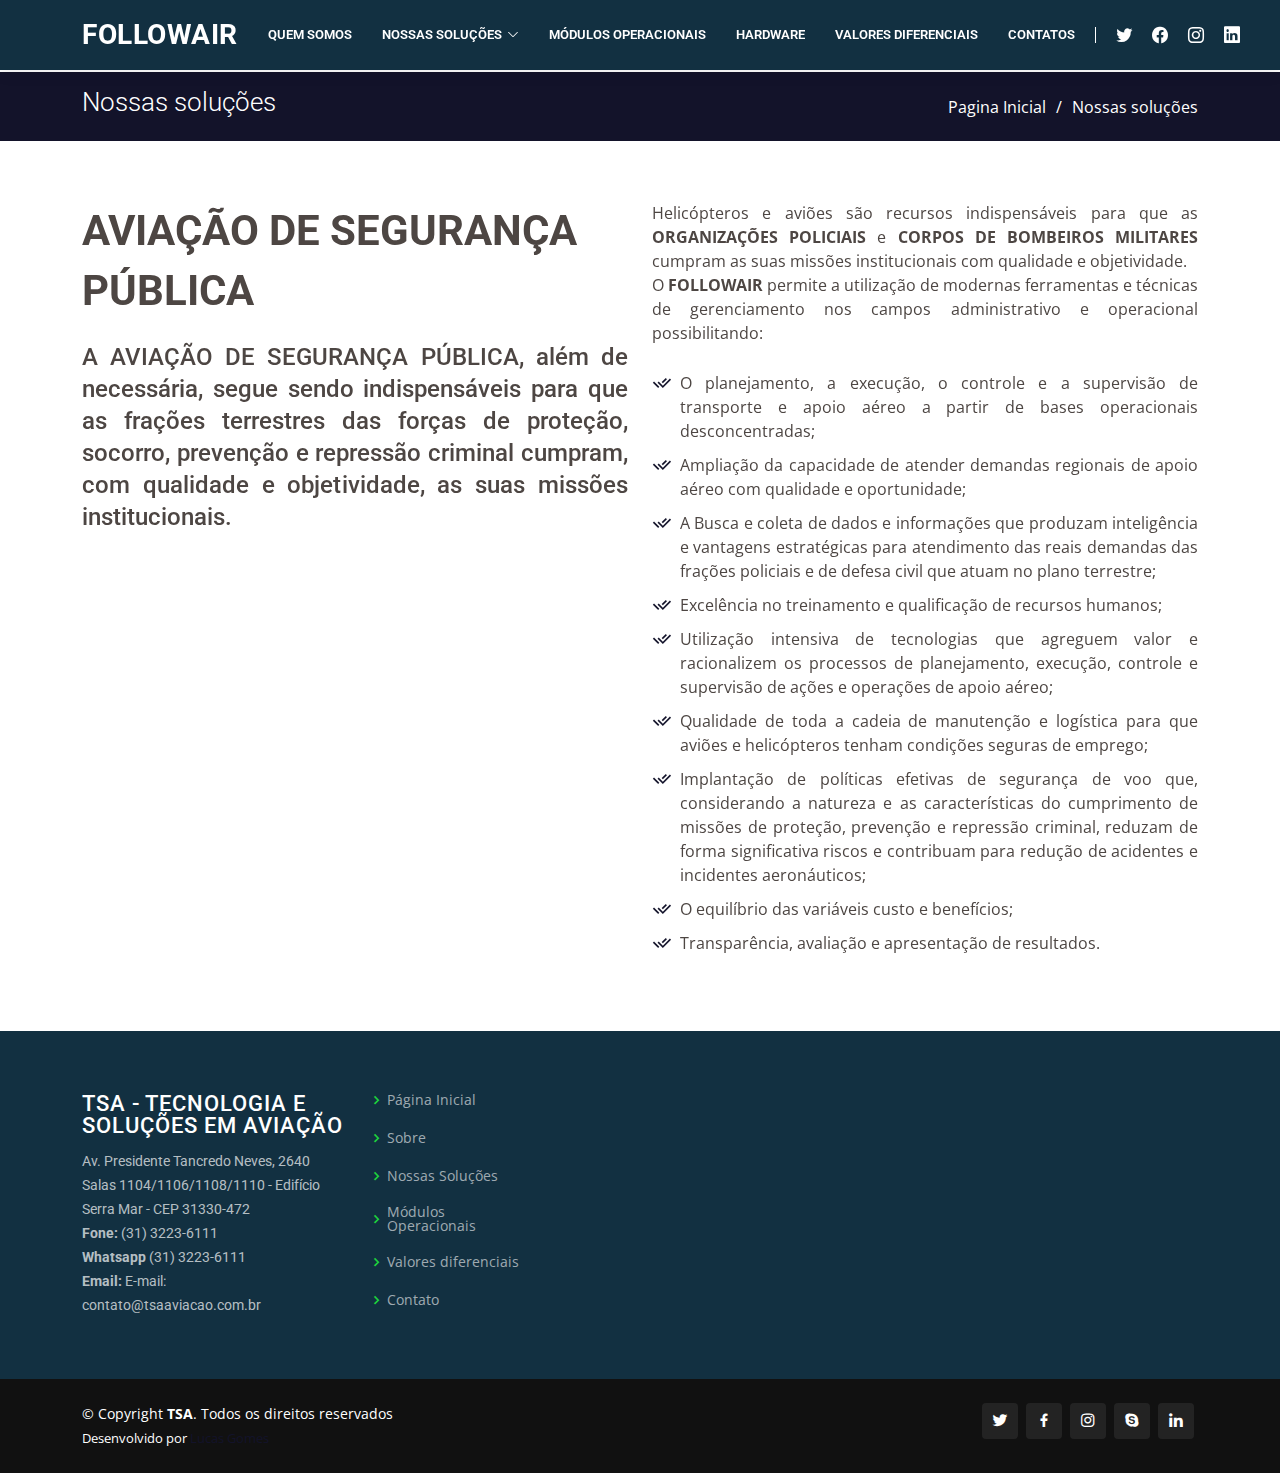
<file: pages/aviacao-seguranca-publica.html>
<!DOCTYPE html>
<html lang="en">

<head>
  <meta charset="utf-8">
  <meta content="width=device-width, initial-scale=1.0" name="viewport">

  <title>About - Company Bootstrap Template</title>
  <meta content="" name="description">
  <meta content="" name="keywords">

  <!-- Favicons -->
  <link href="../assets/img/favicon.png" rel="icon">
  <link href="../assets/img/apple-touch-icon.png" rel="apple-touch-icon">

  <!-- Google Fonts -->
  <link href="https://fonts.googleapis.com/css?family=Open+Sans:300,300i,400,400i,600,600i,700,700i|Roboto:300,300i,400,400i,500,500i,600,600i,700,700i|Poppins:300,300i,400,400i,500,500i,600,600i,700,700i" rel="stylesheet">

  <!-- Vendor CSS Files -->
  <link href="../assets/vendor/animate.css/animate.min.css" rel="stylesheet">
  <link href="../assets/vendor/aos/aos.css" rel="stylesheet">
  <link href="../assets/vendor/bootstrap/css/bootstrap.min.css" rel="stylesheet">
  <link href="../assets/vendor/bootstrap-icons/bootstrap-icons.css" rel="stylesheet">
  <link href="../assets/vendor/boxicons/css/boxicons.min.css" rel="stylesheet">
  <link href="../assets/vendor/glightbox/css/glightbox.min.css" rel="stylesheet">
  <link href="../assets/vendor/remixicon/remixicon.css" rel="stylesheet">
  <link href="../assets/vendor/swiper/swiper-bundle.min.css" rel="stylesheet">

  <!-- Template Main CSS File -->
  <link href="../assets/css/style.css" rel="stylesheet">
</head>

<body>

  <!-- ======= Header ======= -->
  <header id="header" class="fixed-top">
    <div class="container d-flex align-items-center">

      <h1 class="logo me-auto"><a href="../index.html"><span>FOLLOW</span>AIR</a></h1>
      <!-- Uncomment below if you prefer to use an image logo -->
      <!-- <a href="index.html"><img src="assets/img/logos/Followair-Marca-Oficial-_aberto_fechado_monocromatico.png" alt="Followair logo" class="logo me-auto"></a> -->

      <nav id="navbar" class="navbar order-last order-lg-0">
        <ul>
          <li><a href="../about.html" >Quem somos</a></li>

          <li class="dropdown"><a href="../pages/aviacao-seguranca-publica.html"><span>Nossas Soluções</span> <i class="bi bi-chevron-down"></i></a>
            <ul>
              <li><a href="#">Followair Agro</a></li>
              <li><a href="#">Followair Corporate</a></li>
              <li><a href="#">Followair Green</a></li>
              <li><a href="pages/aviacao-seguranca-publica.html">Followair Police</a></li>                  
              <li><a href="#">Followair TX</a></li>
              <li><a href="#">Followair BM</a></li>
            </ul>
          </li>

          <li><a href="../services.html">Módulos operacionais</a></li>
          <li><a href="../pages/hardware.html">Hardware</a></li>
          <li><a href="#">Valores diferenciais</a></li>
          <li><a href="#">Contatos</a></li>
       
          
        </ul>
        <i class="bi bi-list mobile-nav-toggle"></i>
      </nav><!-- .navbar -->

      <div class="header-social-links d-flex">
        <a href="#" class="twitter"><i class="bu bi-twitter"></i></a>
        <a href="#" class="facebook"><i class="bu bi-facebook"></i></a>
        <a href="#" class="instagram"><i class="bu bi-instagram"></i></a>
        <a href="#" class="linkedin"><i class="bu bi-linkedin"></i></i></a>
      </div>

    </div>
  </header><!-- End Header -->

  <main id="main">

    <!-- ======= Breadcrumbs ======= -->
    <section id="breadcrumbs" class="breadcrumbs">
      <div class="container">

        <div class="d-flex justify-content-between align-items-center">
          <h2>Nossas soluções</h2>
          <ol>
            <li><a href="../index.html">Pagina Inicial</a></li>
            <li>Nossas soluções</li>
          </ol>
        </div>

      </div>
    </section><!-- End Breadcrumbs -->

    <!-- ======= About Us Section ======= -->
    <section id="about-us" class="about-us">
      <div class="container" data-aos="fade-up">

        <div class="row content">
          <div class="col-lg-6" data-aos="fade-right">
            <h2>AVIAÇÃO DE SEGURANÇA PÚBLICA</h2>
            <h3 style="text-align: justify; text-justify: inner-word">A AVIAÇÃO DE SEGURANÇA PÚBLICA, além de necessária, segue sendo indispensáveis para que as frações terrestres das forças de proteção, socorro, prevenção e repressão criminal cumpram, com qualidade e objetividade, as suas missões institucionais. 
            </h3>
          </div>
          <div class="col-lg-6 pt-4 pt-lg-0" data-aos="fade-left">
            <p style="text-align: justify; text-justify: inner-word">
              Helicópteros e aviões são recursos indispensáveis para que as <b>ORGANIZAÇÕES POLICIAIS</b> e <b>CORPOS DE BOMBEIROS MILITARES</b> cumpram as suas missões institucionais com qualidade e objetividade.<br> 
              O <b>FOLLOWAIR</b> permite a utilização de modernas ferramentas e técnicas de gerenciamento nos campos administrativo e operacional possibilitando:
              <ul style="text-align: justify; text-justify: inner-word">
                <li><i class="ri-check-double-line"></i>O planejamento, a execução, o controle e a supervisão de transporte e apoio aéreo a partir de bases operacionais desconcentradas; </li>
                <li><i class="ri-check-double-line"></i>Ampliação da capacidade de atender demandas regionais de apoio aéreo com qualidade e oportunidade; </li>
                <li><i class="ri-check-double-line"></i>A Busca e coleta de dados e informações que produzam inteligência e vantagens estratégicas para atendimento das reais demandas das frações policiais e de defesa civil que atuam no plano terrestre;</li>
                <li><i class="ri-check-double-line"></i>Excelência no treinamento e qualificação de recursos humanos;  </li>
                <li><i class="ri-check-double-line"></i>Utilização intensiva de tecnologias que agreguem valor e racionalizem os processos de planejamento, execução, controle e supervisão de ações e operações de apoio aéreo; </li>
                <li><i class="ri-check-double-line"></i>Qualidade de toda a cadeia de manutenção e logística para que aviões e helicópteros tenham  condições seguras de emprego; </li>
                <li><i class="ri-check-double-line"></i>Implantação de políticas efetivas de segurança de voo que, considerando a natureza e as características do cumprimento de missões de proteção, prevenção e repressão criminal, reduzam de forma significativa riscos e contribuam para redução de acidentes e incidentes aeronáuticos; </li>
                <li><i class="ri-check-double-line"></i>O equilíbrio das variáveis custo e benefícios; </li>
                <li><i class="ri-check-double-line"></i>Transparência, avaliação e apresentação de resultados. </li>
              </ul>
            </p>
          </div>
        </div>

      </div>
    </section><!-- End About Us Section -->

    
  <!-- ======= Footer ======= -->
  <footer id="footer">

    <div class="footer-top">
      <div class="container">
        <div class="row">

          <div class="col-lg-3 col-md-6 footer-contact">
            <h3>TSA - Tecnologia e Soluções em aviação</h3>
            <p>
              Av. Presidente Tancredo Neves, 2640 <br>
              Salas 1104/1106/1108/1110 - Edifício Serra Mar - CEP 31330-472<br>
              <strong>Fone:</strong> (31) 3223-6111<br>
              <strong>Whatsapp</strong> (31) 3223-6111<br>
              <strong>Email:</strong> E-mail: contato@tsaaviacao.com.br <br>
            </p>
          </div>

          <div class="col-lg-2 col-md-6 footer-links">
            <ul>
              <li><i class="bx bx-chevron-right"></i> <a href="#">Página Inicial</a></li>
              <li><i class="bx bx-chevron-right"></i> <a href="#">Sobre</a></li>
              <li><i class="bx bx-chevron-right"></i> <a href="#">Nossas Soluções</a></li>
              <li><i class="bx bx-chevron-right"></i> <a href="#">Módulos Operacionais</a></li>
              <li><i class="bx bx-chevron-right"></i> <a href="#">Valores diferenciais</a></li>
              <li><i class="bx bx-chevron-right"></i> <a href="#">Contato</a></li>
            </ul>
        </div>

        </div>
      </div>
    </div>

    <div class="container d-md-flex py-4">

      <div class="me-md-auto text-center text-md-start">
        <div class="copyright">
          &copy; Copyright <strong><span>TSA</span></strong>. Todos os direitos reservados
        </div>
        <div class="credits">
          <!-- All the links in the footer should remain intact. -->
          <!-- You can delete the links only if you purchased the pro version. -->
          <!-- Licensing information: https://bootstrapmade.com/license/ -->
          <!-- Purchase the pro version with working PHP/AJAX contact form: https://bootstrapmade.com/company-free-html-bootstrap-template/ -->
          Desenvolvido por <a href="https://github.com/lukeiayf">Lucas Gomes</a>
        </div>
      </div>
      <div class="social-links text-center text-md-right pt-3 pt-md-0">
        <a href="#" class="twitter"><i class="bx bxl-twitter"></i></a>
        <a href="#" class="facebook"><i class="bx bxl-facebook"></i></a>
        <a href="#" class="instagram"><i class="bx bxl-instagram"></i></a>
        <a href="#" class="google-plus"><i class="bx bxl-skype"></i></a>
        <a href="#" class="linkedin"><i class="bx bxl-linkedin"></i></a>
      </div>
    </div>
  </footer><!-- End Footer -->

  <a href="#" class="back-to-top d-flex align-items-center justify-content-center"><i class="bi bi-arrow-up-short"></i></a>

  <!-- Vendor JS Files -->
  <script src="../assets/vendor/aos/aos.js"></script>
  <script src="../assets/vendor/bootstrap/js/bootstrap.bundle.min.js"></script>
  <script src="../assets/vendor/glightbox/js/glightbox.min.js"></script>
  <script src="../assets/vendor/isotope-layout/isotope.pkgd.min.js"></script>
  <script src="../assets/vendor/php-email-form/validate.js"></script>
  <script src="../assets/vendor/swiper/swiper-bundle.min.js"></script>
  <script src="../assets/vendor/waypoints/noframework.waypoints.js"></script>

  <!-- Template Main JS File -->
  <script src="../assets/js/main.js"></script>

</body>

</html>
</file>
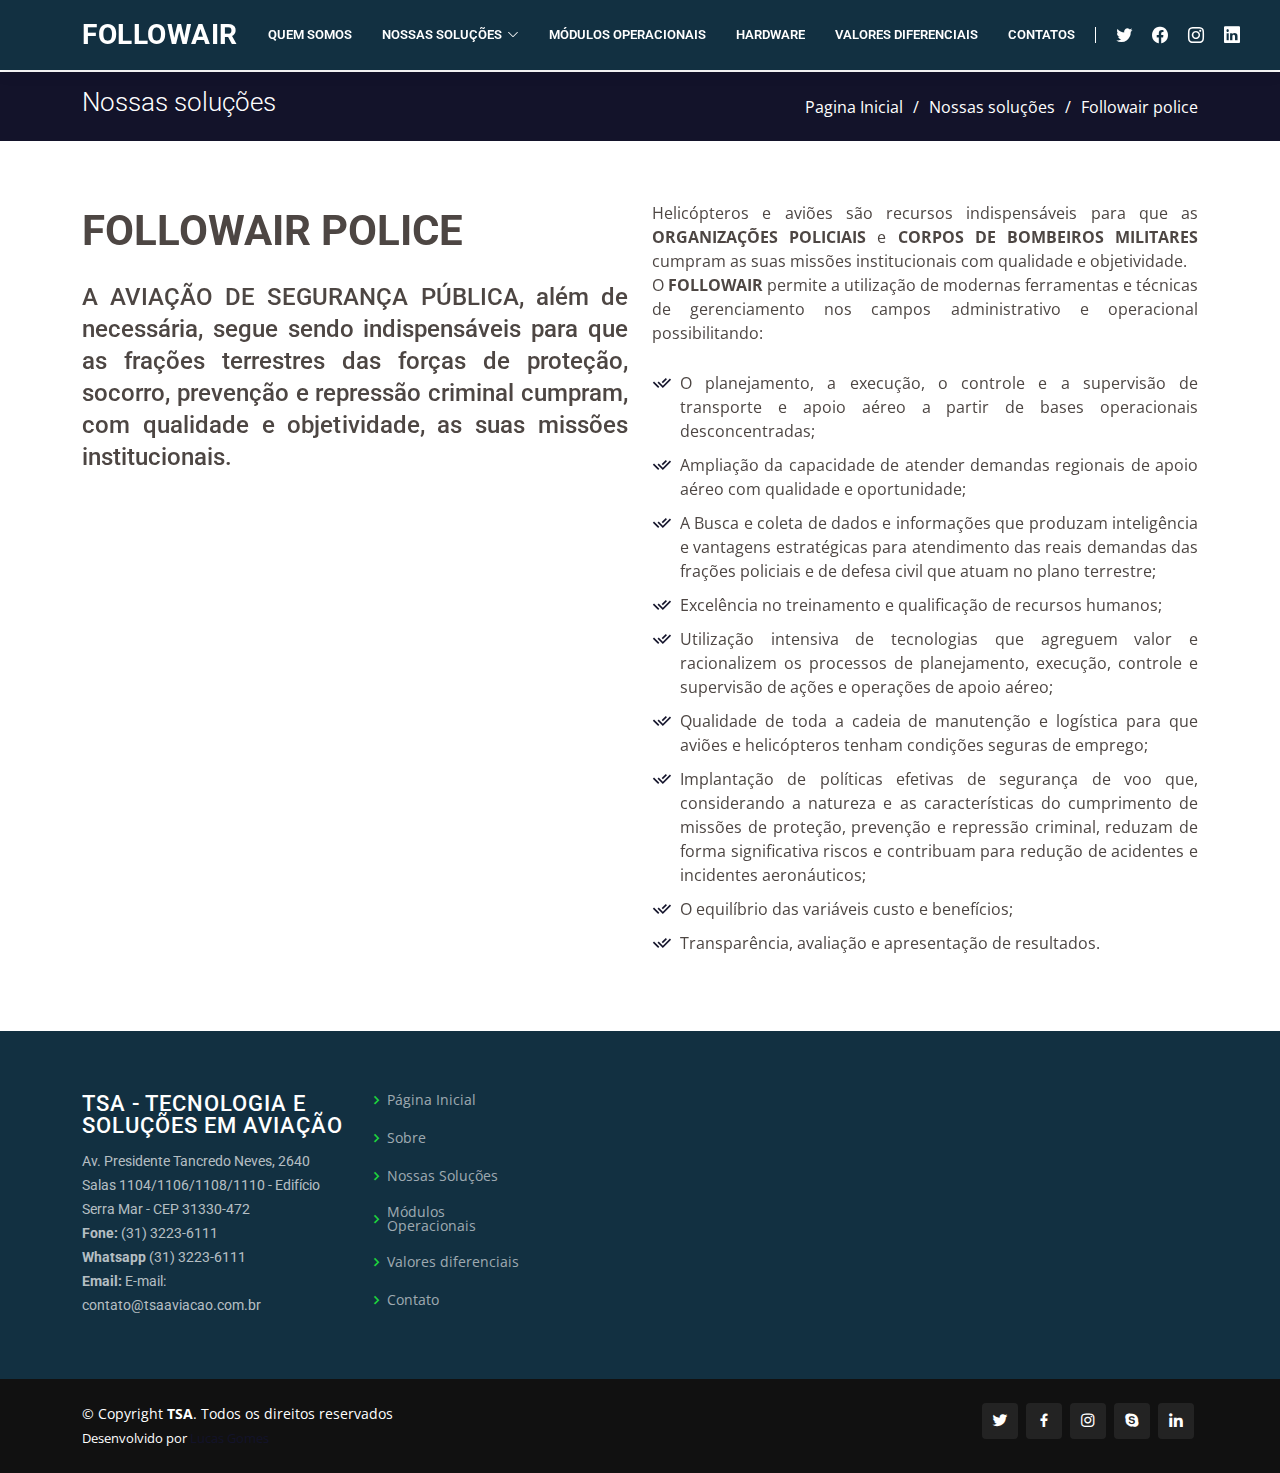
<file: pages/followair-police.html>
<!DOCTYPE html>
<html lang="en">

<head>
  <meta charset="utf-8">
  <meta content="width=device-width, initial-scale=1.0" name="viewport">

  <title>About - Company Bootstrap Template</title>
  <meta content="" name="description">
  <meta content="" name="keywords">

  <!-- Favicons -->
  <link href="../assets/img/favicon.png" rel="icon">
  <link href="../assets/img/apple-touch-icon.png" rel="apple-touch-icon">

  <!-- Google Fonts -->
  <link href="https://fonts.googleapis.com/css?family=Open+Sans:300,300i,400,400i,600,600i,700,700i|Roboto:300,300i,400,400i,500,500i,600,600i,700,700i|Poppins:300,300i,400,400i,500,500i,600,600i,700,700i" rel="stylesheet">

  <!-- Vendor CSS Files -->
  <link href="../assets/vendor/animate.css/animate.min.css" rel="stylesheet">
  <link href="../assets/vendor/aos/aos.css" rel="stylesheet">
  <link href="../assets/vendor/bootstrap/css/bootstrap.min.css" rel="stylesheet">
  <link href="../assets/vendor/bootstrap-icons/bootstrap-icons.css" rel="stylesheet">
  <link href="../assets/vendor/boxicons/css/boxicons.min.css" rel="stylesheet">
  <link href="../assets/vendor/glightbox/css/glightbox.min.css" rel="stylesheet">
  <link href="../assets/vendor/remixicon/remixicon.css" rel="stylesheet">
  <link href="../assets/vendor/swiper/swiper-bundle.min.css" rel="stylesheet">

  <!-- Template Main CSS File -->
  <link href="../assets/css/style.css" rel="stylesheet">
</head>

<body>

  <!-- ======= Header ======= -->
  <header id="header" class="fixed-top">
    <div class="container d-flex align-items-center">

      <h1 class="logo me-auto"><a href="../index.html"><span>FOLLOW</span>AIR</a></h1>
      <!-- Uncomment below if you prefer to use an image logo -->
      <!-- <a href="index.html"><img src="assets/img/logos/Followair-Marca-Oficial-_aberto_fechado_monocromatico.png" alt="Followair logo" class="logo me-auto"></a> -->

      <nav id="navbar" class="navbar order-last order-lg-0">
        <ul>
          <li><a href="../about.html" >Quem somos</a></li>

          <li class="dropdown"><a href="../pages/followair-police.html"><span>Nossas Soluções</span> <i class="bi bi-chevron-down"></i></a>
            <ul>
              <li><a href="#">Followair Agro</a></li>
              <li><a href="#">Followair Corporate</a></li>
              <li><a href="#">Followair Green</a></li>
              <li><a href="pages/followair-police.html">Followair Police</a></li>                  
              <li><a href="#">Followair TX</a></li>
              <li><a href="#">Followair BM</a></li>
            </ul>
          </li>

          <li><a href="../services.html">Módulos operacionais</a></li>
          <li><a href="../pages/hardware.html">Hardware</a></li>
          <li><a href="#">Valores diferenciais</a></li>
          <li><a href="#">Contatos</a></li>
       
          
        </ul>
        <i class="bi bi-list mobile-nav-toggle"></i>
      </nav><!-- .navbar -->

      <div class="header-social-links d-flex">
        <a href="#" class="twitter"><i class="bu bi-twitter"></i></a>
        <a href="#" class="facebook"><i class="bu bi-facebook"></i></a>
        <a href="#" class="instagram"><i class="bu bi-instagram"></i></a>
        <a href="#" class="linkedin"><i class="bu bi-linkedin"></i></i></a>
      </div>

    </div>
  </header><!-- End Header -->

  <main id="main">

    <!-- ======= Breadcrumbs ======= -->
    <section id="breadcrumbs" class="breadcrumbs">
      <div class="container">

        <div class="d-flex justify-content-between align-items-center">
          <h2>Nossas soluções</h2>
          <ol>
            <li><a href="../index.html">Pagina Inicial</a></li>
            <li>Nossas soluções</li>
            <li>Followair police</li>
          </ol>
        </div>

      </div>
    </section><!-- End Breadcrumbs -->

    <!-- ======= About Us Section ======= -->
    <section id="about-us" class="about-us">
      <div class="container" data-aos="fade-up">

        <div class="row content">
          <div class="col-lg-6" data-aos="fade-right">
            <h2>FOLLOWAIR POLICE</h2>
            <h3 style="text-align: justify; text-justify: inner-word">A AVIAÇÃO DE SEGURANÇA PÚBLICA, além de necessária, segue sendo indispensáveis para que as frações terrestres das forças de proteção, socorro, prevenção e repressão criminal cumpram, com qualidade e objetividade, as suas missões institucionais. 
            </h3>
          </div>
          <div class="col-lg-6 pt-4 pt-lg-0" data-aos="fade-left">
            <p style="text-align: justify; text-justify: inner-word">
              Helicópteros e aviões são recursos indispensáveis para que as <b>ORGANIZAÇÕES POLICIAIS</b> e <b>CORPOS DE BOMBEIROS MILITARES</b> cumpram as suas missões institucionais com qualidade e objetividade.<br> 
              O <b>FOLLOWAIR</b> permite a utilização de modernas ferramentas e técnicas de gerenciamento nos campos administrativo e operacional possibilitando:
              <ul style="text-align: justify; text-justify: inner-word">
                <li><i class="ri-check-double-line"></i>O planejamento, a execução, o controle e a supervisão de transporte e apoio aéreo a partir de bases operacionais desconcentradas; </li>
                <li><i class="ri-check-double-line"></i>Ampliação da capacidade de atender demandas regionais de apoio aéreo com qualidade e oportunidade; </li>
                <li><i class="ri-check-double-line"></i>A Busca e coleta de dados e informações que produzam inteligência e vantagens estratégicas para atendimento das reais demandas das frações policiais e de defesa civil que atuam no plano terrestre;</li>
                <li><i class="ri-check-double-line"></i>Excelência no treinamento e qualificação de recursos humanos;  </li>
                <li><i class="ri-check-double-line"></i>Utilização intensiva de tecnologias que agreguem valor e racionalizem os processos de planejamento, execução, controle e supervisão de ações e operações de apoio aéreo; </li>
                <li><i class="ri-check-double-line"></i>Qualidade de toda a cadeia de manutenção e logística para que aviões e helicópteros tenham  condições seguras de emprego; </li>
                <li><i class="ri-check-double-line"></i>Implantação de políticas efetivas de segurança de voo que, considerando a natureza e as características do cumprimento de missões de proteção, prevenção e repressão criminal, reduzam de forma significativa riscos e contribuam para redução de acidentes e incidentes aeronáuticos; </li>
                <li><i class="ri-check-double-line"></i>O equilíbrio das variáveis custo e benefícios; </li>
                <li><i class="ri-check-double-line"></i>Transparência, avaliação e apresentação de resultados. </li>
              </ul>
            </p>
          </div>
        </div>
      </div>
    </section><!-- End About Us Section -->

    
  <!-- ======= Footer ======= -->
  <footer id="footer">

    <div class="footer-top">
      <div class="container">
        <div class="row">

          <div class="col-lg-3 col-md-6 footer-contact">
            <h3>TSA - Tecnologia e Soluções em aviação</h3>
            <p>
              Av. Presidente Tancredo Neves, 2640 <br>
              Salas 1104/1106/1108/1110 - Edifício Serra Mar - CEP 31330-472<br>
              <strong>Fone:</strong> (31) 3223-6111<br>
              <strong>Whatsapp</strong> (31) 3223-6111<br>
              <strong>Email:</strong> E-mail: contato@tsaaviacao.com.br <br>
            </p>
          </div>

          <div class="col-lg-2 col-md-6 footer-links">
            <ul>
              <li><i class="bx bx-chevron-right"></i> <a href="#">Página Inicial</a></li>
              <li><i class="bx bx-chevron-right"></i> <a href="#">Sobre</a></li>
              <li><i class="bx bx-chevron-right"></i> <a href="#">Nossas Soluções</a></li>
              <li><i class="bx bx-chevron-right"></i> <a href="#">Módulos Operacionais</a></li>
              <li><i class="bx bx-chevron-right"></i> <a href="#">Valores diferenciais</a></li>
              <li><i class="bx bx-chevron-right"></i> <a href="#">Contato</a></li>
            </ul>
        </div>

        </div>
      </div>
    </div>

    <div class="container d-md-flex py-4">

      <div class="me-md-auto text-center text-md-start">
        <div class="copyright">
          &copy; Copyright <strong><span>TSA</span></strong>. Todos os direitos reservados
        </div>
        <div class="credits">
          <!-- All the links in the footer should remain intact. -->
          <!-- You can delete the links only if you purchased the pro version. -->
          <!-- Licensing information: https://bootstrapmade.com/license/ -->
          <!-- Purchase the pro version with working PHP/AJAX contact form: https://bootstrapmade.com/company-free-html-bootstrap-template/ -->
          Desenvolvido por <a href="https://github.com/lukeiayf">Lucas Gomes</a>
        </div>
      </div>
      <div class="social-links text-center text-md-right pt-3 pt-md-0">
        <a href="#" class="twitter"><i class="bx bxl-twitter"></i></a>
        <a href="#" class="facebook"><i class="bx bxl-facebook"></i></a>
        <a href="#" class="instagram"><i class="bx bxl-instagram"></i></a>
        <a href="#" class="google-plus"><i class="bx bxl-skype"></i></a>
        <a href="#" class="linkedin"><i class="bx bxl-linkedin"></i></a>
      </div>
    </div>
  </footer><!-- End Footer -->

  <a href="#" class="back-to-top d-flex align-items-center justify-content-center"><i class="bi bi-arrow-up-short"></i></a>

  <!-- Vendor JS Files -->
  <script src="../assets/vendor/aos/aos.js"></script>
  <script src="../assets/vendor/bootstrap/js/bootstrap.bundle.min.js"></script>
  <script src="../assets/vendor/glightbox/js/glightbox.min.js"></script>
  <script src="../assets/vendor/isotope-layout/isotope.pkgd.min.js"></script>
  <script src="../assets/vendor/php-email-form/validate.js"></script>
  <script src="../assets/vendor/swiper/swiper-bundle.min.js"></script>
  <script src="../assets/vendor/waypoints/noframework.waypoints.js"></script>

  <!-- Template Main JS File -->
  <script src="../assets/js/main.js"></script>

</body>

</html>
</file>
<file: assets/css/style.css>
/**
* Template Name: Company - v4.3.0
* Template URL: https://bootstrapmade.com/company-free-html-bootstrap-template/
* Author: BootstrapMade.com
* License: https://bootstrapmade.com/license/
*/

/*--------------------------------------------------------------
# General
--------------------------------------------------------------*/
body {
  font-family: "Open Sans", sans-serif;
  color: #4d4643;
}

a {
  color: #13132A;
  /* color: #0B3D5C; */
  text-decoration: none;
}

a:hover {
  color: #f9a57b;
  /*color: #2ae149;*/
  text-decoration: none;
}

h1, h2, h3, h4, h5, h6 {
  font-family: "Roboto", sans-serif;
}

.arrow {
  text-align: center;
  margin: 8% 0;
  margin-top: 600px;
  color:#fff !important;
  text-decoration: none;
  z-index: 999;
}

.arrow a {
  color: #fff;
}

.arrow a:hover {
  color: #13132A;
}

.bounce {
  -moz-animation: bounce 2s infinite;
  -webkit-animation: bounce 2s infinite;
  animation: bounce 2s infinite;
}

@keyframes bounce {
  0%, 20%, 50%, 80%, 100% {
    transform: translateY(0);
  }
  40% {
    transform: translateY(-30px);
  }
  60% {
    transform: translateY(-15px);
  }
}


/*--------------------------------------------------------------
# Back to top button
--------------------------------------------------------------*/
.back-to-top {
  position: fixed;
  visibility: hidden;
  opacity: 0;
  right: 15px;
  bottom: 15px;
  z-index: 996;
  background:/* #1bbd36*/#13132A;;
  width: 40px;
  height: 40px;
  border-radius: 4px;
  transition: all 0.4s;
}

.back-to-top i {
  font-size: 28px;
  color: #fff;
  line-height: 0;
}

.back-to-top:hover {
  background: #f9a57b;
  color: #fff;
}

.back-to-top.active {
  visibility: visible;
  opacity: 1;
}

/*--------------------------------------------------------------
# Disable AOS delay on mobile
--------------------------------------------------------------*/
@media screen and (max-width: 768px) {
  [data-aos-delay] {
    transition-delay: 0 !important;
  }
}

/*--------------------------------------------------------------
# Header
--------------------------------------------------------------*/
#header {
  background: #123041;
  transition: all 0.5s;
  z-index: 997;
  padding: 15px 0;
  box-shadow: 0px 2px 15px rgba(0, 0, 0, 0.1);
}

.header-noscroll{
  background: none;
  transition: all 0.5s;
  z-index: 997;
  padding: 15px 0;
  box-shadow: 0px 2px 15px rgba(0, 0, 0, 0.1);
}

.header-scroll{
  background: #123041;
  transition: all 0.5s;
  z-index: 997;
  padding: 15px 0;
  box-shadow: 0px 2px 15px rgba(0, 0, 0, 0.1);
} 

#header .logo {
  font-size: 28px;
  margin: 0;
  padding: 0;
  line-height: 1;
  font-weight: 700;
  letter-spacing: 0.5px;
  text-transform: uppercase;
}

#header .logo a {
  color: #fff;
  
}

#header .logo a span {
  color: #fff;
  /* color: #1bbd36; */
}

#header .logo img {
  max-height: 100px;
}

#header-index .logo {
  font-size: 28px;
  margin: 0;
  padding: 0;
  line-height: 1;
  font-weight: 700;
  letter-spacing: 0.5px;
  text-transform: uppercase;
}

#header-index .logo a {
  color: #fff;
  
}

#header-index .logo a span {
  color: #fff;
  /* color: #1bbd36; */
}

#header-index .logo img {
  max-height: 100px;
}

img .followair-logo {
height: 100px;
width: 100px; 
}

/*--------------------------------------------------------------
# Header Social Links
--------------------------------------------------------------*/
.header-social-links {
  margin-left: 20px;
  border-left: 1px solid #fff;
}

.header-social-links a {
  color: #fff;
  display: inline-block;
  line-height: 0px;
  transition: 0.3s;
  padding-left: 20px;
}

.header-social-links a i {
  line-height: 0;
}

.header-social-links a:hover {
  color: #f9a57b;
}

@media (max-width: 768px) {
  .header-social-links {
    padding: 0 15px 0 0;
    border-left: 0;
  }
}

/*--------------------------------------------------------------
# Navigation Menu
--------------------------------------------------------------*/
/**
* Desktop Navigation 
*/
.navbar {
  padding: 0;
}

.navbar ul {
  margin: 0;
  padding: 0;
  display: flex;
  list-style: none;
  align-items: center;
}

.navbar li {
  position: relative;
}

.navbar a, .navbar a:focus {
  display: flex;
  align-items: center;
  justify-content: space-between;
  padding: 10px 0 10px 30px;
  font-family: "Roboto", sans-serif;
  font-size: 13px;
  font-weight: 600;
  color: #fff;
  white-space: nowrap;
  text-transform: uppercase;
  transition: 0.3s;
}

.navbar a i, .navbar a:focus i {
  font-size: 12px;
  line-height: 0;
  margin-left: 5px;
}

.navbar a:hover, .navbar .active, .navbar .active:focus, .navbar li:hover > a {
  color: #f9a57b;
}

.navbar .dropdown ul {
  display: block;
  position: absolute;
  left: 14px;
  top: calc(100% + 30px);
  margin: 0;
  padding: 10px 0;
  z-index: 99;
  opacity: 0;
  visibility: hidden;
  background: #fff;
  box-shadow: 0px 0px 30px rgba(127, 137, 161, 0.25);
  transition: 0.3s;
  border-top: 2px solid #13132A;
}

.navbar .dropdown ul li {
  min-width: 200px;
}

.navbar .dropdown ul a {
  padding: 10px 20px;
  font-size: 14px;
  font-weight: 500;
  text-transform: none;
  color: #111;
}

.navbar .dropdown ul a i {
  font-size: 12px;
}

.navbar .dropdown ul a:hover, .navbar .dropdown ul .active:hover, .navbar .dropdown ul li:hover > a {
  color: #13132A;
}

.navbar .dropdown:hover > ul {
  opacity: 1;
  top: 100%;
  visibility: visible;
}

.navbar .dropdown .dropdown ul {
  top: 0;
  left: calc(100% - 30px);
  visibility: hidden;
}

.navbar .dropdown .dropdown:hover > ul {
  opacity: 1;
  top: 0;
  left: 100%;
  /*left: 100%;*/
  visibility: visible;
}

#deep-dropdown{
  opacity: 1;
  top: 0;
  left: 100%;
  /*left: 100%;*/
  visibility: visible;
}


@media (max-width: 1366px) {
  .navbar .dropdown .dropdown ul {
    left: -90%;
  }
  .navbar .dropdown .dropdown:hover > ul {
    left: -100%;
  }
}

/**
* Mobile Navigation 
*/
.mobile-nav-toggle {
  color: #ffff;
  font-size: 28px;
  cursor: pointer;
  display: none;
  line-height: 0;
  transition: 0.5s;
}

.mobile-nav-toggle.bi-x {
  color: #fff;
}

@media (max-width: 991px) {
  .mobile-nav-toggle {
    display: block;
  }
  .navbar ul {
    display: none;
  }
}

.navbar-mobile {
  position: fixed;
  overflow: hidden;
  top: 0;
  right: 0;
  left: 0;
  bottom: 0;
  background: rgba(0, 0, 0, 0.9);
  transition: 0.3s;
  z-index: 999;
}

.navbar-mobile .mobile-nav-toggle {
  position: absolute;
  top: 15px;
  right: 15px;
}

.navbar-mobile ul {
  display: block;
  position: absolute;
  top: 55px;
  right: 15px;
  bottom: 15px;
  left: 15px;
  padding: 10px 0;
  background-color: #fff;
  overflow-y: auto;
  transition: 0.3s;
}

.navbar-mobile a {
  padding: 10px 20px;
  font-size: 15px;
  color: #111;
}

.navbar-mobile a:hover, .navbar-mobile .active, .navbar-mobile li:hover > a {
  color: #13132A;
}

.navbar-mobile .getstarted {
  margin: 15px;
}

.navbar-mobile .dropdown ul {
  position: static;
  display: none;
  margin: 10px 20px;
  padding: 10px 0;
  z-index: 99;
  opacity: 1;
  visibility: visible;
  background: #fff;
  box-shadow: 0px 0px 30px rgba(127, 137, 161, 0.25);
}

.navbar-mobile .dropdown ul li {
  min-width: 200px;
}

.navbar-mobile .dropdown ul a {
  padding: 10px 20px;
}

.navbar-mobile .dropdown ul a i {
  font-size: 12px;
}

.navbar-mobile .dropdown ul a:hover, .navbar-mobile .dropdown ul .active:hover, .navbar-mobile .dropdown ul li:hover > a {
  color: #13132A;
}

.navbar-mobile .dropdown > .dropdown-active {
  display: block;
}

/*--------------------------------------------------------------
# Hero Section
--------------------------------------------------------------*/
#hero {
  width: 100%;
  height: 100vh;
  background-color: rgba(0, 0, 0, 0.8);
  overflow: hidden;
  position: relative;
}

#hero .carousel, #hero .carousel-inner, #hero .carousel-item, #hero .carousel-item::before {
  background-size: cover;
  background-position: center;
  background-repeat: no-repeat;
  position: absolute;
  top: 0;
  right: 0;
  left: 0;
  bottom: 0;
}

#hero .carousel-container {
  display: flex;
  align-items: flex-end;
  justify-content: left;
  position: absolute;
  bottom: 290px;
  top: 70px;
  left: 55px;
  right: 55px;
}

#hero .carousel-content {
  background: rgba(4, 4, 4, 0.0);
  padding: 20px;
  color: #fff;
}

#hero .carousel-content h1{
  color: #fff;
  margin-bottom: 20px;
  font-size: 50px;
  font-weight: 800;
  text-transform: none;
  font-style: normal;
  text-decoration: none;
  line-height: 1.21em;
  letter-spacing: -1.2px;
}

#hero .carousel-content h2 {
  color: #fff;
  margin-bottom: 20px;
  font-size: 28px;
  font-weight: 300;
}


#hero .btn-get-started {
  font-family: "Roboto", sans-serif;
  font-weight: 500;
  font-size: 14px;
  letter-spacing: 1px;
  display: inline-block;
  padding: 12px 32px;
  border-radius: 4px;
  transition: 0.5s;
  line-height: 1;
  margin: 10px;
  color: #fff;
  -webkit-animation-delay: 0.8s;
  animation-delay: 0.8s;
  border: 2px solid #fff;
}

#hero .btn-get-started:hover {
  background: #fff;
  color: #13132A;
  text-decoration: none;
}

#hero .carousel-inner .carousel-item {
  transition-property: opacity;
  background-position: center top;
}

#hero .carousel-inner .carousel-item,
#hero .carousel-inner .active.carousel-item-start,
#hero .carousel-inner .active.carousel-item-end {
  opacity: 0;
}

#hero .carousel-inner .active,
#hero .carousel-inner .carousel-item-next.carousel-item-start,
#hero .carousel-inner .carousel-item-prev.carousel-item-end {
  opacity: 1;
  transition: 0.5s;
}

#hero .carousel-inner .carousel-item-next,
#hero .carousel-inner .carousel-item-prev,
#hero .carousel-inner .active.carousel-item-start,
#hero .carousel-inner .active.carousel-item-end {
  left: 0;
  transform: translate3d(0, 0, 0);
}

#hero .carousel-control-next-icon, #hero .carousel-control-prev-icon {
  background: none;
  font-size: 30px;
  line-height: 0;
  width: auto;
  height: auto;
  background: rgba(255, 255, 255, 0.4);
  border-radius: 50px;
  transition: 0.3s;
  color: rgba(255, 255, 255, 0.6);
  width: 54px;
  height: 54px;
  display: flex;
  align-items: center;
  justify-content: center;
}

#hero .carousel-control-next-icon:hover, #hero .carousel-control-prev-icon:hover {
  background: rgba(255, 255, 255, 0.6);
  color: rgba(255, 255, 255, 0.8);
}

#hero .carousel-indicators li {
  cursor: pointer;
  background: #fff;
  overflow: hidden;
  border: 0;
  width: 12px;
  height: 12px;
  border-radius: 50px;
  opacity: .6;
  transition: 0.3s;
}

#hero .carousel-indicators li.active {
  opacity: 1;
  background: #f9a57b;
}

@media (min-width: 1024px) {
  #hero .carousel-content {
    width: 60%;
  }
  #hero .carousel-control-prev, #hero .carousel-control-next {
    width: 5%;
  }
}

@media (max-width: 992px) {
  #hero .carousel-container {
    top: 58px;
  }
  #hero .carousel-content h2 {
    margin-bottom: 15px;
    font-size: 22px;
  }
  #hero .carousel-content p {
    font-size: 15px;
  }
}

@media (max-height: 500px) {
  #hero {
    height: 120vh;
  }
}

/*--------------------------------------------------------------
# Sections General
--------------------------------------------------------------*/
section {
  padding: 60px 0;
  overflow: hidden;
}

.section-bg {
  background-color: #f7f7f7;
  
}

.section-title {
  text-align: center;
  padding-bottom: 30px;
}

.section-title h2 {
  font-size: 32px;
  font-weight: bold;
  text-transform: uppercase;
  margin-bottom: 20px;
  padding-bottom: 20px;
  position: relative;
}

.section-title h2::after {
  content: '';
  position: absolute;
  display: block;
  width: 50px;
  height: 3px;
  background: #13132A;
  bottom: 0;
  left: calc(50% - 25px);
}

.section-title p {
  margin-bottom: 0;
}

/*--------------------------------------------------------------
# Breadcrumbs
--------------------------------------------------------------*/
.breadcrumbs {
  padding: 15px 0;
  background: #13132A;
  min-height: 40px;
  margin-top: 72px;
}

.breadcrumbs h2 {
  font-size: 26px;
  font-weight: 300;
  color: #fff;
}

.breadcrumbs ol {
  display: flex;
  flex-wrap: wrap;
  list-style: none;
  padding: 0;
  margin: 0;
  color: #fff;
}

.breadcrumbs ol a {
  color: #fff;
}

.breadcrumbs ol li + li {
  padding-left: 10px;
}

.breadcrumbs ol li + li::before {
  display: inline-block;
  padding-right: 10px;
  color: #fff;
  content: "/";
}

@media (max-width: 991px) {
  .breadcrumbs {
    margin-top: 58px;
  }
  .breadcrumbs .d-flex {
    display: block !important;
  }
  .breadcrumbs ol {
    display: block;
  }
  .breadcrumbs ol li {
    display: inline-block;
  }
}

/*--------------------------------------------------------------
# Solutions
--------------------------------------------------------------*/

.row .card:hover{
  border-color: #123041;
  transform: scale(1.1);
  z-index: 999;
  transition: ease-in-out 0.3s;
}

.foto-solucoes {
  height: 200px;
  width: 100%;
}

#timeline {
  background-color: #15252F;
  width: 100%;
  margin: 0 0;
}

#timeline h1 {
  color: #fff;
}

.timeline-steps {
    display: flex;
    justify-content: center;
    flex-wrap: wrap
}

.timeline-steps p {
  color: #fff
}

.timeline-steps .timeline-step {
    align-items: center;
    display: flex;
    flex-direction: column;
    position: relative;
    margin: 1rem
}

@media (min-width:768px) {
    .timeline-steps .timeline-step:not(:last-child):after {
        content: "";
        display: block;
        border-top: .25rem dotted #fff;
        width: 3.46rem;
        position: absolute;
        left: 7.5rem;
        top: .3125rem
    }
    .timeline-steps .timeline-step:not(:first-child):before {
        content: "";
        display: block;
        border-top: .25rem dotted #fff;
        width: 3.8125rem;
        position: absolute;
        right: 7.5rem;
        top: .3125rem
    }
}

.timeline-steps .timeline-content {
    width: 10rem;
    text-align: center
}

.timeline-steps .timeline-content .inner-circle {
    border-radius: 1.5rem;
    height: 1rem;
    width: 1rem;
    display: inline-flex;
    align-items: center;
    justify-content: center;
    background-color: #fff
}

.timeline-steps .timeline-content .inner-circle:before {
    content: "";
    background-color: #fff;
    display: inline-block;
    height: 3rem;
    width: 3rem;
    min-width: 3rem;
    border-radius: 6.25rem;
    opacity: 0.5;
}

.how-section1{
  margin-top:-15%;
  padding: 10%;
}
.how-section1 h4{
  color: #15252F;
  font-weight: bold;
  font-size: 30px;
}
.how-section1 .subheading{
  color: #15252F;
  font-size: 20px;
}
.how-section1 .row
{
  margin-top: 10%;
}
.how-img 
{
  text-align: center;
}
.how-img img{
  width: 40%;
}

/*--------------------------------------------------------------
# Services
--------------------------------------------------------------*/
#services-title{
  text-align: center;
  font-weight: 700;
  font-size: 42px !important;
  display: inline;
  padding: 70px;
}

.services .icon-box {
  text-align: center;
  padding: 70px 20px 80px 20px;
  transition: all ease-in-out 0.3s;
  background: #123041;
  border-radius: 15px;
  box-shadow: 1px 1px 2px black;
}

.services .icon-box .icon {
  margin: 0 auto;
  width: 100px;
  height: 100px;
  display: flex;
  align-items: center;
  justify-content: center;
  transition: ease-in-out 0.3s;
  position: relative;
}

.services .icon-box .icon i {
  font-size: 36px;
  transition: 0.5s;
  position: relative;
}

.services .icon-box .icon svg {
  position: absolute;
  top: 0;
  left: 0;
}

.services .icon-box .icon svg path {
  transition: 0.5s;
  /*fill: #f5f5f5;*/
}

.services .icon-box .icon img{
  margin-bottom: 20px;
}

.services .icon-box h4 {
  font-weight: 600;
  margin: 10px 0 15px 0;
  font-size: 22px;
}

.services .icon-box h4 {
  color: #fff;
  transition: ease-in-out 0.3s;  
}

.services .icon-box p {
  line-height: 24px;
  font-size: 14px;
  margin-bottom: 0;
  color: #fff;
}

.services .icon-box:hover {
  box-shadow: 0px 0 35px 0 rgba(0, 0, 0, 0.08);
  background-color: #1b4761;
}

#btn-read-more{
  background: #13132A;
  color: #fff;
  display: inline-block;
  letter-spacing: 1px;
  height: 50px;
  width: 200px;
  margin-top: 20px;
  border-radius: 10px;
  font-size: 20px;
  font-weight: 900;
  font-family: "Roboto", sans-serif;
}

#btn-read-more:hover{
  background-color: #1b4761;
}

#btn-read-more-about-us{
  background: #13132A;
  color: #fff;
  display: inline-block;
  letter-spacing: 1px;
  height: 50px;
  width: 200px;
  margin-top: 20px;
  border-radius: 10px;
  font-size: 20px;
  font-weight: 900;
  font-family: "Roboto", sans-serif;
}
/*--------------------------------------------------------------
# About-us
--------------------------------------------------------------*/

.div-valores{
  text-align: center;
  text-justify: inter-word;
  text-align: center;
  padding: 70px 20px 80px 20px;
  transition: all ease-in-out 0.3s;
  background : -moz-linear-gradient(-6.85% 106.85% 45deg,rgba(255, 255, 255, 1) 0%,rgba(235, 235, 235, 1) 60%,rgba(211, 211, 211, 1) 100%);
  background : -webkit-linear-gradient(45deg, rgba(255, 255, 255, 1) 0%, rgba(235, 235, 235, 1) 60%, rgba(211, 211, 211, 1) 100%);
  background : -webkit-gradient(linear,-6.85% 106.85% ,94.29% 5.71% ,color-stop(0,rgba(255, 255, 255, 1) ),color-stop(0.6,rgba(235, 235, 235, 1) ),color-stop(1,rgba(211, 211, 211, 1) ));
  background : -o-linear-gradient(45deg, rgba(255, 255, 255, 1) 0%, rgba(235, 235, 235, 1) 60%, rgba(211, 211, 211, 1) 100%);
  background : -ms-linear-gradient(45deg, rgba(255, 255, 255, 1) 0%, rgba(235, 235, 235, 1) 60%, rgba(211, 211, 211, 1) 100%);
  /* -ms-filter: "progid:DXImageTransform.Microsoft.gradient(startColorstr='#FFFFFF', endColorstr='#D3D3D3' ,GradientType=0)"; */
  background : linear-gradient(45deg, rgba(255, 255, 255, 1) 0%, rgba(235, 235, 235, 1) 60%, rgba(211, 211, 211, 1) 100%);
  border-radius: 15px;
  box-shadow: 1px 1px 2px black;
  width: 30%;
  margin-left: 30px;
}

.foto-sobre{
  width: 100%;
  height: 580px;
}



/*--------------------------------------------------------------
# Portfolio
--------------------------------------------------------------*/
.portfolio #portfolio-flters {
  padding: 0;
  margin: 0 auto 50px auto;
  list-style: none;
  text-align: center;
}

.portfolio #portfolio-flters li {
  cursor: pointer;
  display: inline-block;
  padding: 8px 20px 10px 20px;
  font-size: 14px;
  font-weight: 400;
  line-height: 1;
  text-transform: uppercase;
  color: #4d4643;
  transition: all 0.3s;
  border-radius: 4px;
}

.portfolio #portfolio-flters li:hover, .portfolio #portfolio-flters li.filter-active {
  color: #fff;
  background: #1bbd36;
}

.portfolio #portfolio-flters li:last-child {
  margin-right: 0;
}

.portfolio .portfolio-item {
  margin-bottom: 30px;
}

.portfolio .portfolio-item .portfolio-info {
  opacity: 0;
  position: absolute;
  left: 30px;
  right: 30px;
  bottom: 0;
  z-index: 3;
  transition: all ease-in-out 0.3s;
  background: rgba(255, 255, 255, 0.9);
  padding: 15px;
}

.portfolio .portfolio-item .portfolio-info h4 {
  font-size: 18px;
  color: #fff;
  font-weight: 600;
  color: #111;
}

.portfolio .portfolio-item .portfolio-info p {
  color: #444444;
  font-size: 14px;
  margin-bottom: 0;
}

.portfolio .portfolio-item .portfolio-info .preview-link, .portfolio .portfolio-item .portfolio-info .details-link {
  position: absolute;
  right: 40px;
  font-size: 24px;
  top: calc(50% - 18px);
  color: #2b2b2b;
}

.portfolio .portfolio-item .portfolio-info .preview-link:hover, .portfolio .portfolio-item .portfolio-info .details-link:hover {
  color: #1bbd36;
}

.portfolio .portfolio-item .portfolio-info .details-link {
  right: 10px;
}

.portfolio .portfolio-item .portfolio-links {
  opacity: 0;
  left: 0;
  right: 0;
  text-align: center;
  z-index: 3;
  position: absolute;
  transition: all ease-in-out 0.3s;
}

.portfolio .portfolio-item .portfolio-links a {
  color: #fff;
  margin: 0 2px;
  font-size: 28px;
  display: inline-block;
  transition: 0.3s;
}

.portfolio .portfolio-item .portfolio-links a:hover {
  color: #57e76f;
}

.portfolio .portfolio-item:hover .portfolio-info {
  opacity: 1;
  bottom: 20px;
}

/*--------------------------------------------------------------
# Portfolio Details
--------------------------------------------------------------*/
.portfolio-details {
  padding-top: 40px;
}

.portfolio-details .portfolio-details-slider img {
  width: 100%;
}

.portfolio-details .portfolio-details-slider .swiper-pagination {
  margin-top: 20px;
  position: relative;
}

.portfolio-details .portfolio-details-slider .swiper-pagination .swiper-pagination-bullet {
  width: 12px;
  height: 12px;
  background-color: #fff;
  opacity: 1;
  border: 1px solid #1bbd36;
}

.portfolio-details .portfolio-details-slider .swiper-pagination .swiper-pagination-bullet-active {
  background-color: #1bbd36;
}

.portfolio-details .portfolio-info {
  padding: 30px;
  box-shadow: 0px 0 30px rgba(17, 17, 17, 0.08);
}

.portfolio-details .portfolio-info h3 {
  font-size: 22px;
  font-weight: 700;
  margin-bottom: 20px;
  padding-bottom: 20px;
  border-bottom: 1px solid #eee;
}

.portfolio-details .portfolio-info ul {
  list-style: none;
  padding: 0;
  font-size: 15px;
}

.portfolio-details .portfolio-info ul li + li {
  margin-top: 10px;
}

.portfolio-details .portfolio-description {
  padding-top: 30px;
}

.portfolio-details .portfolio-description h2 {
  font-size: 26px;
  font-weight: 700;
  margin-bottom: 20px;
}

.portfolio-details .portfolio-description p {
  padding: 0;
}

/*--------------------------------------------------------------
# Clients
--------------------------------------------------------------*/
.clients .clients-wrap {
  border-top: 1px solid #ececec;
  border-left: 1px solid #ececec;
}

.clients .client-logo {
  padding: 20px;
  display: flex;
  justify-content: center;
  align-items: center;
  border-right: 1px solid #ececec;
  border-bottom: 1px solid #ececec;
  overflow: hidden;
  background: #fff;
  height: 100px;
}

.clients .client-logo img {
  transition: all 0.3s ease-in-out;
  height: 70px;
  filter: grayscale(100%);
}

.clients .client-logo:hover img {
  filter: none;
  transform: scale(1.1);
}

/*--------------------------------------------------------------
# About Us
--------------------------------------------------------------*/
.about-us .content h2 {
  font-weight: 700;
  font-size: 42px;
  line-height: 60px;
  margin-bottom: 20px;
  text-transform: uppercase;
}

.about-us .content h3 {
  font-weight: 500;
  line-height: 32px;
  font-size: 24px;
}

.about-us .content ul {
  list-style: none;
  padding: 0;
}

.about-us .content ul li {
  padding: 10px 0 0 28px;
  position: relative;
}

.about-us .content ul i {
  left: 0;
  top: 7px;
  position: absolute;
  font-size: 20px;
  color: #13132A;
}

.about-us .content p:last-child {
  margin-bottom: 0;
}

/*--------------------------------------------------------------
# Our Values
--------------------------------------------------------------*/
.slide-in-left {
	-webkit-animation: slide-in-left 0.3s cubic-bezier(0.250, 0.460, 0.450, 0.940) both;
	        animation: slide-in-left 0.3s cubic-bezier(0.250, 0.460, 0.450, 0.940) both;
}


/**
 * ----------------------------------------
 * animation slide-in-left
 * ----------------------------------------
 */
 @-webkit-keyframes slide-in-left {
  0% {
    -webkit-transform: translateX(-1000px);
            transform: translateX(-1000px);
    opacity: 0;
  }
  100% {
    -webkit-transform: translateX(0);
            transform: translateX(0);
    opacity: 1;
  }
}
@keyframes slide-in-left {
  0% {
    -webkit-transform: translateX(-1000px);
            transform: translateX(-1000px);
    opacity: 0;
  }
  100% {
    -webkit-transform: translateX(0);
            transform: translateX(0);
    opacity: 1;
  }
}


/*--------------------------------------------------------------
# Our Team
--------------------------------------------------------------*/
.team .member {
  margin-bottom: 20px;
  overflow: hidden;
  text-align: center;
  border-radius: 5px;
  background: #fff;
  box-shadow: 0px 2px 15px rgba(0, 0, 0, 0.1);
}

.team .member .member-img {
  position: relative;
  overflow: hidden;
}

.team .member .social {
  position: absolute;
  left: 0;
  bottom: 0;
  right: 0;
  height: 40px;
  opacity: 0;
  transition: ease-in-out 0.3s;
  text-align: center;
  background: rgba(255, 255, 255, 0.85);
  display: flex;
  align-items: center;
  justify-content: center;
}

.team .member .social a {
  transition: color 0.3s;
  color: #111;
  margin: 0 10px;
  display: inline-flex;
  align-items: center;
  line-height: 0;
}

.team .member .social a i {
  line-height: 0;
}

.team .member .social a:hover {
  color: #13132A;
}

.team .member .social i {
  font-size: 18px;
  margin: 0 2px;
}

.team .member .member-info {
  padding: 25px 15px;
}

.team .member .member-info h4 {
  font-weight: 700;
  margin-bottom: 5px;
  font-size: 18px;
  color: #111;
}

.team .member .member-info span {
  display: block;
  font-size: 13px;
  font-weight: 400;
  color: #b4aca8;
}

.team .member .member-info p {
  font-style: italic;
  font-size: 14px;
  line-height: 26px;
  color: #847872;
}

.team .member:hover .social {
  opacity: 1;
}

/*--------------------------------------------------------------
# Our Skills
--------------------------------------------------------------*/
.skills .progress {
  height: 60px;
  display: block;
  background: none;
  border-radius: 0;
}

.skills .progress .skill {
  padding: 0;
  margin: 0 0 6px 0;
  text-transform: uppercase;
  display: block;
  font-weight: 600;
  font-family: "Poppins", sans-serif;
  color: #111;
}

.skills .progress .skill .val {
  float: right;
  font-style: normal;
}

.skills .progress-bar-wrap {
  background: #e7e7e7;
}

.skills .progress-bar {
  width: 1px;
  height: 10px;
  transition: .9s;
  background-color: #13132A;
}

/*--------------------------------------------------------------
# Features
--------------------------------------------------------------*/
.features .icon-box {
  display: flex;
  align-items: center;
  padding: 20px;
  background: #fff;
  box-shadow: 0px 2px 15px rgba(0, 0, 0, 0.1);
  transition: ease-in-out 0.3s;
}

.features .icon-box i {
  font-size: 32px;
  padding-right: 10px;
  line-height: 1;
}

.features .icon-box h3 {
  font-weight: 700;
  margin: 0;
  padding: 0;
  line-height: 1;
  font-size: 16px;
}

.features .icon-box h3 a {
  color: #111;
  transition: ease-in-out 0.3s;
}

.features .icon-box h3 a:hover {
  color: #13132A;
}

/*--------------------------------------------------------------
# Pricing
--------------------------------------------------------------*/
.pricing .box {
  padding: 20px;
  background: #fff;
  text-align: center;
  box-shadow: 0px 0px 4px rgba(0, 0, 0, 0.12);
  border-radius: 5px;
  position: relative;
  overflow: hidden;
}

.pricing h3 {
  font-weight: 400;
  margin: -20px -20px 20px -20px;
  padding: 20px 15px;
  font-size: 16px;
  font-weight: 600;
  color: #847872;
  background: #f8f8f8;
}

.pricing h4 {
  font-size: 36px;
  color: #1bbd36;
  font-weight: 600;
  font-family: "Poppins", sans-serif;
  margin-bottom: 20px;
}

.pricing h4 sup {
  font-size: 20px;
  top: -15px;
  left: -3px;
}

.pricing h4 span {
  color: #bababa;
  font-size: 16px;
  font-weight: 300;
}

.pricing ul {
  padding: 0;
  list-style: none;
  color: #4d4643;
  text-align: center;
  line-height: 20px;
  font-size: 14px;
}

.pricing ul li {
  padding-bottom: 16px;
}

.pricing ul i {
  color: #1bbd36;
  font-size: 18px;
  padding-right: 4px;
}

.pricing ul .na {
  color: #ccc;
  text-decoration: line-through;
}

.pricing .btn-wrap {
  margin: 20px -20px -20px -20px;
  padding: 20px 15px;
  background: #f8f8f8;
  text-align: center;
}

.pricing .btn-buy {
  background: #1bbd36;
  display: inline-block;
  padding: 8px 35px 10px 35px;
  border-radius: 4px;
  color: #fff;
  transition: none;
  font-size: 14px;
  font-weight: 400;
  font-family: "Roboto", sans-serif;
  font-weight: 600;
  transition: 0.3s;
}

.pricing .btn-buy:hover {
  background: #2ae149;
}

.pricing .featured h3 {
  color: #fff;
  background: #1bbd36;
}

.pricing .advanced {
  width: 200px;
  position: absolute;
  top: 18px;
  right: -68px;
  transform: rotate(45deg);
  z-index: 1;
  font-size: 14px;
  padding: 1px 0 3px 0;
  background: #1bbd36;
  color: #fff;
}

/*--------------------------------------------------------------
# Frequently Asked Questions
--------------------------------------------------------------*/
.faq .faq-list {
  padding: 0 100px;
}

.faq .faq-list ul {
  padding: 0;
  list-style: none;
}

.faq .faq-list li + li {
  margin-top: 15px;
}

.faq .faq-list li {
  padding: 20px;
  background: #fff;
  border-radius: 4px;
  position: relative;
}

.faq .faq-list a {
  display: block;
  position: relative;
  font-family: "Poppins", sans-serif;
  font-size: 16px;
  line-height: 24px;
  font-weight: 500;
  padding: 0 30px;
  outline: none;
  cursor: pointer;
}

.faq .faq-list .icon-help {
  font-size: 24px;
  position: absolute;
  right: 0;
  left: 20px;
  color: lightgray;
}

.faq .faq-list .icon-show, .faq .faq-list .icon-close {
  font-size: 24px;
  position: absolute;
  right: 0;
  top: 0;
}

.faq .faq-list p {
  margin-bottom: 0;
  padding: 10px 0 0 0;
}

.faq .faq-list .icon-show {
  display: none;
}

.faq .faq-list a.collapsed {
  color: #343a40;
  transition: 0.3s;
}

.faq .faq-list a.collapsed:hover {
  color: #1bbd36;
}

.faq .faq-list a.collapsed .icon-show {
  display: inline-block;
}

.faq .faq-list a.collapsed .icon-close {
  display: none;
}

@media (max-width: 1200px) {
  .faq .faq-list {
    padding: 0;
  }
}

/*--------------------------------------------------------------
# Testimonials
--------------------------------------------------------------*/
.testimonials .testimonial-item {
  box-sizing: content-box;
  padding: 40px;
  box-shadow: 0px 2px 12px rgba(0, 0, 0, 0.08);
  position: relative;
  background: #fff;
}

.testimonials .testimonial-item .testimonial-img {
  width: 90px;
  border-radius: 50px;
  border: 6px solid #fff;
  float: left;
  margin: 0 10px 0 0;
}

.testimonials .testimonial-item h3 {
  font-size: 18px;
  font-weight: bold;
  margin: 10px 0 5px 0;
  color: #111;
}

.testimonials .testimonial-item h4 {
  font-size: 14px;
  color: #999;
  margin: 0;
}

.testimonials .testimonial-item .quote-icon-left, .testimonials .testimonial-item .quote-icon-right {
  color: #dddddd;
  font-size: 26px;
}

.testimonials .testimonial-item .quote-icon-left {
  display: inline-block;
  left: -5px;
  position: relative;
}

.testimonials .testimonial-item .quote-icon-right {
  display: inline-block;
  right: -5px;
  position: relative;
  top: 10px;
}

.testimonials .testimonial-item p {
  font-style: italic;
  margin: 15px 0 0 0;
  padding: 0;
}

/*--------------------------------------------------------------
# Contact
--------------------------------------------------------------*/
.contact .info-wrap {
  box-shadow: 0px 2px 15px rgba(0, 0, 0, 0.1);
  padding: 30px;
}

.contact .info {
  background: #fff;
}

.contact .info i {
  font-size: 20px;
  color: #13132A;
  float: left;
  width: 44px;
  height: 44px;
  border: 1px solid #13132A;
  display: flex;
  justify-content: center;
  align-items: center;
  border-radius: 50px;
  transition: all 0.3s;
}

.contact .info h4 {
  padding: 0 0 0 60px;
  font-size: 22px;
  font-weight: 600;
  margin-bottom: 5px;
  color: #111;
}

.contact .info p {
  padding: 0 0 0 60px;
  margin-bottom: 0;
  font-size: 14px;
  color: #444444;
}

.contact .info:hover i {
  background: #13132A;
  color: #fff;
}

.contact .php-email-form {
  width: 100%;
  box-shadow: 0 0 24px 0 rgba(0, 0, 0, 0.12);
  padding: 30px;
  background: #fff;
}

.contact .php-email-form .form-group {
  padding-bottom: 8px;
}

.contact .php-email-form .error-message {
  display: none;
  color: #fff;
  background: #13132A;
  text-align: left;
  padding: 15px;
  font-weight: 600;
}

.contact .php-email-form .error-message br + br {
  margin-top: 25px;
}

.contact .php-email-form .sent-message {
  display: none;
  color: #fff;
  background: #13132A;
  text-align: center;
  padding: 15px;
  font-weight: 600;
}

.contact .php-email-form .loading {
  display: none;
  background: #fff;
  text-align: center;
  padding: 15px;
}

.contact .php-email-form .loading:before {
  content: "";
  display: inline-block;
  border-radius: 50%;
  width: 24px;
  height: 24px;
  margin: 0 10px -6px 0;
  border: 3px solid #18d26e;
  border-top-color: #eee;
  -webkit-animation: animate-loading 1s linear infinite;
  animation: animate-loading 1s linear infinite;
}

.contact .php-email-form input, .contact .php-email-form textarea {
  border-radius: 0;
  box-shadow: none;
  font-size: 14px;
  border-radius: 4px;
}

.contact .php-email-form input:focus, .contact .php-email-form textarea:focus {
  border-color: #13132A;
}

.contact .php-email-form input {
  height: 44px;
}

.contact .php-email-form textarea {
  padding: 10px 12px;
}

.contact .php-email-form button[type="submit"] {
  background: #13132A;
  border: 0;
  padding: 10px 24px;
  color: #fff;
  transition: 0.4s;
  border-radius: 4px;
}

.contact .php-email-form button[type="submit"]:hover {
  background: #13132A;
}

@-webkit-keyframes animate-loading {
  0% {
    transform: rotate(0deg);
  }
  100% {
    transform: rotate(360deg);
  }
}

@keyframes animate-loading {
  0% {
    transform: rotate(0deg);
  }
  100% {
    transform: rotate(360deg);
  }
}

/*--------------------------------------------------------------
# Blog
--------------------------------------------------------------*/
.blog {
  padding: 40px 0 20px 0;
}

.blog .entry {
  padding: 30px;
  margin-bottom: 60px;
  box-shadow: 0 4px 16px rgba(0, 0, 0, 0.1);
}

.blog .entry .entry-img {
  max-height: 440px;
  margin: -30px -30px 20px -30px;
  overflow: hidden;
}

.blog .entry .entry-title {
  font-size: 28px;
  font-weight: bold;
  padding: 0;
  margin: 0 0 20px 0;
}

.blog .entry .entry-title a {
  color: #111;
  transition: 0.3s;
}

.blog .entry .entry-title a:hover {
  color: #13132A;
}

.blog .entry .entry-meta {
  margin-bottom: 15px;
  color: #777777;
}

.blog .entry .entry-meta ul {
  display: flex;
  flex-wrap: wrap;
  list-style: none;
  align-items: center;
  padding: 0;
  margin: 0;
}

.blog .entry .entry-meta ul li + li {
  padding-left: 20px;
}

.blog .entry .entry-meta i {
  font-size: 16px;
  margin-right: 8px;
  line-height: 0;
}

.blog .entry .entry-meta a {
  color: #847872;
  font-size: 14px;
  display: inline-block;
  line-height: 1;
}

.blog .entry .entry-content p {
  line-height: 24px;
}

.blog .entry .entry-content .read-more {
  -moz-text-align-last: right;
  text-align-last: right;
}

.blog .entry .entry-content .read-more a {
  display: inline-block;
  background: #13132A;
  color: #fff;
  padding: 6px 20px;
  transition: 0.3s;
  font-size: 14px;
  border-radius: 4px;
}

.blog .entry .entry-content .read-more a:hover {
  background: #1ed33c;
}

.blog .entry .entry-content h3 {
  font-size: 22px;
  margin-top: 30px;
  font-weight: bold;
}

.blog .entry .entry-content blockquote {
  overflow: hidden;
  background-color: #fafafa;
  padding: 60px;
  position: relative;
  text-align: center;
  margin: 20px 0;
}

.blog .entry .entry-content blockquote p {
  color: #4d4643;
  line-height: 1.6;
  margin-bottom: 0;
  font-style: italic;
  font-weight: 500;
  font-size: 22px;
}

.blog .entry .entry-content blockquote::after {
  content: '';
  position: absolute;
  left: 0;
  top: 0;
  bottom: 0;
  width: 3px;
  background-color: #111;
  margin-top: 20px;
  margin-bottom: 20px;
}

.blog .entry .entry-footer {
  padding-top: 10px;
  border-top: 1px solid #e6e6e6;
}

.blog .entry .entry-footer i {
  color: #5e5e5e;
  display: inline;
}

.blog .entry .entry-footer a {
  color: #1e1e1e;
  transition: 0.3s;
}

.blog .entry .entry-footer a:hover {
  color: #13132A;
}

.blog .entry .entry-footer .cats {
  list-style: none;
  display: inline;
  padding: 0 20px 0 0;
  font-size: 14px;
}

.blog .entry .entry-footer .cats li {
  display: inline-block;
}

.blog .entry .entry-footer .tags {
  list-style: none;
  display: inline;
  padding: 0;
  font-size: 14px;
}

.blog .entry .entry-footer .tags li {
  display: inline-block;
}

.blog .entry .entry-footer .tags li + li::before {
  padding-right: 6px;
  color: #6c757d;
  content: ",";
}

.blog .entry .entry-footer .share {
  font-size: 16px;
}

.blog .entry .entry-footer .share i {
  padding-left: 5px;
}

.blog .entry-single {
  margin-bottom: 30px;
}

.blog .blog-author {
  padding: 20px;
  margin-bottom: 30px;
  box-shadow: 0 4px 16px rgba(0, 0, 0, 0.1);
}

.blog .blog-author img {
  width: 120px;
  margin-right: 20px;
}

.blog .blog-author h4 {
  font-weight: 600;
  font-size: 22px;
  margin-bottom: 0px;
  padding: 0;
  color: #111;
}

.blog .blog-author .social-links {
  margin: 0 10px 10px 0;
}

.blog .blog-author .social-links a {
  color: rgba(17, 17, 17, 0.5);
  margin-right: 5px;
}

.blog .blog-author p {
  font-style: italic;
  color: #bfb9b6;
}

.blog .blog-comments {
  margin-bottom: 30px;
}

.blog .blog-comments .comments-count {
  font-weight: bold;
}

.blog .blog-comments .comment {
  margin-top: 30px;
  position: relative;
}

.blog .blog-comments .comment .comment-img {
  margin-right: 14px;
}

.blog .blog-comments .comment .comment-img img {
  width: 60px;
}

.blog .blog-comments .comment h5 {
  font-size: 16px;
  margin-bottom: 2px;
}

.blog .blog-comments .comment h5 a {
  font-weight: bold;
  color: #4d4643;
  transition: 0.3s;
}

.blog .blog-comments .comment h5 a:hover {
  color: #1bbd36;
}

.blog .blog-comments .comment h5 .reply {
  padding-left: 10px;
  color: #111;
}

.blog .blog-comments .comment h5 .reply i {
  font-size: 20px;
}

.blog .blog-comments .comment time {
  display: block;
  font-size: 14px;
  color: #2b2b2b;
  margin-bottom: 5px;
}

.blog .blog-comments .comment.comment-reply {
  padding-left: 40px;
}

.blog .blog-comments .reply-form {
  margin-top: 30px;
  padding: 30px;
  box-shadow: 0 4px 16px rgba(0, 0, 0, 0.1);
}

.blog .blog-comments .reply-form h4 {
  font-weight: bold;
  font-size: 22px;
}

.blog .blog-comments .reply-form p {
  font-size: 14px;
}

.blog .blog-comments .reply-form input {
  border-radius: 4px;
  padding: 10px 10px;
  font-size: 14px;
}

.blog .blog-comments .reply-form input:focus {
  box-shadow: none;
  border-color: #57e76f;
}

.blog .blog-comments .reply-form textarea {
  border-radius: 4px;
  padding: 10px 10px;
  font-size: 14px;
}

.blog .blog-comments .reply-form textarea:focus {
  box-shadow: none;
  border-color: #57e76f;
}

.blog .blog-comments .reply-form .form-group {
  margin-bottom: 25px;
}

.blog .blog-comments .reply-form .btn-primary {
  border-radius: 4px;
  padding: 10px 20px;
  border: 0;
  background-color: #111;
}

.blog .blog-comments .reply-form .btn-primary:hover {
  background-color: #1e1e1e;
}

.blog .blog-pagination {
  color: #444444;
}

.blog .blog-pagination ul {
  display: flex;
  padding: 0;
  margin: 0;
  list-style: none;
}

.blog .blog-pagination li {
  margin: 0 5px;
  transition: 0.3s;
}

.blog .blog-pagination li a {
  color: #111;
  padding: 7px 16px;
  display: flex;
  align-items: center;
  justify-content: center;
}

.blog .blog-pagination li.active, .blog .blog-pagination li:hover {
  background: #13132A;
}

.blog .blog-pagination li.active a, .blog .blog-pagination li:hover a {
  color: #fff;
}

.blog .sidebar {
  padding: 30px;
  margin: 0 0 60px 20px;
  box-shadow: 0 4px 16px rgba(0, 0, 0, 0.1);
}

.blog .sidebar .sidebar-title {
  font-size: 20px;
  font-weight: 700;
  padding: 0 0 0 0;
  margin: 0 0 15px 0;
  color: #111;
  position: relative;
}

.blog .sidebar .sidebar-item {
  margin-bottom: 30px;
}

.blog .sidebar .search-form form {
  background: #fff;
  border: 1px solid #ddd;
  padding: 3px 10px;
  position: relative;
}

.blog .sidebar .search-form form input[type="text"] {
  border: 0;
  padding: 4px;
  border-radius: 4px;
  width: calc(100% - 40px);
}

.blog .sidebar .search-form form button {
  position: absolute;
  top: 0;
  right: 0;
  bottom: 0;
  border: 0;
  background: none;
  font-size: 16px;
  padding: 0 15px;
  margin: -1px;
  background: #13132A;
  color: #fff;
  transition: 0.3s;
  border-radius: 0 4px 4px 0;
  line-height: 0;
}

.blog .sidebar .search-form form button i {
  line-height: 0;
}

.blog .sidebar .search-form form button:hover {
  background: #1ecf3b;
}

.blog .sidebar .categories ul {
  list-style: none;
  padding: 0;
}

.blog .sidebar .categories ul li + li {
  padding-top: 10px;
}

.blog .sidebar .categories ul a {
  color: #111;
  transition: 0.3s;
}

.blog .sidebar .categories ul a:hover {
  color: #1bbd36;
}

.blog .sidebar .categories ul a span {
  padding-left: 5px;
  color: #b4aca8;
  font-size: 14px;
}

.blog .sidebar .recent-posts .post-item + .post-item {
  margin-top: 15px;
}

.blog .sidebar .recent-posts img {
  width: 80px;
  float: left;
}

.blog .sidebar .recent-posts h4 {
  font-size: 15px;
  margin-left: 95px;
  font-weight: bold;
}

.blog .sidebar .recent-posts h4 a {
  color: #111;
  transition: 0.3s;
}

.blog .sidebar .recent-posts h4 a:hover {
  color: #1bbd36;
}

.blog .sidebar .recent-posts time {
  display: block;
  margin-left: 95px;
  font-style: italic;
  font-size: 14px;
  color: #b4aca8;
}

.blog .sidebar .tags {
  margin-bottom: -10px;
}

.blog .sidebar .tags ul {
  list-style: none;
  padding: 0;
}

.blog .sidebar .tags ul li {
  display: inline-block;
}

.blog .sidebar .tags ul a {
  color: #515151;
  font-size: 14px;
  padding: 6px 14px;
  margin: 0 6px 8px 0;
  border: 1px solid #c4c4c4;
  display: inline-block;
  transition: 0.3s;
}

.blog .sidebar .tags ul a:hover {
  color: #fff;
  border: 1px solid #1bbd36;
  background: #1bbd36;
}

.blog .sidebar .tags ul a span {
  padding-left: 5px;
  color: #aaaaaa;
  font-size: 14px;
}

/*--------------------------------------------------------------
# Ferramentas
--------------------------------------------------------------*/

.btn-indice{
  background: #13132A;
  color: #fff;
  border: none;
  display: block;
  letter-spacing: 1px;
  width: 100%;
  font-size: 20px;
  font-weight: 900;
  font-family: "Roboto", sans-serif;
  transition: color .15s 
  ease-in-out,123041 .15s 
  ease-in-out,123041 .15s 
  ease-in-out,box-shadow .15s 
  ease-in-out;
}

.btn-indice:hover{
  background-color: #123041;
}

.btn-indice:focus{
  background-color: #123041;
  border-color: #13132A; 
}

.container-ferramenta{
  border:2px solid #13132A;
  border-radius: 10px;
  padding: 10px;
  margin-bottom: 10px;
  box-shadow: 0px 2px rgba(0, 0, 0, 0.4) ;
}

.anchor::before{
  content:"";
  display:block;
  height:100px; /* fixed header height*/
  margin:-100px 0 0; /* negative fixed header height */
}

.div-laptop{
  position: relative;
  margin: 0 auto;
  text-align: center;
  
}

.paragrafo-ferramenta{
  
  padding-right: 20px;
  text-align: justify; 
  text-justify: inter-word;
  margin-top: 2rem;
}

.paragrafo-ferramenta > h3{
  text-align:left;
}

/*--------------------------------------------------------------
# Footer
--------------------------------------------------------------*/
#footer {
  color: #fff;
  font-size: 14px;
  background: #111;
}

#footer .footer-top {
  padding: 60px 0 30px 0;
  background: #123041;
}

#footer .footer-top .footer-contact {
  margin-bottom: 30px;
}

#footer .footer-top .footer-contact h3 {
  font-size: 22px;
  margin: 0 0 10px 0;
  padding: 2px 0 2px 0;
  line-height: 1;
  font-weight: 500;
  letter-spacing: 1px;
  text-transform: uppercase;
  color: #fff;
}

#footer .footer-top .footer-contact p {
  font-size: 14px;
  line-height: 24px;
  margin-bottom: 0;
  font-family: "Roboto", sans-serif;
  color: rgba(255, 255, 255, 0.7);
}

#footer .footer-top h4 {
  font-size: 16px;
  font-weight: bold;
  color: #fff;
  position: relative;
  padding-bottom: 12px;
}

#footer .footer-top .footer-links {
  margin-bottom: 30px;

}

#footer .footer-top .footer-links ul {
  list-style: none;
  padding: 0;
  margin: 0;
}

#footer .footer-top .footer-links ul i {
  padding-right: 2px;
  color: #1ed33c;
  font-size: 18px;
  line-height: 1;
}

#footer .footer-top .footer-links ul li {
  padding: 10px 0;
  display: flex;
  align-items: center;
}

#footer .footer-top .footer-links ul li:first-child {
  padding-top: 0;
}

#footer .footer-top .footer-links ul a {
  color: rgba(255, 255, 255, 0.6);
  transition: 0.3s;
  display: inline-block;
  line-height: 1;
}

#footer .footer-top .footer-links ul a:hover {
  text-decoration: none;
  color: #fff;
}

#footer .footer-newsletter {
  font-size: 15px;
  color: rgba(255, 255, 255, 0.7);
}

#footer .footer-newsletter h4 {
  font-size: 16px;
  font-weight: bold;
  color: #fff;
  position: relative;
  padding-bottom: 12px;
}

#footer .footer-newsletter form {
  margin-top: 30px;
  background: #fff;
  padding: 6px 10px;
  position: relative;
  border-radius: 4px 0 0 4px;
  text-align: left;
}

#footer .footer-newsletter form input[type="email"] {
  border: 0;
  padding: 4px 8px;
  width: calc(100% - 100px);
}

#footer .footer-newsletter form input[type="submit"] {
  position: absolute;
  top: 0;
  right: -4px;
  bottom: 0;
  border: 5p;
  border-color: #fff;
  background: none;
  font-size: 16px;
  padding: 0 20px;
  background: #123041;
  color: #fff;
  transition: 0.3s;
  border-radius: 0 4px 4px 0;
  box-shadow: 0px 2px 15px rgba(0, 0, 0, 0.1);
}

#footer .footer-newsletter form input[type="submit"]:hover {
  background: #2ae149;
}

#footer .credits {
  padding-top: 5px;
  font-size: 13px;
  color: #fff;
}

#footer .social-links a {
  font-size: 18px;
  display: inline-block;
  background: rgba(255, 255, 255, 0.08);
  color: #fff;
  line-height: 1;
  padding: 8px 0;
  margin-right: 4px;
  border-radius: 4px;
  text-align: center;
  width: 36px;
  height: 36px;
  transition: 0.3s;
}

#footer .social-links a:hover {
  background: #13132A;
  color: #fff;
  text-decoration: none;
}
</file>
